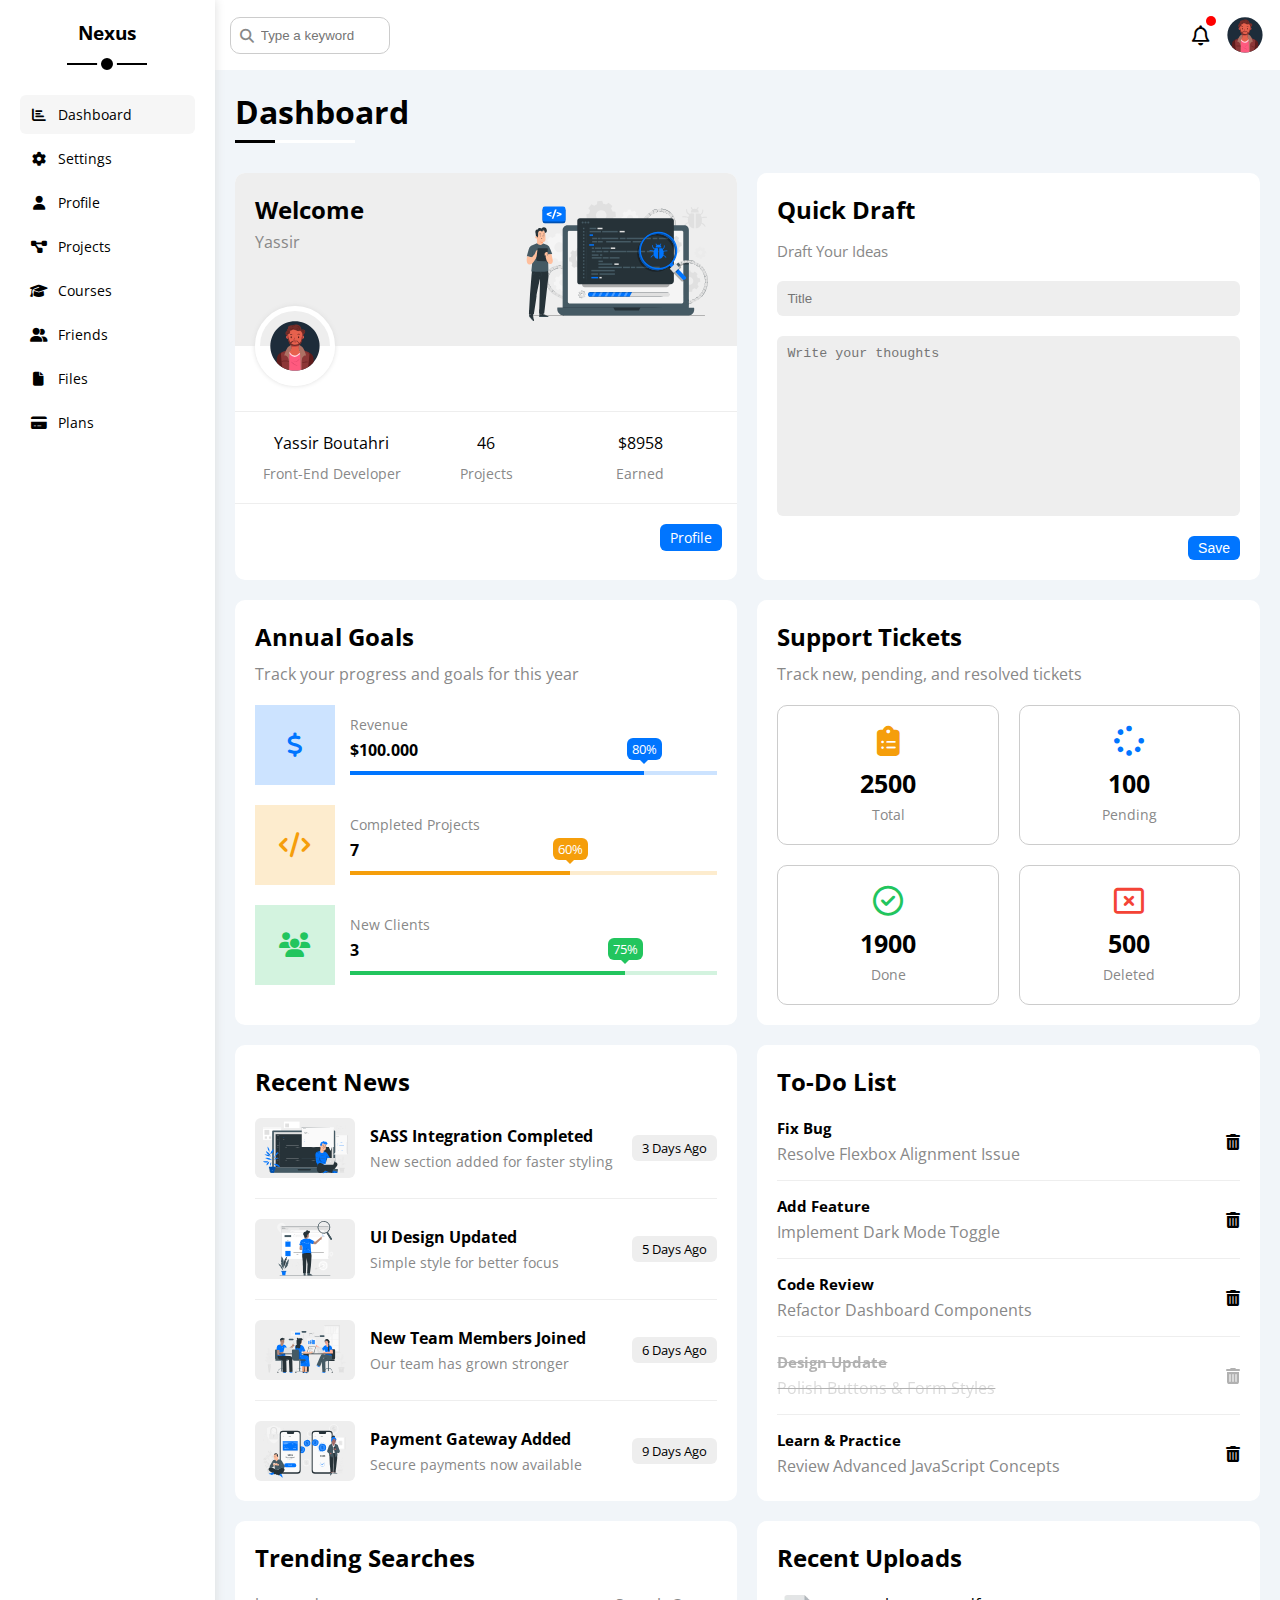
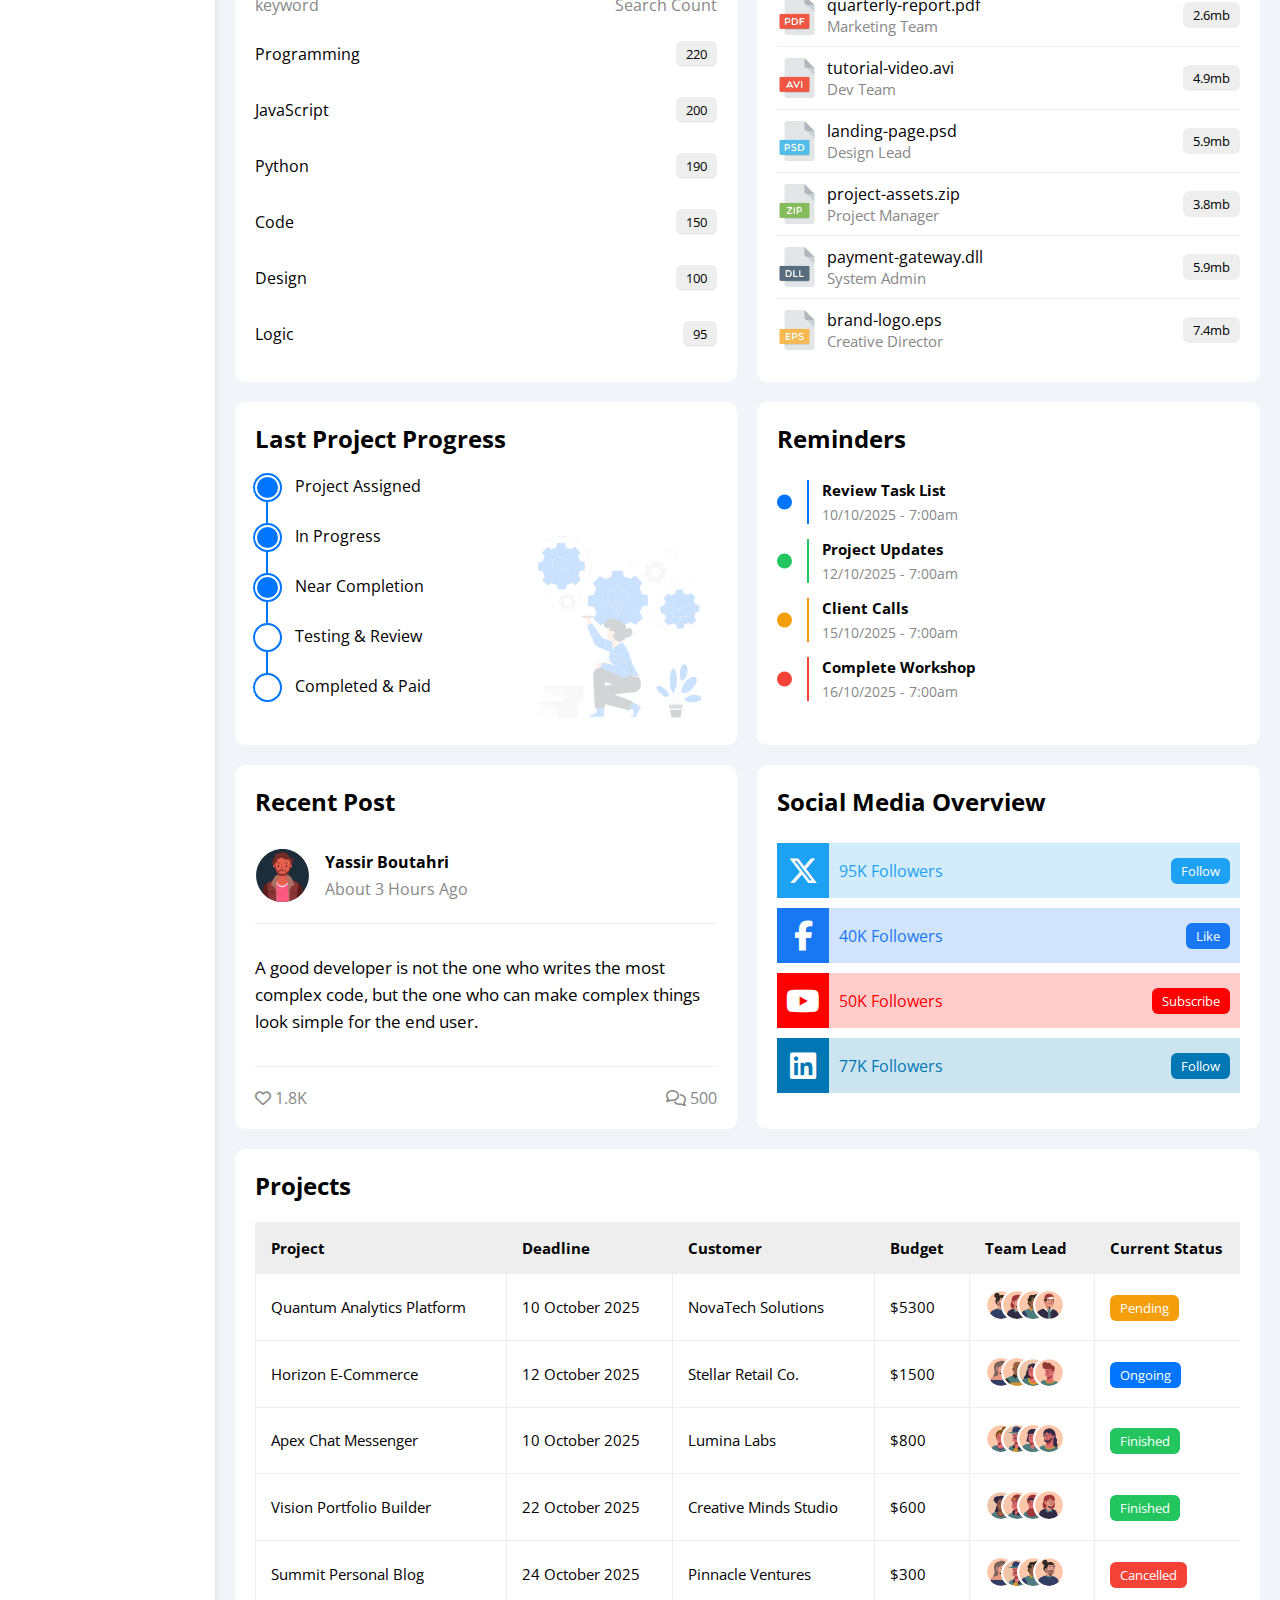
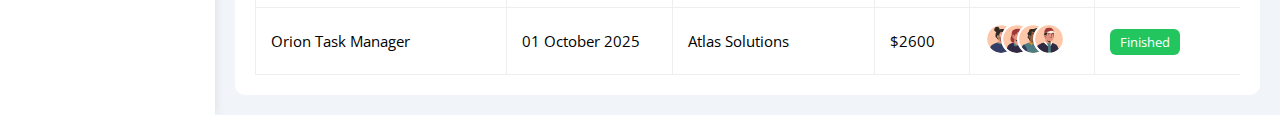
<file: index.html>
<!DOCTYPE html>
<html lang="en">

<head>
    <meta charset="UTF-8">
    <meta name="viewport" content="width=device-width, initial-scale=1.0">
    <title>Nexus</title>
    <link rel="stylesheet" href="css/main.css">
    <link rel="stylesheet" href="css/framework.css">
    <link rel="stylesheet" href="https://cdnjs.cloudflare.com/ajax/libs/font-awesome/6.5.0/css/all.min.css">
    <link rel="preconnect" href="https://fonts.googleapis.com">
    <link rel="preconnect" href="https://fonts.gstatic.com" crossorigin>
    <link href="https://fonts.googleapis.com/css2?family=Open+Sans:wght@300;500&#038;display=swap" rel="stylesheet" />
</head>

<body>
    <div class="page d-flex">
        <div class="sidebar bg-white p-relative">
            <h3 class="p-relative txt-c mt-0">Nexus</h3>
            <ul>
                <li class="rad-6">
                    <a class="active d-flex align-center fs-14 c-black rad-6 p-10" href="index.html">
                        <i class="mr-10 fa-solid fa-chart-bar fa-fw"></i>
                        <span>Dashboard</span>
                    </a>
                </li>
                <li>
                    <a class="d-flex align-center fs-14 c-black rad-6 p-10" href="settings.html">
                        <i class="mr-10 fa-solid fa-gear fa-fw"></i>
                        <span>Settings</span>
                    </a>
                </li>
                <li>
                    <a class="d-flex align-center fs-14 c-black rad-6 p-10" href="profile.html">
                        <i class="mr-10 fa-solid fa-user fa-fw"></i>
                        <span>Profile</span>
                    </a>
                </li>
                <li>
                    <a class="d-flex align-center fs-14 c-black rad-6 p-10" href="projects.html">
                        <i class="mr-10 fa-solid fa-diagram-project fa-fw"></i>
                        <span>Projects</span>
                    </a>
                </li>
                <li>
                    <a class="d-flex align-center fs-14 c-black rad-6 p-10" href="courses.html">
                        <i class="mr-10 fa-solid fa-graduation-cap fa-fw"></i>
                        <span>Courses</span>
                    </a>
                </li>
                <li>
                    <a class="d-flex align-center fs-14 c-black rad-6 p-10" href="friend.html">
                        <i class="mr-10 fa-solid fa-user-group fa-fw"></i>
                        <span>Friends</span>
                    </a>
                </li>
                <li>
                    <a class="d-flex align-center fs-14 c-black rad-6 p-10" href="files.html">
                        <i class="mr-10 fa-solid fa-file fa-fw"></i>
                        <span>Files</span>
                    </a>
                </li>
                <li>
                    <a class="d-flex align-center fs-14 c-black rad-6 p-10" href="plans.html">
                        <i class="mr-10 fa-solid fa-credit-card fa-fw"></i>
                        <span>Plans</span>
                    </a>
                </li>
            </ul>
        </div>
        <div class="content w-full">
            <!-- Start head -->
            <div class="head bg-white p-10 w-full between-flex p-relative">
                <div class="search">
                    <input class="rad-10 p-10 bord-c" type="search" placeholder="Type a keyword">
                </div>
                <div class="icons d-flex align-center">
                    <span class="p-relative">
                        <i class="fa-regular fa-bell mr-10 fa-lg"></i>
                    </span>
                    <img src="images/my-image.svg" alt="">
                </div>
            </div>
            <!-- End head -->
            <h1 class="p-relative">Dashboard</h1>
            <div class="wrapper d-grid gap-20">
                <!-- Start welcome wedget -->
                <div class="welcome rad-10 bg-white txt-c-mobile mobile-block">
                    <div class="intro p-20 d-flex s-between bg-eee">
                        <div>
                            <h2 class="m-0">Welcome</h2>
                            <p class="c-gray mt-5">Yassir</p>
                        </div>
                        <img class="hide-in-mobile" src="images/welcome.svg" alt="">
                    </div>
                    <img class="avatar" src="images/my-image.svg" alt="">
                    <div class="body d-flex txt-c p-20 mt-20 mb-20 mobile-block">
                        <div>Yassir Boutahri<span class="d-block fs-14 c-gray mt-10">Front-End Developer</span></div>
                        <div>46<span class="d-block fs-14 c-gray mt-10">Projects</span></div>
                        <div>$8958<span class="d-block fs-14 c-gray mt-10">Earned</span></div>
                    </div>
                    <a href="profile.html" class="visit d-block bg-blue fs-14 c-white w-fit btn-shape">Profile</a>
                </div>
                <!-- End welcome wedget -->
                <!-- Start quick draft -->
                <div class="draft rad-10 bg-white txt-c-mobile p-20">
                    <h2 class="m-0 mb-10">Quick Draft</h2>
                    <p class="c-gray mb-20 fs-15">Draft Your Ideas</p>
                    <form>
                        <input class="d-block w-full bg-eee rad-6 p-10 bord-non" type="text" placeholder="Title">
                        <textarea class="d-block w-full mt-20 bg-eee rad-6 p-10 bord-non" name="thought" id=""
                            placeholder="Write your thoughts"></textarea>
                        <input class="save mt-20 d-block fs-14 w-fit bg-blue c-white bord-non btn-shape" type="submit"
                            value="Save">
                    </form>
                </div>
                <!-- End quick draft -->
                <!-- Start Annual Goals -->
                <div class="annual-goals bg-white rad-10 p-20">
                    <h2 class="m-0">Annual Goals</h2>
                    <p class="mt-10 c-gray mb-20">Track your progress and goals for this year</p>
                    <div class="body">
                        <div class="target revenue d-flex align-center">
                            <div class="center-flex c-blue"><i class="fa-solid fa-dollar-sign"></i>
                            </div>
                            <div class="info">
                                <span class="d-block c-gray fs-14">Revenue</span>
                                <span class="d-block fw-bold mt-5">$100.000</span>
                                <div class="tracker mt-10">
                                    <div class="progress" progress="80%" style="width: 80%"></div>
                                </div>
                            </div>
                        </div>
                        <div class="target projects d-flex align-center">
                            <div class="center-flex c-orange"><i class="fa-solid fa-code"></i>
                            </div>
                            <div class="info">
                                <span class="d-block c-gray fs-14">Completed Projects</span>
                                <span class="d-block fw-bold mt-5">7</span>
                                <div class="tracker mt-10">
                                    <div class="progress" progress="60%" style="width: 60%"></div>
                                </div>
                            </div>
                        </div>
                        <div class="target clients d-flex align-center">
                            <div class="center-flex c-green"><i class="fa-solid fa-users"></i>
                            </div>
                            <div class="info">
                                <span class="d-block c-gray fs-14">New Clients</span>
                                <span class="d-block fw-bold mt-5">3</span>
                                <div class="tracker mt-10">
                                    <div class="progress" progress="75%" style="width: 75%"></div>
                                </div>
                            </div>
                        </div>
                    </div>
                </div>
                <!-- End Annual Goals -->
                <!-- Start Support Tickets -->
                <div class="support-tickets bg-white rad-10 p-20">
                    <h2 class="m-0">Support Tickets</h2>
                    <p class="c-gray mt-10 mb-20">Track new, pending, and resolved tickets</p>
                    <div class="tickets d-flex f-wrap gap-20 txt-c">
                        <div class="ticket bord-c rad-10 fs-14 c-gray p-20">
                            <i class="fa-solid fa-clipboard-list mb-10 c-orange"></i>
                            <span class="d-block fw-bold fs-25 c-black mb-5">2500</span>
                            Total
                        </div>
                        <div class="ticket bord-c rad-10 fs-14 c-gray p-20">
                            <i class="fa-solid fa-spinner mb-10 c-blue"></i>
                            <span class="d-block fw-bold fs-25 c-black mb-5">100</span>
                            Pending
                        </div>
                        <div class="ticket bord-c rad-10 fs-14 c-gray p-20">
                            <i class="fa-regular fa-circle-check mb-10 c-green"></i>
                            <span class="d-block fw-bold fs-25 c-black mb-5">1900</span>
                            Done
                        </div>
                        <div class="ticket bord-c rad-10 fs-14 c-gray p-20">
                            <i class="fa-regular fa-rectangle-xmark mb-10 c-red"></i>
                            <span class="d-block fw-bold fs-25 c-black mb-5">500</span>
                            Deleted
                        </div>
                    </div>
                </div>
                <!-- Start Support Tickets -->
                <!-- Start Recent News -->
                <div class="recent-news bg-white p-20 rad-10 txt-c-mobile">
                    <h2 class="m-0 mb-20">Recent News</h2>
                    <div>
                        <div class="box d-flex align-center mobile-block">
                            <img class="bg-eee rad-6" src="images/news1.svg" alt="">
                            <div class="info d-flex align-center s-between w-full f-1 mobile-block">
                                <div class="div">
                                    <h3 class="title fw-bold m-0 fs-16 mb-5">SASS Integration Completed</h3>
                                    <p class="fs-14 m-0 mt-5 c-gray">New section added for faster styling</p>
                                </div>
                                <span class="time fs-13 bg-eee btn-shape">3 Days Ago</span>
                            </div>
                        </div>
                        <div class="box d-flex align-center mobile-block">
                            <img class="bg-eee rad-6" src="images/news2.svg" alt="">
                            <div class="info d-flex align-center s-between w-full f-1 mobile-block">
                                <div class="div">
                                    <h3 class="title fw-bold m-0 fs-16 mb-5">UI Design Updated</h3>
                                    <p class="fs-14 m-0 mt-5 c-gray">Simple style for better focus</p>
                                </div>
                                <span class="time fs-13 bg-eee btn-shape">5 Days Ago</span>
                            </div>
                        </div>
                        <div class="box d-flex align-center mobile-block">
                            <img class="bg-eee rad-6" src="images/news3.svg" alt="">
                            <div class="info d-flex align-center s-between w-full f-1 mobile-block">
                                <div class="div">
                                    <h3 class="title fw-bold m-0 fs-16 mb-5">New Team Members Joined</h3>
                                    <p class="fs-14 m-0 mt-5 c-gray">Our team has grown stronger</p>
                                </div>
                                <span class="time fs-13 bg-eee btn-shape">6 Days Ago</span>
                            </div>
                        </div>
                        <div class="box d-flex align-center mobile-block">
                            <img class="bg-eee rad-6" src="images/news4.svg" alt="">
                            <div class="info d-flex align-center s-between w-full f-1 mobile-block">
                                <div class="div">
                                    <h3 class="title fw-bold m-0 fs-16 mb-5">Payment Gateway Added</h3>
                                    <p class="fs-14 m-0 mt-5 c-gray">Secure payments now available</p>
                                </div>
                                <span class="time fs-13 bg-eee btn-shape">9 Days Ago</span>
                            </div>
                        </div>
                    </div>
                </div>
                <!-- End Recent News -->
                <!-- Start to do list -->
                <div class="to-do-list bg-white rad-10 p-20">
                    <h2 class="m-0 mb-20">To-Do List</h2>
                    <div class="task between-flex bord-b-e mb-15 pb-15">
                        <div class="info">
                            <h3 class="m-0 mb-5 fs-15">Fix Bug</h3>
                            <p class="c-gray m-0">Resolve Flexbox Alignment Issue</p>
                        </div>
                        <i class="fa-solid fa-trash-can"></i>
                    </div>
                    <div class="task between-flex bord-b-e mb-15 pb-15">
                        <div class="info">
                            <h3 class="m-0 mb-5 fs-15">Add Feature</h3>
                            <p class="c-gray m-0">Implement Dark Mode Toggle</p>
                        </div>
                        <i class="fa-solid fa-trash-can"></i>
                    </div>
                    <div class="task between-flex bord-b-e mb-15 pb-15">
                        <div class="info">
                            <h3 class="m-0 mb-5 fs-15">Code Review</h3>
                            <p class="c-gray m-0">Refactor Dashboard Components</p>
                        </div>
                        <i class="fa-solid fa-trash-can"></i>
                    </div>
                    <div class="task between-flex bord-b-e mb-15 pb-15 done">
                        <div class="info">
                            <h3 class="m-0 mb-5 fs-15">Design Update</h3>
                            <p class="c-gray m-0">Polish Buttons & Form Styles</p>
                        </div>
                        <i class="fa-solid fa-trash-can"></i>
                    </div>
                    <div class="task between-flex">
                        <div class="info">
                            <h3 class="m-0 mb-5 fs-15">Learn & Practice</h3>
                            <p class="c-gray m-0">Review Advanced JavaScript Concepts</p>
                        </div>
                        <i class="fa-solid fa-trash-can"></i>
                    </div>
                </div>
                <!-- End to do list -->
                <!-- Start Trending Searches -->
                <div class="searches p-20 rad-10 bg-white">
                    <h2 class="m-0 mb-20">Trending Searches</h2>
                    <div>
                        <div class="keyword between-flex mb-10 c-gray">
                            <span>keyword</span>
                            <span>Search Count</span>
                        </div>
                        <div class="keyword between-flex pt-15 pb-15">
                            <span>Programming</span>
                            <span class="btn-shape bg-eee fs-13">220</span>
                        </div>
                        <div class="keyword between-flex pt-15 pb-15">
                            <span>JavaScript</span>
                            <span class="btn-shape bg-eee fs-13">200</span>
                        </div>
                        <div class="keyword between-flex pt-15 pb-15">
                            <span>Python</span>
                            <span class="btn-shape bg-eee fs-13">190</span>
                        </div>
                        <div class="keyword between-flex pt-15 pb-15">
                            <span>Code</span>
                            <span class="btn-shape bg-eee fs-13">150</span>
                        </div>
                        <div class="keyword between-flex pt-15 pb-15">
                            <span>Design</span>
                            <span class="btn-shape bg-eee fs-13">100</span>
                        </div>
                        <div class="keyword between-flex pt-15 pb-15">
                            <span>Logic</span>
                            <span class="btn-shape bg-eee fs-13">95</span>
                        </div>
                    </div>
                </div>
                <!-- End Trending Searches -->
                <!-- Start Recent Uploads -->
                <div class="recent-uploads bg-white rad-10 p-20">
                    <h2 class="m-0 mb-20">Recent Uploads</h2>
                    <div class="upload d-flex align-center bord-b-e mb-10 pb-10">
                        <img class="mr-10" src="images/upload1.webp" alt="">
                        <div class="info f-1">
                            <div class="name">quarterly-report.pdf</div>
                            <div class="uploader c-gray fs-15">Marketing Team</div>
                        </div>
                        <span class="size fs-13 bg-eee btn-shape">2.6mb</span>
                    </div>
                    <div class="upload d-flex align-center bord-b-e mb-10 pb-10">
                        <img class="mr-10" src="images/upload2.webp" alt="">
                        <div class="info f-1">
                            <div class="name">tutorial-video.avi</div>
                            <div class="uploader c-gray fs-15">Dev Team</div>
                        </div>
                        <span class="size fs-13 bg-eee btn-shape">4.9mb</span>
                    </div>
                    <div class="upload d-flex align-center bord-b-e mb-10 pb-10">
                        <img class="mr-10" src="images/upload3.webp" alt="">
                        <div class="info f-1">
                            <div class="name">landing-page.psd</div>
                            <div class="uploader c-gray fs-15">Design Lead</div>
                        </div>
                        <span class="size fs-13 bg-eee btn-shape">5.9mb</span>
                    </div>
                    <div class="upload d-flex align-center bord-b-e mb-10 pb-10">
                        <img class="mr-10" src="images/upload4.webp" alt="">
                        <div class="info f-1">
                            <div class="name">project-assets.zip</div>
                            <div class="uploader c-gray fs-15">Project Manager</div>
                        </div>
                        <span class="size fs-13 bg-eee btn-shape">3.8mb</span>
                    </div>
                    <div class="upload d-flex align-center bord-b-e mb-10 pb-10">
                        <img class="mr-10" src="images/upload5.webp" alt="">
                        <div class="info f-1">
                            <div class="name">payment-gateway.dll</div>
                            <div class="uploader c-gray fs-15">System Admin</div>
                        </div>
                        <span class="size fs-13 bg-eee btn-shape">5.9mb</span>
                    </div>
                    <div class="upload d-flex align-center">
                        <img class="mr-10" src="images/upload6.webp" alt="">
                        <div class="info f-1">
                            <div class="name">brand-logo.eps</div>
                            <div class="uploader c-gray fs-15">Creative Director</div>
                        </div>
                        <span class="size fs-13 bg-eee btn-shape">7.4mb</span>
                    </div>
                </div>
                <!-- End Recent Uploads -->
                <!-- Start Project Progress -->
                <div class="progress bg-white rad-10 p-20 p-relative">
                    <h2 class="m-0 mb-20">Last Project Progress</h2>
                    <div class="d-flex">
                        <div class="mr-15"></div>Project Assigned
                    </div>
                    <div class="d-flex">
                        <div class="mr-15"></div>In Progress
                    </div>
                    <div class="d-flex">
                        <div class="mr-15"></div>Near Completion
                    </div>
                    <div class=" d-flex">
                        <div class="mr-15 doing"></div>Testing & Review
                    </div>
                    <div class="d-flex">
                        <div class="mr-15 to-do"></div>Completed & Paid
                    </div>
                    <img class="hide-in-mobile" src="images/progress-image.svg" alt="">
                </div>
                <!-- End Project Progress -->
                <!-- Start Reminders -->
                <div class="reminders bg-white rad-10 p-20">
                    <h2 class="m-0 mb-25">Reminders</h2>
                    <ul>
                        <li class="mb-15 blue">
                            <div class="mb-5 fw-bold fs-15">Review Task List</div>
                            <div class="c-gray fs-14">10/10/2025 - 7:00am</div>
                        </li>
                        <li class="mb-15 green">
                            <div class="mb-5 fw-bold fs-15">Project Updates</div>
                            <div class="c-gray fs-14">12/10/2025 - 7:00am </div>
                        </li>
                        <li class="mb-15 orange">
                            <div class="mb-5 fw-bold fs-15">Client Calls</div>
                            <div class="c-gray fs-14">15/10/2025 - 7:00am </div>
                        </li>
                        <li class="mb-15 red">
                            <div class="mb-5 fw-bold fs-15">Complete Workshop</div>
                            <div class="c-gray fs-14">16/10/2025 - 7:00am </div>
                        </li>
                    </ul>
                </div>
                <!-- End Reminders -->
                <!--Sart Recent Post -->
                <div class="recent-post bg-white p-20 rad-10">
                    <h2 class="m-0 mb-20">Recent Post</h2>
                    <div class="publisher d-flex align-center mb-10">
                        <img class="" src="images/my-image.svg" alt="">
                        <div class="info ml-5">
                            <div class="name fw-bold mb-5">Yassir Boutahri</div>
                            <div class="time c-gray">About 3 Hours Ago</div>
                        </div>
                    </div>
                    <div class="post pb-30 pt-30 bord-b-e bord-t-e txt-c-mobile">A good developer is not the one who
                        writes the most
                        complex
                        code, but the one who
                        can make complex things look simple for the end user.</div>
                    <div class="interaction between-flex c-gray mt-20">
                        <div class="likes">
                            <i class="fa-regular fa-heart"></i>
                            1.8K
                        </div>
                        <div class="comments">
                            <i class="fa-regular fa-comments"></i>
                            500
                        </div>
                    </div>
                </div>
                <!-- ENd Recent Post -->
                <!-- Start Social Media -->
                <div class="social-media rad-10 bg-white p-20">
                    <h2 class="m-0 mb-25">Social Media Overview</h2>
                    <div class="media d-flex align-center mb-10 x">
                        <i class="fa-brands fa-x-twitter c-white mr-10"></i>
                        <div class="between-flex w-full">
                            <span class="followers ">95K Followers</span>
                            <a href="" class="button btn-shape c-white mr-10 fs-13">Follow</a>
                        </div>
                    </div>
                    <div class="media d-flex align-center mb-10 f">
                        <i class="fa-brands fa-facebook-f c-white mr-10"></i>
                        <div class="between-flex w-full">
                            <span class="followers ">40K Followers</span>
                            <a href="" class="button btn-shape c-white mr-10 fs-13">Like</a>
                        </div>
                    </div>
                    <div class="media d-flex align-center mb-10 y">
                        <i class="fa-brands fa-youtube c-white mr-10"></i>
                        <div class="between-flex w-full">
                            <span class="followers ">50K Followers</span>
                            <a href="" class="button btn-shape c-white mr-10 fs-13">Subscribe</a>
                        </div>
                    </div>
                    <div class="media d-flex align-center in">
                        <i class="fa-brands fa-linkedin c-white mr-10"></i>
                        <div class="between-flex w-full">
                            <span class="followers ">77K Followers</span>
                            <a href="" class="button btn-shape c-white mr-10 fs-13">Follow</a>
                        </div>
                    </div>
                </div>
                <!-- End Social Media  -->

            </div>
            <!-- Start Projects -->
            <div class="projects-table rad-10 bg-white p-20">
                <h2 class="m-0 mb-20">Projects</h2>
                <div style="overflow-x:auto;">
                    <table class="fs-15">
                        <tr>
                            <th>Project</th>
                            <th>Deadline</th>
                            <th>Customer</th>
                            <th>Budget</th>
                            <th>Team Lead</th>
                            <th>Current Status</th>
                        </tr>
                        <tr>
                            <td>Quantum Analytics Platform</td>
                            <td>10 October 2025</td>
                            <td>NovaTech Solutions</td>
                            <td>$5300</td>
                            <td>
                                <img class="image1 bord-half" src="images/team1.svg" alt="">
                                <img class="image2 bord-half" src="images/team2.svg" alt="">
                                <img class="image3 bord-half" src="images/team3.svg" alt="">
                                <img class="image4 bord-half" src="images/team4.svg" alt="">

                            </td>
                            <td>
                                <span class="bg-orange btn-shape c-white fs-13">Pending</span>
                            </td>
                        </tr>
                        <tr>
                            <td>Horizon E-Commerce</td>
                            <td>12 October 2025</td>
                            <td>Stellar Retail Co.</td>
                            <td>$1500</td>
                            <td>
                                <img class="image1 bord-half" src="images/team5.svg" alt="">
                                <img class="image2 bord-half" src="images/team6.svg" alt="">
                                <img class="image3 bord-half" src="images/team7.svg" alt="">
                                <img class="image4 bord-half" src="images/team8.svg" alt="">

                            </td>
                            <td>
                                <span class="bg-blue btn-shape c-white fs-13">Ongoing</span>
                            </td>
                        </tr>
                        <tr>
                            <td>Apex Chat Messenger</td>
                            <td>10 October 2025</td>
                            <td>Lumina Labs</td>
                            <td>$800</td>
                            <td>
                                <img class="image1 bord-half" src="images/team9.svg" alt="">
                                <img class="image2 bord-half" src="images/team10.svg" alt="">
                                <img class="image3 bord-half" src="images/team11.svg" alt="">
                                <img class="image4 bord-half" src="images/team12.svg" alt="">

                            </td>
                            <td>
                                <span class="bg-green btn-shape c-white fs-13">Finished</span>
                            </td>
                        </tr>
                        <tr>
                            <td>Vision Portfolio Builder</td>
                            <td>22 October 2025</td>
                            <td>Creative Minds Studio</td>
                            <td>$600</td>
                            <td>
                                <img class="image1 bord-half" src="images/team13.svg" alt="">
                                <img class="image2 bord-half" src="images/team14.svg" alt="">
                                <img class="image3 bord-half" src="images/team15.svg" alt="">
                                <img class="image4 bord-half" src="images/team2.svg" alt="">

                            </td>
                            <td>
                                <span class="bg-green btn-shape c-white fs-13">Finished</span>
                            </td>
                        </tr>
                        <tr>
                            <td>Summit Personal Blog</td>
                            <td>24 October 2025</td>
                            <td>Pinnacle Ventures</td>
                            <td>$300</td>
                            <td>
                                <img class="image1 bord-half" src="images/team5.svg" alt="">
                                <img class="image2 bord-half" src="images/team10.svg" alt="">
                                <img class="image3 bord-half" src="images/team3.svg" alt="">
                                <img class="image4 bord-half" src="images/team1.svg" alt="">

                            </td>
                            <td>
                                <span class="bg-red btn-shape c-white fs-13">Cancelled</span>
                            </td>
                        </tr>
                        <tr>
                            <td>Orion Task Manager</td>
                            <td>01 October 2025</td>
                            <td>Atlas Solutions</td>
                            <td>$2600</td>
                            <td>
                                <img class="image1 bord-half" src="images/team1.svg" alt="">
                                <img class="image2 bord-half" src="images/team2.svg" alt="">
                                <img class="image3 bord-half" src="images/team3.svg" alt="">
                                <img class="image4 bord-half" src="images/team4.svg" alt="">

                            </td>
                            <td>
                                <span class="bg-green btn-shape c-white fs-13">Finished</span>
                            </td>
                        </tr>
                    </table>
                </div>
            </div>
            <!-- End Projects -->
        </div>
    </div>
</body>

</html>
</file>
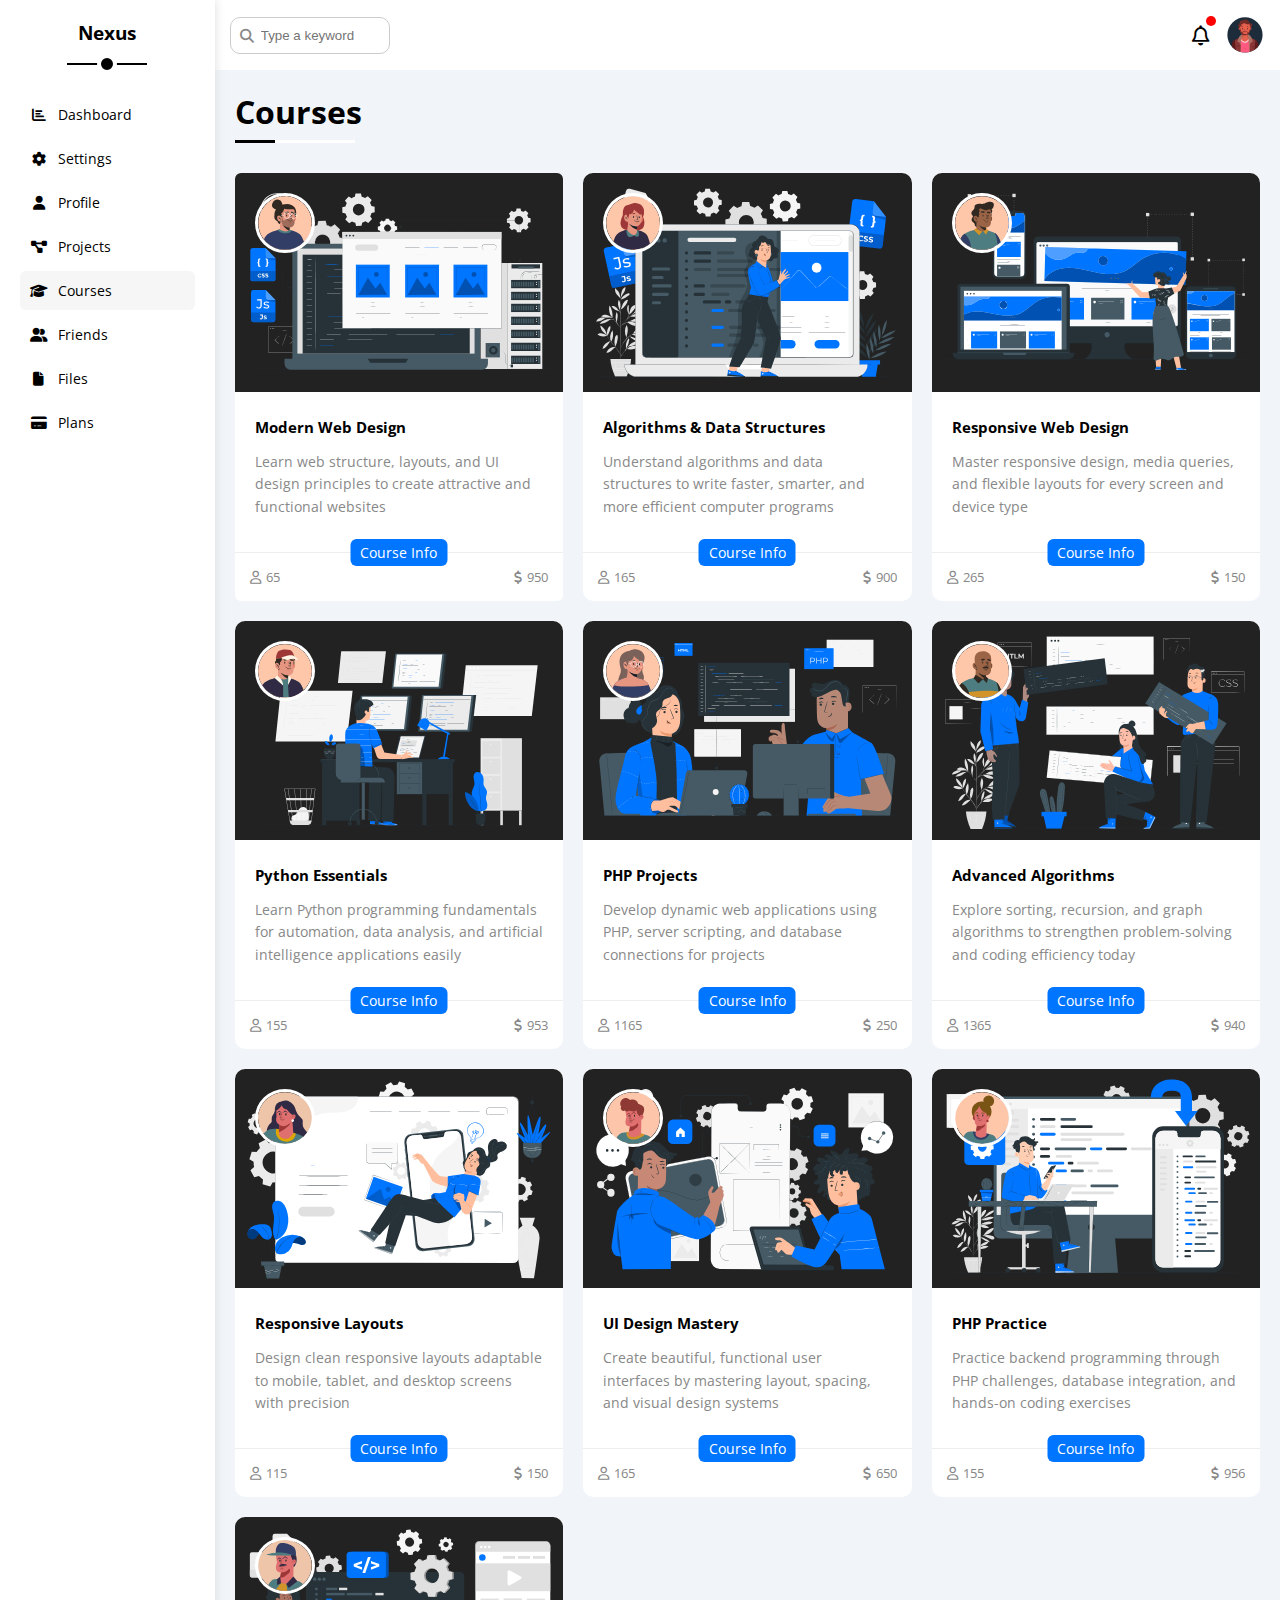
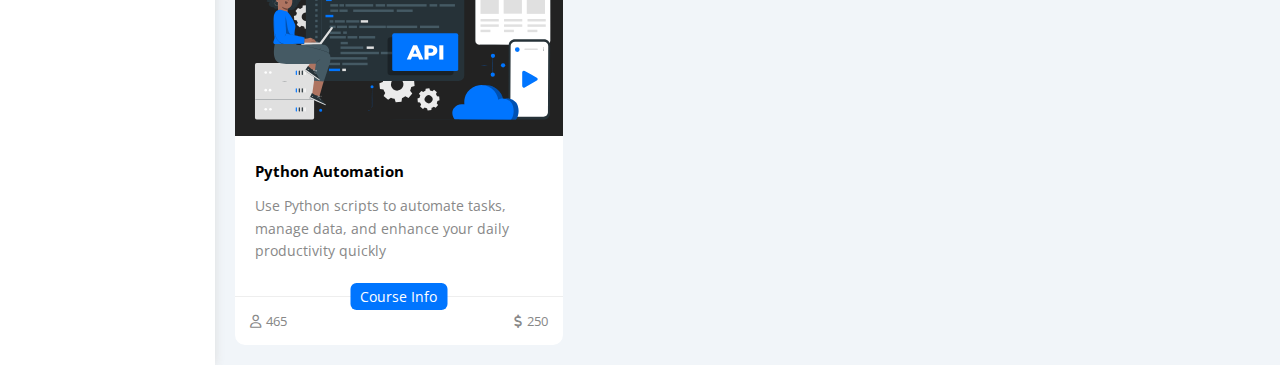
<file: courses.html>
<!DOCTYPE html>
<html lang="en">

<head>
    <meta charset="UTF-8">
    <meta name="viewport" content="width=device-width, initial-scale=1.0">
    <title>Courses</title>
    <link rel="stylesheet" href="css/framework.css">
    <link rel="stylesheet" href="css/main.css">
    <link rel="stylesheet" href="https://cdnjs.cloudflare.com/ajax/libs/font-awesome/6.5.0/css/all.min.css">
    <link rel="preconnect" href="https://fonts.googleapis.com">
    <link rel="preconnect" href="https://fonts.gstatic.com" crossorigin>
    <link href="https://fonts.googleapis.com/css2?family=Open+Sans:wght@300;500&#038;display=swap" rel="stylesheet" />
</head>

<body>
    <div class="page d-flex">
        <div class="sidebar bg-white p-relative">
            <h3 class="p-relative txt-c mt-0">Nexus</h3>
            <ul>
                <li class="rad-6">
                    <a class="d-flex align-center fs-14 c-black rad-6 p-10" href="index.html">
                        <i class="mr-10 fa-solid fa-chart-bar fa-fw"></i>
                        <span>Dashboard</span>
                    </a>
                </li>
                <li>
                    <a class="d-flex align-center fs-14 c-black rad-6 p-10" href="settings.html">
                        <i class="mr-10 fa-solid fa-gear fa-fw"></i>
                        <span>Settings</span>
                    </a>
                </li>
                <li>
                    <a class="d-flex align-center fs-14 c-black rad-6 p-10" href="profile.html">
                        <i class="mr-10 fa-solid fa-user fa-fw"></i>
                        <span>Profile</span>
                    </a>
                </li>
                <li>
                    <a class="d-flex align-center fs-14 c-black rad-6 p-10" href="projects.html">
                        <i class="mr-10 fa-solid fa-diagram-project fa-fw"></i>
                        <span>Projects</span>
                    </a>
                </li>
                <li>
                    <a class="active d-flex align-center fs-14 c-black rad-6 p-10" href="courses.html">
                        <i class="mr-10 fa-solid fa-graduation-cap fa-fw"></i>
                        <span>Courses</span>
                    </a>
                </li>
                <li>
                    <a class="d-flex align-center fs-14 c-black rad-6 p-10" href="friend.html">
                        <i class="mr-10 fa-solid fa-user-group fa-fw"></i>
                        <span>Friends</span>
                    </a>
                </li>
                <li>
                    <a class="d-flex align-center fs-14 c-black rad-6 p-10" href="files.html">
                        <i class="mr-10 fa-solid fa-file fa-fw"></i>
                        <span>Files</span>
                    </a>
                </li>
                <li>
                    <a class="d-flex align-center fs-14 c-black rad-6 p-10" href="plans.html">
                        <i class="mr-10 fa-solid fa-credit-card fa-fw"></i>
                        <span>Plans</span>
                    </a>
                </li>
            </ul>
        </div>
        <div class="content w-full">
            <!-- Start head -->
            <div class="head bg-white p-10 w-full between-flex p-relative">
                <div class="search">
                    <input class="rad-10 p-10 bord-c" type="search" placeholder="Type a keyword">
                </div>
                <div class="icons d-flex align-center">
                    <span class="p-relative">
                        <i class="fa-regular fa-bell mr-10 fa-lg"></i>
                    </span>
                    <img src="images/my-image.svg" alt="">
                </div>
            </div>
            <!-- End head -->
            <h1 class="p-relative">Courses</h1>
            <div class="courses-page d-grid m-20">
                <div class="box bg-white rad-6 p-relative">
                    <div class="image p-relative">
                        <img class="avatar" src="images/team1.svg" alt="">
                        <img class="big-image w-full bg-e" src="images/course1.svg" alt="">
                    </div>
                    <div class="p-20">
                        <h3 class="m-0 mb-10 fs-15">Modern Web Design</h3>
                        <p class="fs-14 c-gray">Learn web structure, layouts, and UI design principles to create
                            attractive and functional websites
                        </p>
                    </div>
                    <div class="info c-gray fs-13 between-flex p-15 bord-t-e p-relative">
                        <span class="button btn-shape bg-blue rad-6 p-absolute c-white fs-14">Course Info</span>
                        <span class="users"><i class="fa-regular fa-user mr-5"></i>65</span>
                        <span class="price"><i class="fa-solid fa-dollar-sign mr-5"></i>950</span>
                    </div>
                </div>
                <div class="box bg-white rad-10 p-relative">
                    <div class="image p-relative">
                        <img class="avatar" src="images/team2.svg" alt="">
                        <img class="big-image w-full bg-e " src="images/course2.svg" alt="">
                    </div>
                    <div class="p-20">
                        <h3 class="m-0 mb-10 fs-15">Algorithms & Data Structures</h3>
                        <p class="fs-14 c-gray">Understand algorithms and data structures to write faster, smarter, and
                            more efficient computer programs
                        </p>

                    </div>
                    <div class="info c-gray fs-13 between-flex p-15 bord-t-e p-relative">
                        <span class="button btn-shape bg-blue rad-6 p-absolute c-white fs-14">Course Info</span>
                        <span class="users"><i class="fa-regular fa-user mr-5"></i>165</span>
                        <span class="price"><i class="fa-solid fa-dollar-sign mr-5"></i>900</span>
                    </div>
                </div>
                <div class="box bg-white rad-10 p-relative">
                    <div class="image p-relative">
                        <img class="avatar" src="images/team3.svg" alt="">
                        <img class="big-image w-full  bg-e" src="images/course3.svg" alt="">
                    </div>
                    <div class="p-20">
                        <h3 class="m-0 mb-10 fs-15">Responsive Web Design</h3>
                        <p class="fs-14 c-gray">Master responsive design, media queries, and flexible layouts for every
                            screen and device type
                        </p>

                    </div>
                    <div class="info c-gray fs-13 between-flex p-15 bord-t-e p-relative">
                        <span class="button btn-shape bg-blue rad-6 p-absolute c-white fs-14">Course Info</span>
                        <span class="users"><i class="fa-regular fa-user mr-5"></i>265</span>
                        <span class="price"><i class="fa-solid fa-dollar-sign mr-5"></i>150</span>
                    </div>
                </div>
                <div class="box bg-white rad-10 p-relative">
                    <div class="image p-relative">
                        <img class="avatar" src="images/team4.svg" alt="">
                        <img class="big-image w-full bg-e" src="images/course4.svg" alt="">
                    </div>
                    <div class="p-20">
                        <h3 class="m-0 mb-10 fs-15">Python Essentials</h3>
                        <p class="fs-14 c-gray">Learn Python programming fundamentals for automation, data analysis, and
                            artificial intelligence applications easily
                        </p>

                    </div>
                    <div class="info c-gray fs-13 between-flex p-15 bord-t-e p-relative">
                        <span class="button btn-shape bg-blue rad-6 p-absolute c-white fs-14">Course Info</span>
                        <span class="users"><i class="fa-regular fa-user mr-5"></i>155</span>
                        <span class="price"><i class="fa-solid fa-dollar-sign mr-5"></i>953</span>
                    </div>
                </div>
                <div class="box bg-white rad-10 p-relative">
                    <div class="image p-relative">
                        <img class="avatar" src="images/team5.svg" alt="">
                        <img class="big-image w-full bg-e" src="images/course5.svg" alt="">
                    </div>
                    <div class="p-20">
                        <h3 class="m-0 mb-10 fs-15">PHP Projects</h3>
                        <p class="fs-14 c-gray">Develop dynamic web applications using PHP, server scripting, and
                            database connections for projects
                        </p>

                    </div>
                    <div class="info c-gray fs-13 between-flex p-15 bord-t-e p-relative">
                        <span class="button btn-shape bg-blue rad-6 p-absolute c-white fs-14">Course Info</span>
                        <span class="users"><i class="fa-regular fa-user mr-5"></i>1165</span>
                        <span class="price"><i class="fa-solid fa-dollar-sign mr-5"></i>250</span>
                    </div>
                </div>
                <div class="box bg-white rad-10 p-relative">
                    <div class="image p-relative">
                        <img class="avatar" src="images/team6.svg" alt="">
                        <img class="big-image w-full bg-e" src="images/course6.svg" alt="">
                    </div>
                    <div class="p-20">
                        <h3 class="m-0 mb-10 fs-15">Advanced Algorithms</h3>
                        <p class="fs-14 c-gray">Explore sorting, recursion, and graph algorithms to strengthen
                            problem-solving and coding efficiency today

                    </div>
                    <div class="info c-gray fs-13 between-flex p-15 bord-t-e p-relative">
                        <span class="button btn-shape bg-blue rad-6 p-absolute c-white fs-14">Course Info</span>
                        <span class="users"><i class="fa-regular fa-user mr-5"></i>1365</span>
                        <span class="price"><i class="fa-solid fa-dollar-sign mr-5"></i>940</span>
                    </div>
                </div>
                <div class="box bg-white rad-10 p-relative">
                    <div class="image p-relative">
                        <img class="avatar" src="images/team7.svg" alt="">
                        <img class="big-image w-full bg-e" src="images/course7.svg" alt="">
                    </div>
                    <div class="p-20">
                        <h3 class="m-0 mb-10 fs-15">Responsive Layouts</h3>
                        <p class="fs-14 c-gray">Design clean responsive layouts adaptable to mobile, tablet, and desktop
                            screens with precision
                        </p>

                    </div>
                    <div class="info c-gray fs-13 between-flex p-15 bord-t-e p-relative">
                        <span class="button btn-shape bg-blue rad-6 p-absolute c-white fs-14">Course Info</span>
                        <span class="users"><i class="fa-regular fa-user mr-5"></i>115</span>
                        <span class="price"><i class="fa-solid fa-dollar-sign mr-5"></i>150</span>
                    </div>
                </div>
                <div class="box bg-white rad-10 p-relative">
                    <div class="image p-relative">
                        <img class="avatar" src="images/team8.svg" alt="">
                        <img class="big-image w-full bg-e" src="images/course8.svg" alt="">
                    </div>
                    <div class="p-20">
                        <h3 class="m-0 mb-10 fs-15">UI Design Mastery</h3>
                        <p class="fs-14 c-gray">Create beautiful, functional user interfaces by mastering layout,
                            spacing, and visual design systems
                        </p>

                    </div>
                    <div class="info c-gray fs-13 between-flex p-15 bord-t-e p-relative">
                        <span class="button btn-shape bg-blue rad-6 p-absolute c-white fs-14">Course Info</span>
                        <span class="users"><i class="fa-regular fa-user mr-5"></i>165</span>
                        <span class="price"><i class="fa-solid fa-dollar-sign mr-5"></i>650</span>
                    </div>
                </div>
                <div class="box bg-white rad-10 p-relative">
                    <div class="image p-relative">
                        <img class="avatar" src="images/team9.svg" alt="">
                        <img class="big-image w-full bg-e" src="images/course9.svg" alt="">
                    </div>
                    <div class="p-20">
                        <h3 class="m-0 mb-10 fs-15">PHP Practice</h3>
                        <p class="fs-14 c-gray">Practice backend programming through PHP challenges, database
                            integration, and hands-on coding exercises

                    </div>
                    <div class="info c-gray fs-13 between-flex p-15 bord-t-e p-relative">
                        <span class="button btn-shape bg-blue rad-6 p-absolute c-white fs-14">Course Info</span>
                        <span class="users"><i class="fa-regular fa-user mr-5"></i>155</span>
                        <span class="price"><i class="fa-solid fa-dollar-sign mr-5"></i>956</span>
                    </div>
                </div>
                <div class="box bg-white rad-10 p-relative">
                    <div class="image p-relative">
                        <img class="avatar" src="images/team10.svg" alt="">
                        <img class="big-image w-full" src="images/course10.svg" alt="">
                    </div>
                    <div class="p-20">
                        <h3 class="m-0 mb-10 fs-15">Python Automation</h3>
                        <p class="fs-14 c-gray">Use Python scripts to automate tasks, manage data, and enhance your
                            daily productivity quickly
                        </p>

                    </div>
                    <div class="info c-gray fs-13 between-flex p-15 bord-t-e p-relative">
                        <span class="button btn-shape bg-blue rad-6 p-absolute c-white fs-14">Course Info</span>
                        <span class="users"><i class="fa-regular fa-user mr-5"></i>465</span>
                        <span class="price"><i class="fa-solid fa-dollar-sign mr-5"></i>250</span>
                    </div>
                </div>
            </div>
        </div>
    </div>

</body>

</html>
</file>
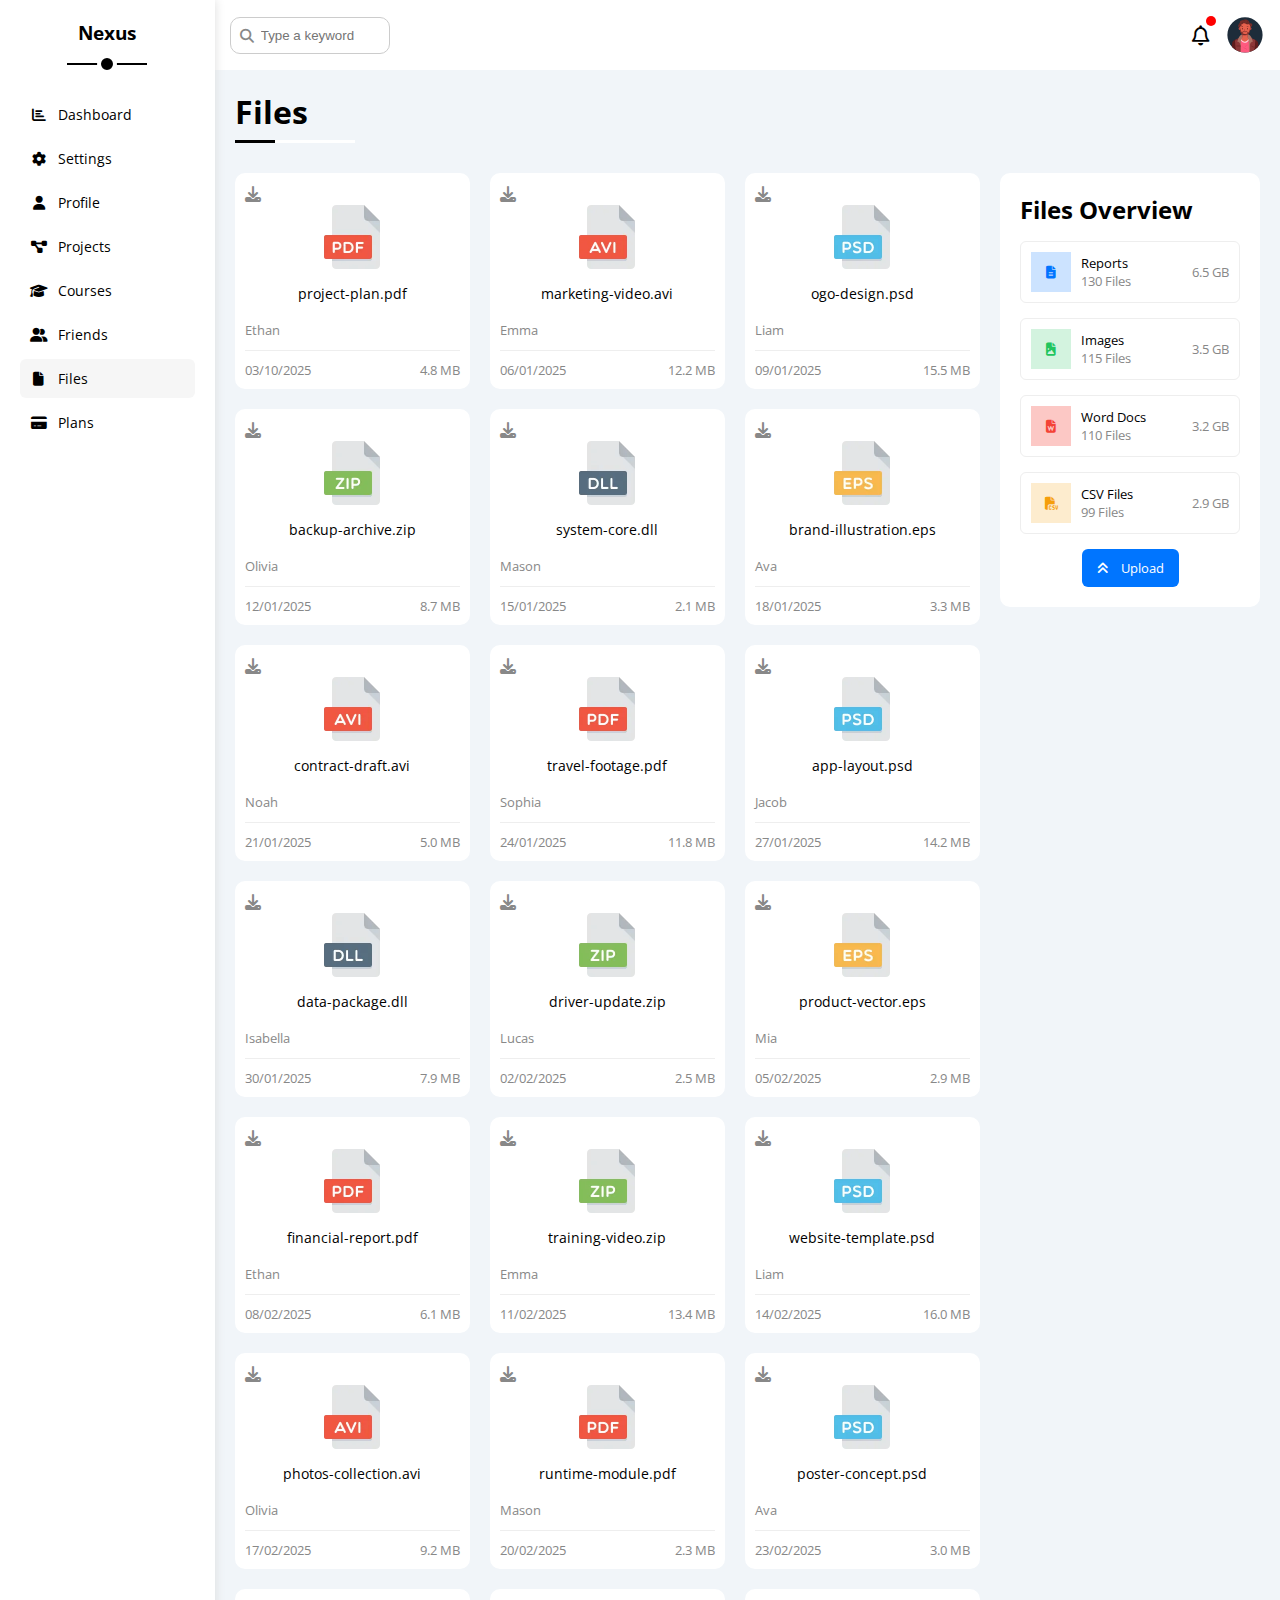
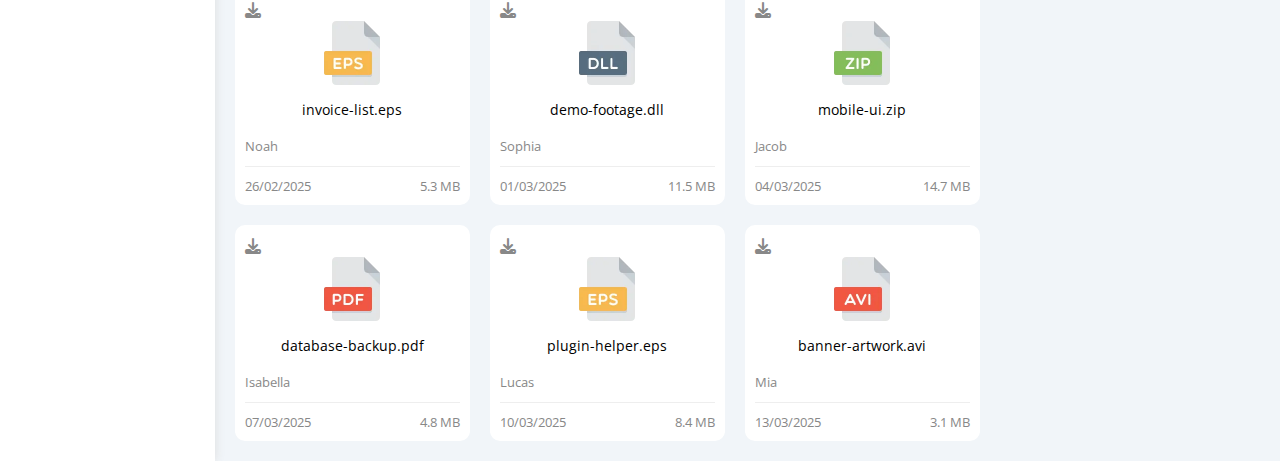
<file: files.html>
<!DOCTYPE html>
<html lang="en">

<head>
    <meta charset="UTF-8">
    <meta name="viewport" content="width=device-width, initial-scale=1.0">
    <title>Courses</title>
    <link rel="stylesheet" href="css/framework.css">
    <link rel="stylesheet" href="css/main.css">
    <link rel="stylesheet" href="https://cdnjs.cloudflare.com/ajax/libs/font-awesome/6.5.0/css/all.min.css">
    <link rel="preconnect" href="https://fonts.googleapis.com">
    <link rel="preconnect" href="https://fonts.gstatic.com" crossorigin>
    <link href="https://fonts.googleapis.com/css2?family=Open+Sans:wght@300;500&#038;display=swap" rel="stylesheet" />
</head>

<body>
    <div class="page d-flex">
        <div class="sidebar bg-white p-relative">
            <h3 class="p-relative txt-c mt-0">Nexus</h3>
            <ul>
                <li class="rad-6">
                    <a class="d-flex align-center fs-14 c-black rad-6 p-10" href="index.html">
                        <i class="mr-10 fa-solid fa-chart-bar fa-fw"></i>
                        <span>Dashboard</span>
                    </a>
                </li>
                <li>
                    <a class="d-flex align-center fs-14 c-black rad-6 p-10" href="settings.html">
                        <i class="mr-10 fa-solid fa-gear fa-fw"></i>
                        <span>Settings</span>
                    </a>
                </li>
                <li>
                    <a class="d-flex align-center fs-14 c-black rad-6 p-10" href="profile.html">
                        <i class="mr-10 fa-solid fa-user fa-fw"></i>
                        <span>Profile</span>
                    </a>
                </li>
                <li>
                    <a class="d-flex align-center fs-14 c-black rad-6 p-10" href="projects.html">
                        <i class="mr-10 fa-solid fa-diagram-project fa-fw"></i>
                        <span>Projects</span>
                    </a>
                </li>
                <li>
                    <a class="d-flex align-center fs-14 c-black rad-6 p-10" href="courses.html">
                        <i class="mr-10 fa-solid fa-graduation-cap fa-fw"></i>
                        <span>Courses</span>
                    </a>
                </li>
                <li>
                    <a class="d-flex align-center fs-14 c-black rad-6 p-10" href="friend.html">
                        <i class="mr-10 fa-solid fa-user-group fa-fw"></i>
                        <span>Friends</span>
                    </a>
                </li>
                <li>
                    <a class="active d-flex align-center fs-14 c-black rad-6 p-10" href="files.html">
                        <i class="mr-10 fa-solid fa-file fa-fw"></i>
                        <span>Files</span>
                    </a>
                </li>
                <li>
                    <a class="d-flex align-center fs-14 c-black rad-6 p-10" href="plans.html">
                        <i class="mr-10 fa-solid fa-credit-card fa-fw"></i>
                        <span>Plans</span>
                    </a>
                </li>
            </ul>
        </div>
        <div class="content w-full">
            <!-- Start head -->
            <div class="head bg-white p-10 w-full between-flex p-relative">
                <div class="search">
                    <input class="rad-10 p-10 bord-c" type="search" placeholder="Type a keyword">
                </div>
                <div class="icons d-flex align-center">
                    <span class="p-relative">
                        <i class="fa-regular fa-bell mr-10 fa-lg"></i>
                    </span>
                    <img src="images/my-image.svg" alt="">
                </div>
            </div>
            <!-- End head -->
            <h1 class="p-relative">Files</h1>
            <div class="files-page d-flex m-20 gap-20">

                <div class="uploads bg-white rad-10 p-20">
                    <h2 class="m-0 mb-15 txt-c-mobile">Files Overview</h2>
                    <div class="file d-flex align-center bord-e rad-6 mb-15 fs-13 p-10">
                        <i class="fa-solid fa-file-lines c-blue blue center-flex icon"></i>
                        <div class="info">

                            <span class="m-0 mb-5">Reports</span>
                            <span class="c-gray d-block">130 Files</span>

                        </div>
                        <span class="size c-gray ">6.5 GB</span>

                    </div>
                    <div class="file d-flex align-center bord-e rad-6 mb-15 fs-13 p-10">
                        <i class="fa-solid fa-file-image c-green green center-flex icon"></i>
                        <div class="info">

                            <span class="m-0 mb-5">Images</span>
                            <span class="c-gray d-block">115 Files</span>

                        </div>
                        <span class="size c-gray ">3.5 GB</span>

                    </div>
                    <div class="file d-flex align-center bord-e rad-6 mb-15 fs-13 p-10">
                        <i class="fa-solid fa-file-word red c-red center-flex icon"></i>
                        <div class="info">

                            <span class="m-0 mb-5">Word Docs</span>
                            <span class="c-gray d-block">110 Files</span>

                        </div>
                        <span class="size c-gray ">3.2 GB</span>

                    </div>
                    <div class="file d-flex align-center bord-e rad-6 mb-15 fs-13 p-10">
                        <i class="fa-solid fa-file-csv orange c-orange center-flex icon"></i>
                        <div class="info">

                            <span class="m-0 mb-5">CSV Files</span>
                            <span class="c-gray d-block">99 Files</span>

                        </div>
                        <span class="size c-gray ">2.9 GB</span>

                    </div>
                    <a class="button fs-13 c-white bg-blue d-block btn-shape w-fit " href="#">
                        <i class="fa-solid fa-angles-up mr-10"></i>
                        Upload
                    </a>
                </div>
                <div class="files d-grid gap-20">
                    <div class="file bg-white rad-10 p-10">
                        <i class="fa-solid fa-download c-gray"></i>
                        <img class="d-block" src="images/upload1.webp" alt="">
                        <p class="file-name fs-14 mb-15 mt-15 txt-c">project-plan.pdf</p>
                        <span class="by fs-13 c-gray ">Ethan</span>
                        <div class="info between-flex c-gray fs-13 bord-t-e pt-10 mt-10">
                            <span>03/10/2025</span>
                            <span>4.8 MB</span>
                        </div>
                    </div>
                    <div class="file bg-white rad-10 p-10">
                        <i class="fa-solid fa-download c-gray"></i>
                        <img class="d-block" src="images/upload2.webp" alt="">
                        <p class="file-name fs-14 mb-15 mt-15 txt-c">marketing-video.avi</p>
                        <span class="by fs-13 c-gray ">Emma</span>
                        <div class="info between-flex c-gray fs-13 bord-t-e pt-10 mt-10">
                            <span>06/01/2025</span>
                            <span>12.2 MB</span>
                        </div>
                    </div>
                    <div class="file bg-white rad-10 p-10">
                        <i class="fa-solid fa-download c-gray"></i>
                        <img class="d-block" src="images/upload3.webp" alt="">
                        <p class="file-name fs-14 mb-15 mt-15 txt-c">ogo-design.psd</p>
                        <span class="by fs-13 c-gray ">Liam</span>
                        <div class="info between-flex c-gray fs-13 bord-t-e pt-10 mt-10">
                            <span>09/01/2025</span>
                            <span>15.5 MB</span>
                        </div>
                    </div>
                    <div class="file bg-white rad-10 p-10">
                        <i class="fa-solid fa-download c-gray"></i>
                        <img class="d-block" src="images/upload4.webp" alt="">
                        <p class="file-name fs-14 mb-15 mt-15 txt-c">backup-archive.zip</p>
                        <span class="by fs-13 c-gray ">Olivia</span>
                        <div class="info between-flex c-gray fs-13 bord-t-e pt-10 mt-10">
                            <span>12/01/2025</span>
                            <span>8.7 MB</span>
                        </div>
                    </div>
                    <div class="file bg-white rad-10 p-10">
                        <i class="fa-solid fa-download c-gray"></i>
                        <img class="d-block" src="images/upload5.webp" alt="">
                        <p class="file-name fs-14 mb-15 mt-15 txt-c">system-core.dll</p>
                        <span class="by fs-13 c-gray ">Mason</span>
                        <div class="info between-flex c-gray fs-13 bord-t-e pt-10 mt-10">
                            <span>15/01/2025</span>
                            <span>2.1 MB</span>
                        </div>
                    </div>
                    <div class="file bg-white rad-10 p-10">
                        <i class="fa-solid fa-download c-gray"></i>
                        <img class="d-block" src="images/upload6.webp" alt="">
                        <p class="file-name fs-14 mb-15 mt-15 txt-c">brand-illustration.eps</p>
                        <span class="by fs-13 c-gray ">Ava</span>
                        <div class="info between-flex c-gray fs-13 bord-t-e pt-10 mt-10">
                            <span>18/01/2025</span>
                            <span>3.3 MB</span>
                        </div>
                    </div>
                    <div class="file bg-white rad-10 p-10">
                        <i class="fa-solid fa-download c-gray"></i>
                        <img class="d-block" src="images/upload2.webp" alt="">
                        <p class="file-name fs-14 mb-15 mt-15 txt-c">contract-draft.avi</p>
                        <span class="by fs-13 c-gray ">Noah</span>
                        <div class="info between-flex c-gray fs-13 bord-t-e pt-10 mt-10">
                            <span>21/01/2025</span>
                            <span>5.0 MB</span>
                        </div>
                    </div>
                    <div class="file bg-white rad-10 p-10">
                        <i class="fa-solid fa-download c-gray"></i>
                        <img class="d-block" src="images/upload1.webp" alt="">
                        <p class="file-name fs-14 mb-15 mt-15 txt-c">travel-footage.pdf</p>
                        <span class="by fs-13 c-gray ">Sophia</span>
                        <div class="info between-flex c-gray fs-13 bord-t-e pt-10 mt-10">
                            <span>24/01/2025</span>
                            <span>11.8 MB</span>
                        </div>
                    </div>
                    <div class="file bg-white rad-10 p-10">
                        <i class="fa-solid fa-download c-gray"></i>
                        <img class="d-block" src="images/upload3.webp" alt="">
                        <p class="file-name fs-14 mb-15 mt-15 txt-c">app-layout.psd</p>
                        <span class="by fs-13 c-gray ">Jacob</span>
                        <div class="info between-flex c-gray fs-13 bord-t-e pt-10 mt-10">
                            <span>27/01/2025</span>
                            <span>14.2 MB</span>
                        </div>
                    </div>
                    <div class="file bg-white rad-10 p-10">
                        <i class="fa-solid fa-download c-gray"></i>
                        <img class="d-block" src="images/upload5.webp" alt="">
                        <p class="file-name fs-14 mb-15 mt-15 txt-c">data-package.dll</p>
                        <span class="by fs-13 c-gray ">Isabella</span>
                        <div class="info between-flex c-gray fs-13 bord-t-e pt-10 mt-10">
                            <span>30/01/2025</span>
                            <span>7.9 MB</span>
                        </div>
                    </div>
                    <div class="file bg-white rad-10 p-10">
                        <i class="fa-solid fa-download c-gray"></i>
                        <img class="d-block" src="images/upload4.webp" alt="">
                        <p class="file-name fs-14 mb-15 mt-15 txt-c">driver-update.zip</p>
                        <span class="by fs-13 c-gray ">Lucas</span>
                        <div class="info between-flex c-gray fs-13 bord-t-e pt-10 mt-10">
                            <span>02/02/2025</span>
                            <span>2.5 MB</span>
                        </div>
                    </div>
                    <div class="file bg-white rad-10 p-10">
                        <i class="fa-solid fa-download c-gray"></i>
                        <img class="d-block" src="images/upload6.webp" alt="">
                        <p class="file-name fs-14 mb-15 mt-15 txt-c">product-vector.eps</p>
                        <span class="by fs-13 c-gray ">Mia</span>
                        <div class="info between-flex c-gray fs-13 bord-t-e pt-10 mt-10">
                            <span>05/02/2025</span>
                            <span>2.9 MB</span>
                        </div>
                    </div>
                    <div class="file bg-white rad-10 p-10">
                        <i class="fa-solid fa-download c-gray"></i>
                        <img class="d-block" src="images/upload1.webp" alt="">
                        <p class="file-name fs-14 mb-15 mt-15 txt-c">financial-report.pdf</p>
                        <span class="by fs-13 c-gray ">Ethan</span>
                        <div class="info between-flex c-gray fs-13 bord-t-e pt-10 mt-10">
                            <span>08/02/2025</span>
                            <span>6.1 MB</span>
                        </div>
                    </div>
                    <div class="file bg-white rad-10 p-10">
                        <i class="fa-solid fa-download c-gray"></i>
                        <img class="d-block" src="images/upload4.webp" alt="">
                        <p class="file-name fs-14 mb-15 mt-15 txt-c">training-video.zip</p>
                        <span class="by fs-13 c-gray ">Emma</span>
                        <div class="info between-flex c-gray fs-13 bord-t-e pt-10 mt-10">
                            <span>11/02/2025</span>
                            <span>13.4 MB</span>
                        </div>
                    </div>
                    <div class="file bg-white rad-10 p-10">
                        <i class="fa-solid fa-download c-gray"></i>
                        <img class="d-block" src="images/upload3.webp" alt="">
                        <p class="file-name fs-14 mb-15 mt-15 txt-c">website-template.psd</p>
                        <span class="by fs-13 c-gray ">Liam</span>
                        <div class="info between-flex c-gray fs-13 bord-t-e pt-10 mt-10">
                            <span>14/02/2025</span>
                            <span>16.0 MB</span>
                        </div>
                    </div>
                    <div class="file bg-white rad-10 p-10">
                        <i class="fa-solid fa-download c-gray"></i>
                        <img class="d-block" src="images/upload2.webp" alt="">
                        <p class="file-name fs-14 mb-15 mt-15 txt-c">photos-collection.avi</p>
                        <span class="by fs-13 c-gray ">Olivia</span>
                        <div class="info between-flex c-gray fs-13 bord-t-e pt-10 mt-10">
                            <span>17/02/2025</span>
                            <span>9.2 MB</span>
                        </div>
                    </div>
                    <div class="file bg-white rad-10 p-10">
                        <i class="fa-solid fa-download c-gray"></i>
                        <img class="d-block" src="images/upload1.webp" alt="">
                        <p class="file-name fs-14 mb-15 mt-15 txt-c">runtime-module.pdf</p>
                        <span class="by fs-13 c-gray ">Mason</span>
                        <div class="info between-flex c-gray fs-13 bord-t-e pt-10 mt-10">
                            <span>20/02/2025</span>
                            <span>2.3 MB</span>
                        </div>
                    </div>
                    <div class="file bg-white rad-10 p-10">
                        <i class="fa-solid fa-download c-gray"></i>
                        <img class="d-block" src="images/upload3.webp" alt="">
                        <p class="file-name fs-14 mb-15 mt-15 txt-c">poster-concept.psd</p>
                        <span class="by fs-13 c-gray ">Ava</span>
                        <div class="info between-flex c-gray fs-13 bord-t-e pt-10 mt-10">
                            <span>23/02/2025</span>
                            <span>3.0 MB</span>
                        </div>
                    </div>
                    <div class="file bg-white rad-10 p-10">
                        <i class="fa-solid fa-download c-gray"></i>
                        <img class="d-block" src="images/upload6.webp" alt="">
                        <p class="file-name fs-14 mb-15 mt-15 txt-c">invoice-list.eps</p>
                        <span class="by fs-13 c-gray ">Noah</span>
                        <div class="info between-flex c-gray fs-13 bord-t-e pt-10 mt-10">
                            <span>26/02/2025</span>
                            <span>5.3 MB</span>
                        </div>
                    </div>
                    <div class="file bg-white rad-10 p-10">
                        <i class="fa-solid fa-download c-gray"></i>
                        <img class="d-block" src="images/upload5.webp" alt="">
                        <p class="file-name fs-14 mb-15 mt-15 txt-c">demo-footage.dll</p>
                        <span class="by fs-13 c-gray ">Sophia</span>
                        <div class="info between-flex c-gray fs-13 bord-t-e pt-10 mt-10">
                            <span>01/03/2025</span>
                            <span>11.5 MB</span>
                        </div>
                    </div>
                    <div class="file bg-white rad-10 p-10">
                        <i class="fa-solid fa-download c-gray"></i>
                        <img class="d-block" src="images/upload4.webp" alt="">
                        <p class="file-name fs-14 mb-15 mt-15 txt-c">mobile-ui.zip</p>
                        <span class="by fs-13 c-gray ">Jacob</span>
                        <div class="info between-flex c-gray fs-13 bord-t-e pt-10 mt-10">
                            <span>04/03/2025</span>
                            <span>14.7 MB</span>
                        </div>
                    </div>
                    <div class="file bg-white rad-10 p-10">
                        <i class="fa-solid fa-download c-gray"></i>
                        <img class="d-block" src="images/upload1.webp" alt="">
                        <p class="file-name fs-14 mb-15 mt-15 txt-c">database-backup.pdf</p>
                        <span class="by fs-13 c-gray ">Isabella</span>
                        <div class="info between-flex c-gray fs-13 bord-t-e pt-10 mt-10">
                            <span>07/03/2025</span>
                            <span>4.8 MB</span>
                        </div>
                    </div>
                    <div class="file bg-white rad-10 p-10">
                        <i class="fa-solid fa-download c-gray"></i>
                        <img class="d-block" src="images/upload6.webp" alt="">
                        <p class="file-name fs-14 mb-15 mt-15 txt-c">plugin-helper.eps</p>
                        <span class="by fs-13 c-gray ">Lucas</span>
                        <div class="info between-flex c-gray fs-13 bord-t-e pt-10 mt-10">
                            <span>10/03/2025</span>
                            <span>8.4 MB</span>
                        </div>
                    </div>
                    <div class="file bg-white rad-10 p-10">
                        <i class="fa-solid fa-download c-gray"></i>
                        <img class="d-block" src="images/upload2.webp" alt="">
                        <p class="file-name fs-14 mb-15 mt-15 txt-c">banner-artwork.avi</p>
                        <span class="by fs-13 c-gray ">Mia</span>
                        <div class="info between-flex c-gray fs-13 bord-t-e pt-10 mt-10">
                            <span>13/03/2025</span>
                            <span>3.1 MB</span>
                        </div>
                    </div>

                </div>
            </div>
        </div>
    </div>

</body>

</html>
</file>
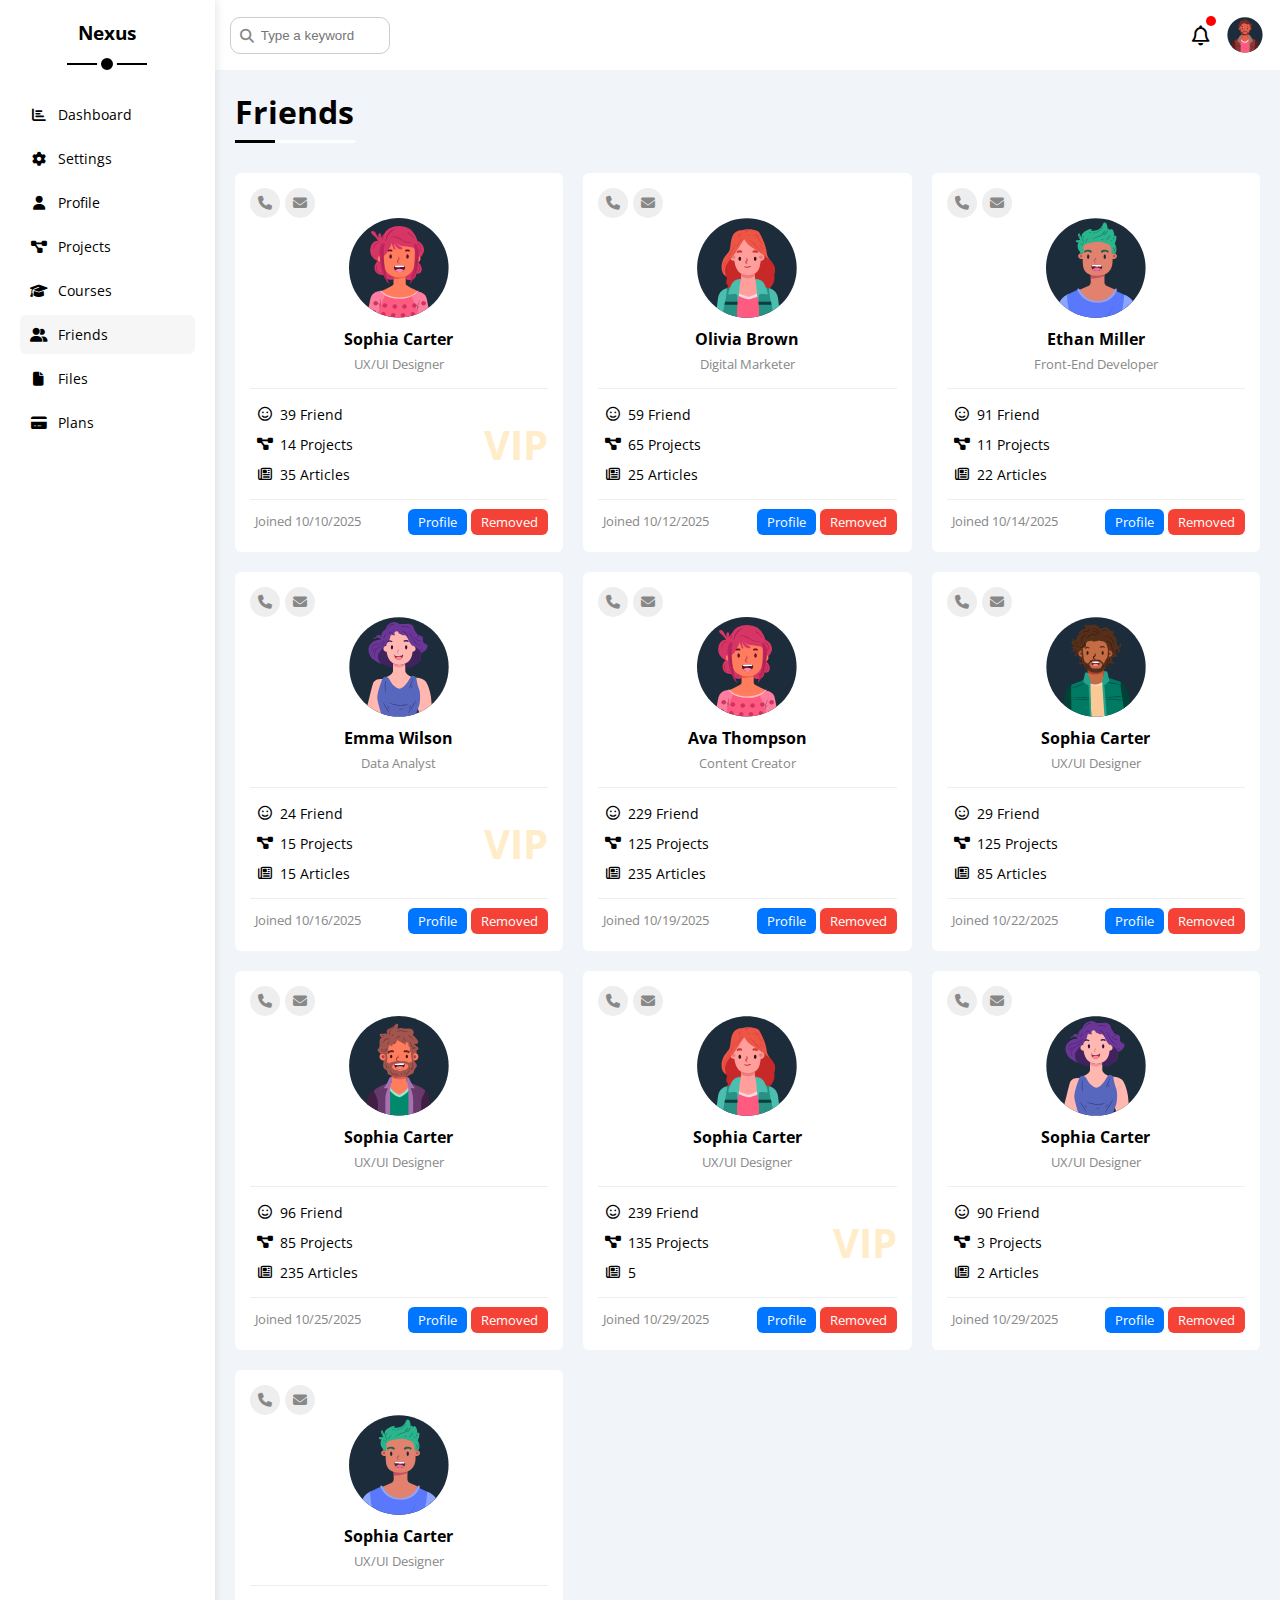
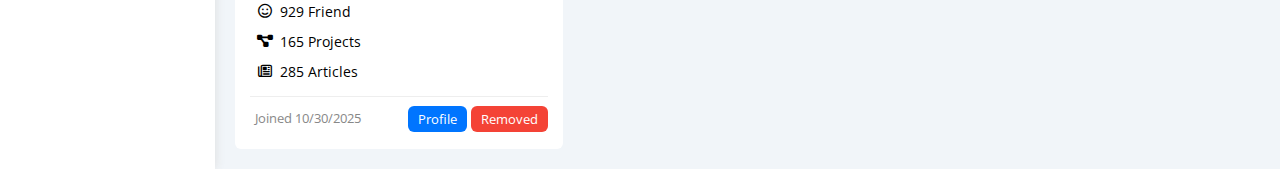
<file: friend.html>
<!DOCTYPE html>
<html lang="en">

<head>
    <meta charset="UTF-8">
    <meta name="viewport" content="width=device-width, initial-scale=1.0">
    <title>Courses</title>
    <link rel="stylesheet" href="css/framework.css">
    <link rel="stylesheet" href="css/main.css">
    <link rel="stylesheet" href="https://cdnjs.cloudflare.com/ajax/libs/font-awesome/6.5.0/css/all.min.css">
    <link rel="preconnect" href="https://fonts.googleapis.com">
    <link rel="preconnect" href="https://fonts.gstatic.com" crossorigin>
    <link href="https://fonts.googleapis.com/css2?family=Open+Sans:wght@300;500&#038;display=swap" rel="stylesheet" />
</head>

<body>
    <div class="page d-flex">
        <div class="sidebar bg-white p-relative">
            <h3 class="p-relative txt-c mt-0">Nexus</h3>
            <ul>
                <li class="rad-6">
                    <a class="d-flex align-center fs-14 c-black rad-6 p-10" href="index.html">
                        <i class="mr-10 fa-solid fa-chart-bar fa-fw"></i>
                        <span>Dashboard</span>
                    </a>
                </li>
                <li>
                    <a class="d-flex align-center fs-14 c-black rad-6 p-10" href="settings.html">
                        <i class="mr-10 fa-solid fa-gear fa-fw"></i>
                        <span>Settings</span>
                    </a>
                </li>
                <li>
                    <a class="d-flex align-center fs-14 c-black rad-6 p-10" href="profile.html">
                        <i class="mr-10 fa-solid fa-user fa-fw"></i>
                        <span>Profile</span>
                    </a>
                </li>
                <li>
                    <a class="d-flex align-center fs-14 c-black rad-6 p-10" href="projects.html">
                        <i class="mr-10 fa-solid fa-diagram-project fa-fw"></i>
                        <span>Projects</span>
                    </a>
                </li>
                <li>
                    <a class="d-flex align-center fs-14 c-black rad-6 p-10" href="courses.html">
                        <i class="mr-10 fa-solid fa-graduation-cap fa-fw"></i>
                        <span>Courses</span>
                    </a>
                </li>
                <li>
                    <a class="active d-flex align-center fs-14 c-black rad-6 p-10" href="friend.html">
                        <i class="mr-10 fa-solid fa-user-group fa-fw"></i>
                        <span>Friends</span>
                    </a>
                </li>
                <li>
                    <a class="d-flex align-center fs-14 c-black rad-6 p-10" href="files.html">
                        <i class="mr-10 fa-solid fa-file fa-fw"></i>
                        <span>Files</span>
                    </a>
                </li>
                <li>
                    <a class="d-flex align-center fs-14 c-black rad-6 p-10" href="plans.html">
                        <i class="mr-10 fa-solid fa-credit-card fa-fw"></i>
                        <span>Plans</span>
                    </a>
                </li>
            </ul>
        </div>
        <div class="content w-full">
            <!-- Start head -->
            <div class="head bg-white p-10 w-full between-flex p-relative">
                <div class="search">
                    <input class="rad-10 p-10 bord-c" type="search" placeholder="Type a keyword">
                </div>
                <div class="icons d-flex align-center">
                    <span class="p-relative">
                        <i class="fa-regular fa-bell mr-10 fa-lg"></i>
                    </span>
                    <img src="images/my-image.svg" alt="">
                </div>
            </div>
            <!-- End head -->
            <h1 class="p-relative">Friends</h1>
            <div class="friends-page d-grid m-20">
                <div class="friend bg-white rad-6 p-15">
                    <div class="icons d-flex fs-14">
                        <i class="fa-solid fa-phone c-gray bg-e mr-5"></i>
                        <i class="fa-solid fa-envelope c-gray bg-e"></i>
                    </div>
                    <img src="images/Group (1).svg" alt="">
                    <h4 class="m-0 mt-10 mb-5 txt-c">Sophia Carter</h4>
                    <p class="m-0 txt-c c-gray fs-13">UX/UI Designer</p>
                    <div class="info pt-10 pb-10 bord-t-e bord-b-e mt-15 between-flex">
                        <div>
                            <div class="d-flex align-center fs-14">
                                <i class="fa-regular fa-face-smile"></i>
                                <span>39 Friend</span>
                            </div>
                            <div class="d-flex align-center fs-14">
                                <i class="fa-solid fa-diagram-project"></i>
                                <span>14 Projects</span>
                            </div>
                            <div class="d-flex align-center fs-14">
                                <i class="fa-regular fa-newspaper"></i>
                                <span>35 Articles</span>
                            </div>
                        </div>
                        <span class="vip">VIP</span>
                    </div>
                    <div class="foot between-flex pt-10 pl-5 pb-5">
                        <span class="fs-13 c-gray">Joined 10/10/2025</span>
                        <div>
                            <a class="btn-shape c-white bg-blue fs-13" href="">Profile</a>
                            <a class="btn-shape c-white bg-red fs-13" href="">Removed</a>

                        </div>
                    </div>

                </div>
                <div class="friend bg-white rad-6 p-15">
                    <div class="icons d-flex fs-14">
                        <i class="fa-solid fa-phone c-gray bg-e mr-5"></i>
                        <i class="fa-solid fa-envelope c-gray bg-e"></i>
                    </div>
                    <img src="images/Group (2).svg" alt="">
                    <h4 class="m-0 mt-10 mb-5 txt-c">Olivia Brown</h4>
                    <p class="m-0 txt-c c-gray fs-13">Digital Marketer</p>
                    <div class="info pt-10 pb-10 bord-t-e bord-b-e mt-15 between-flex">
                        <div>
                            <div class="d-flex align-center fs-14">
                                <i class="fa-regular fa-face-smile"></i>
                                <span>59 Friend</span>
                            </div>
                            <div class="d-flex align-center fs-14">
                                <i class="fa-solid fa-diagram-project"></i>
                                <span>65 Projects</span>
                            </div>
                            <div class="d-flex align-center fs-14">
                                <i class="fa-regular fa-newspaper"></i>
                                <span>25 Articles</span>
                            </div>
                        </div>
                    </div>
                    <div class="foot between-flex pt-10 pl-5 pb-5">
                        <span class="fs-13 c-gray">Joined 10/12/2025</span>
                        <div>
                            <a class="btn-shape c-white bg-blue fs-13" href="">Profile</a>
                            <a class="btn-shape c-white bg-red fs-13" href="">Removed</a>

                        </div>
                    </div>

                </div>
                <div class="friend bg-white rad-6 p-15">
                    <div class="icons d-flex fs-14">
                        <i class="fa-solid fa-phone c-gray bg-e mr-5"></i>
                        <i class="fa-solid fa-envelope c-gray bg-e"></i>
                    </div>
                    <img src="images/Group (3).svg" alt="">
                    <h4 class="m-0 mt-10 mb-5 txt-c">Ethan Miller</h4>
                    <p class="m-0 txt-c c-gray fs-13">Front-End Developer</p>
                    <div class="info pt-10 pb-10 bord-t-e bord-b-e mt-15 between-flex">
                        <div>
                            <div class="d-flex align-center fs-14">
                                <i class="fa-regular fa-face-smile"></i>
                                <span>91 Friend</span>
                            </div>
                            <div class="d-flex align-center fs-14">
                                <i class="fa-solid fa-diagram-project"></i>
                                <span>11 Projects</span>
                            </div>
                            <div class="d-flex align-center fs-14">
                                <i class="fa-regular fa-newspaper"></i>
                                <span>22 Articles</span>
                            </div>
                        </div>
                    </div>
                    <div class="foot between-flex pt-10 pl-5 pb-5">
                        <span class="fs-13 c-gray">Joined 10/14/2025</span>
                        <div>
                            <a class="btn-shape c-white bg-blue fs-13" href="">Profile</a>
                            <a class="btn-shape c-white bg-red fs-13" href="">Removed</a>

                        </div>
                    </div>

                </div>
                <div class="friend bg-white rad-6 p-15">
                    <div class="icons d-flex fs-14">
                        <i class="fa-solid fa-phone c-gray bg-e mr-5"></i>
                        <i class="fa-solid fa-envelope c-gray bg-e"></i>
                    </div>
                    <img src="images/Group (6).svg" alt="">
                    <h4 class="m-0 mt-10 mb-5 txt-c">Emma Wilson</h4>
                    <p class="m-0 txt-c c-gray fs-13">Data Analyst</p>
                    <div class="info pt-10 pb-10 bord-t-e bord-b-e mt-15 between-flex">
                        <div>
                            <div class="d-flex align-center fs-14">
                                <i class="fa-regular fa-face-smile"></i>
                                <span>24 Friend</span>
                            </div>
                            <div class="d-flex align-center fs-14">
                                <i class="fa-solid fa-diagram-project"></i>
                                <span>15 Projects</span>
                            </div>
                            <div class="d-flex align-center fs-14">
                                <i class="fa-regular fa-newspaper"></i>
                                <span>15 Articles</span>
                            </div>
                        </div>
                        <span class="vip">VIP</span>
                    </div>
                    <div class="foot between-flex pt-10 pl-5 pb-5">
                        <span class="fs-13 c-gray">Joined 10/16/2025</span>
                        <div>
                            <a class="btn-shape c-white bg-blue fs-13" href="">Profile</a>
                            <a class="btn-shape c-white bg-red fs-13" href="">Removed</a>

                        </div>
                    </div>

                </div>
                <div class="friend bg-white rad-6 p-15">
                    <div class="icons d-flex fs-14">
                        <i class="fa-solid fa-phone c-gray bg-e mr-5"></i>
                        <i class="fa-solid fa-envelope c-gray bg-e"></i>
                    </div>
                    <img src="images/Group (1).svg" alt="">
                    <h4 class="m-0 mt-10 mb-5 txt-c">Ava Thompson</h4>
                    <p class="m-0 txt-c c-gray fs-13">Content Creator</p>
                    <div class="info pt-10 pb-10 bord-t-e bord-b-e mt-15 between-flex">
                        <div>
                            <div class="d-flex align-center fs-14">
                                <i class="fa-regular fa-face-smile"></i>
                                <span>229 Friend</span>
                            </div>
                            <div class="d-flex align-center fs-14">
                                <i class="fa-solid fa-diagram-project"></i>
                                <span>125 Projects</span>
                            </div>
                            <div class="d-flex align-center fs-14">
                                <i class="fa-regular fa-newspaper"></i>
                                <span>235 Articles</span>
                            </div>
                        </div>
                    </div>
                    <div class="foot between-flex pt-10 pl-5 pb-5">
                        <span class="fs-13 c-gray">Joined 10/19/2025</span>
                        <div>
                            <a class="btn-shape c-white bg-blue fs-13" href="">Profile</a>
                            <a class="btn-shape c-white bg-red fs-13" href="">Removed</a>

                        </div>
                    </div>

                </div>
                <div class="friend bg-white rad-6 p-15">
                    <div class="icons d-flex fs-14">
                        <i class="fa-solid fa-phone c-gray bg-e mr-5"></i>
                        <i class="fa-solid fa-envelope c-gray bg-e"></i>
                    </div>
                    <img src="images/Group (7).svg" alt="">
                    <h4 class="m-0 mt-10 mb-5 txt-c">Sophia Carter</h4>
                    <p class="m-0 txt-c c-gray fs-13">UX/UI Designer</p>
                    <div class="info pt-10 pb-10 bord-t-e bord-b-e mt-15 between-flex">
                        <div>
                            <div class="d-flex align-center fs-14">
                                <i class="fa-regular fa-face-smile"></i>
                                <span>29 Friend</span>
                            </div>
                            <div class="d-flex align-center fs-14">
                                <i class="fa-solid fa-diagram-project"></i>
                                <span>125 Projects</span>
                            </div>
                            <div class="d-flex align-center fs-14">
                                <i class="fa-regular fa-newspaper"></i>
                                <span>85 Articles</span>
                            </div>
                        </div>
                    </div>
                    <div class="foot between-flex pt-10 pl-5 pb-5">
                        <span class="fs-13 c-gray">Joined 10/22/2025</span>
                        <div>
                            <a class="btn-shape c-white bg-blue fs-13" href="">Profile</a>
                            <a class="btn-shape c-white bg-red fs-13" href="">Removed</a>

                        </div>
                    </div>

                </div>
                <div class="friend bg-white rad-6 p-15">
                    <div class="icons d-flex fs-14">
                        <i class="fa-solid fa-phone c-gray bg-e mr-5"></i>
                        <i class="fa-solid fa-envelope c-gray bg-e"></i>
                    </div>
                    <img src="images/Group.svg" alt="">
                    <h4 class="m-0 mt-10 mb-5 txt-c">Sophia Carter</h4>
                    <p class="m-0 txt-c c-gray fs-13">UX/UI Designer</p>
                    <div class="info pt-10 pb-10 bord-t-e bord-b-e mt-15 between-flex">
                        <div>
                            <div class="d-flex align-center fs-14">
                                <i class="fa-regular fa-face-smile"></i>
                                <span>96 Friend</span>
                            </div>
                            <div class="d-flex align-center fs-14">
                                <i class="fa-solid fa-diagram-project"></i>
                                <span>85 Projects</span>
                            </div>
                            <div class="d-flex align-center fs-14">
                                <i class="fa-regular fa-newspaper"></i>
                                <span>235 Articles</span>
                            </div>
                        </div>
                    </div>
                    <div class="foot between-flex pt-10 pl-5 pb-5">
                        <span class="fs-13 c-gray">Joined 10/25/2025</span>
                        <div>
                            <a class="btn-shape c-white bg-blue fs-13" href="">Profile</a>
                            <a class="btn-shape c-white bg-red fs-13" href="">Removed</a>

                        </div>
                    </div>

                </div>
                <div class="friend bg-white rad-6 p-15">
                    <div class="icons d-flex fs-14">
                        <i class="fa-solid fa-phone c-gray bg-e mr-5"></i>
                        <i class="fa-solid fa-envelope c-gray bg-e"></i>
                    </div>
                    <img src="images/Group (2).svg" alt="">
                    <h4 class="m-0 mt-10 mb-5 txt-c">Sophia Carter</h4>
                    <p class="m-0 txt-c c-gray fs-13">UX/UI Designer</p>
                    <div class="info pt-10 pb-10 bord-t-e bord-b-e mt-15 between-flex">
                        <div>
                            <div class="d-flex align-center fs-14">
                                <i class="fa-regular fa-face-smile"></i>
                                <span>239 Friend</span>
                            </div>
                            <div class="d-flex align-center fs-14">
                                <i class="fa-solid fa-diagram-project"></i>
                                <span>135 Projects</span>
                            </div>
                            <div class="d-flex align-center fs-14">
                                <i class="fa-regular fa-newspaper"></i>
                                5
                            </div>
                        </div>
                        <span class="vip">VIP</span>
                    </div>
                    <div class="foot between-flex pt-10 pl-5 pb-5">
                        <span class="fs-13 c-gray">Joined 10/29/2025</span>
                        <div>
                            <a class="btn-shape c-white bg-blue fs-13" href="">Profile</a>
                            <a class="btn-shape c-white bg-red fs-13" href="">Removed</a>

                        </div>
                    </div>

                </div>
                <div class="friend bg-white rad-6 p-15">
                    <div class="icons d-flex fs-14">
                        <i class="fa-solid fa-phone c-gray bg-e mr-5"></i>
                        <i class="fa-solid fa-envelope c-gray bg-e"></i>
                    </div>
                    <img src="images/Group (6).svg" alt="">
                    <h4 class="m-0 mt-10 mb-5 txt-c">Sophia Carter</h4>
                    <p class="m-0 txt-c c-gray fs-13">UX/UI Designer</p>
                    <div class="info pt-10 pb-10 bord-t-e bord-b-e mt-15 between-flex">
                        <div>
                            <div class="d-flex align-center fs-14">
                                <i class="fa-regular fa-face-smile"></i>
                                <span>90 Friend</span>
                            </div>
                            <div class="d-flex align-center fs-14">
                                <i class="fa-solid fa-diagram-project"></i>
                                <span>3 Projects</span>
                            </div>
                            <div class="d-flex align-center fs-14">
                                <i class="fa-regular fa-newspaper"></i>
                                <span>2 Articles</span>
                            </div>
                        </div>
                    </div>
                    <div class="foot between-flex pt-10 pl-5 pb-5">
                        <span class="fs-13 c-gray">Joined 10/29/2025</span>
                        <div>
                            <a class="btn-shape c-white bg-blue fs-13" href="">Profile</a>
                            <a class="btn-shape c-white bg-red fs-13" href="">Removed</a>

                        </div>
                    </div>

                </div>
                <div class="friend bg-white rad-6 p-15">
                    <div class="icons d-flex fs-14">
                        <i class="fa-solid fa-phone c-gray bg-e mr-5"></i>
                        <i class="fa-solid fa-envelope c-gray bg-e"></i>
                    </div>
                    <img src="images/Group (3).svg" alt="">
                    <h4 class="m-0 mt-10 mb-5 txt-c">Sophia Carter</h4>
                    <p class="m-0 txt-c c-gray fs-13">UX/UI Designer</p>
                    <div class="info pt-10 pb-10 bord-t-e bord-b-e mt-15 between-flex">
                        <div>
                            <div class="d-flex align-center fs-14">
                                <i class="fa-regular fa-face-smile"></i>
                                <span>929 Friend</span>
                            </div>
                            <div class="d-flex align-center fs-14">
                                <i class="fa-solid fa-diagram-project"></i>
                                <span>165 Projects</span>
                            </div>
                            <div class="d-flex align-center fs-14">
                                <i class="fa-regular fa-newspaper"></i>
                                <span>285 Articles</span>
                            </div>
                        </div>
                    </div>
                    <div class="foot between-flex pt-10 pl-5 pb-5">
                        <span class="fs-13 c-gray">Joined 10/30/2025</span>
                        <div>
                            <a class="btn-shape c-white bg-blue fs-13" href="">Profile</a>
                            <a class="btn-shape c-white bg-red fs-13" href="">Removed</a>
                        </div>
                    </div>
                </div>
            </div>
        </div>
    </div>
</body>

</html>
</file>
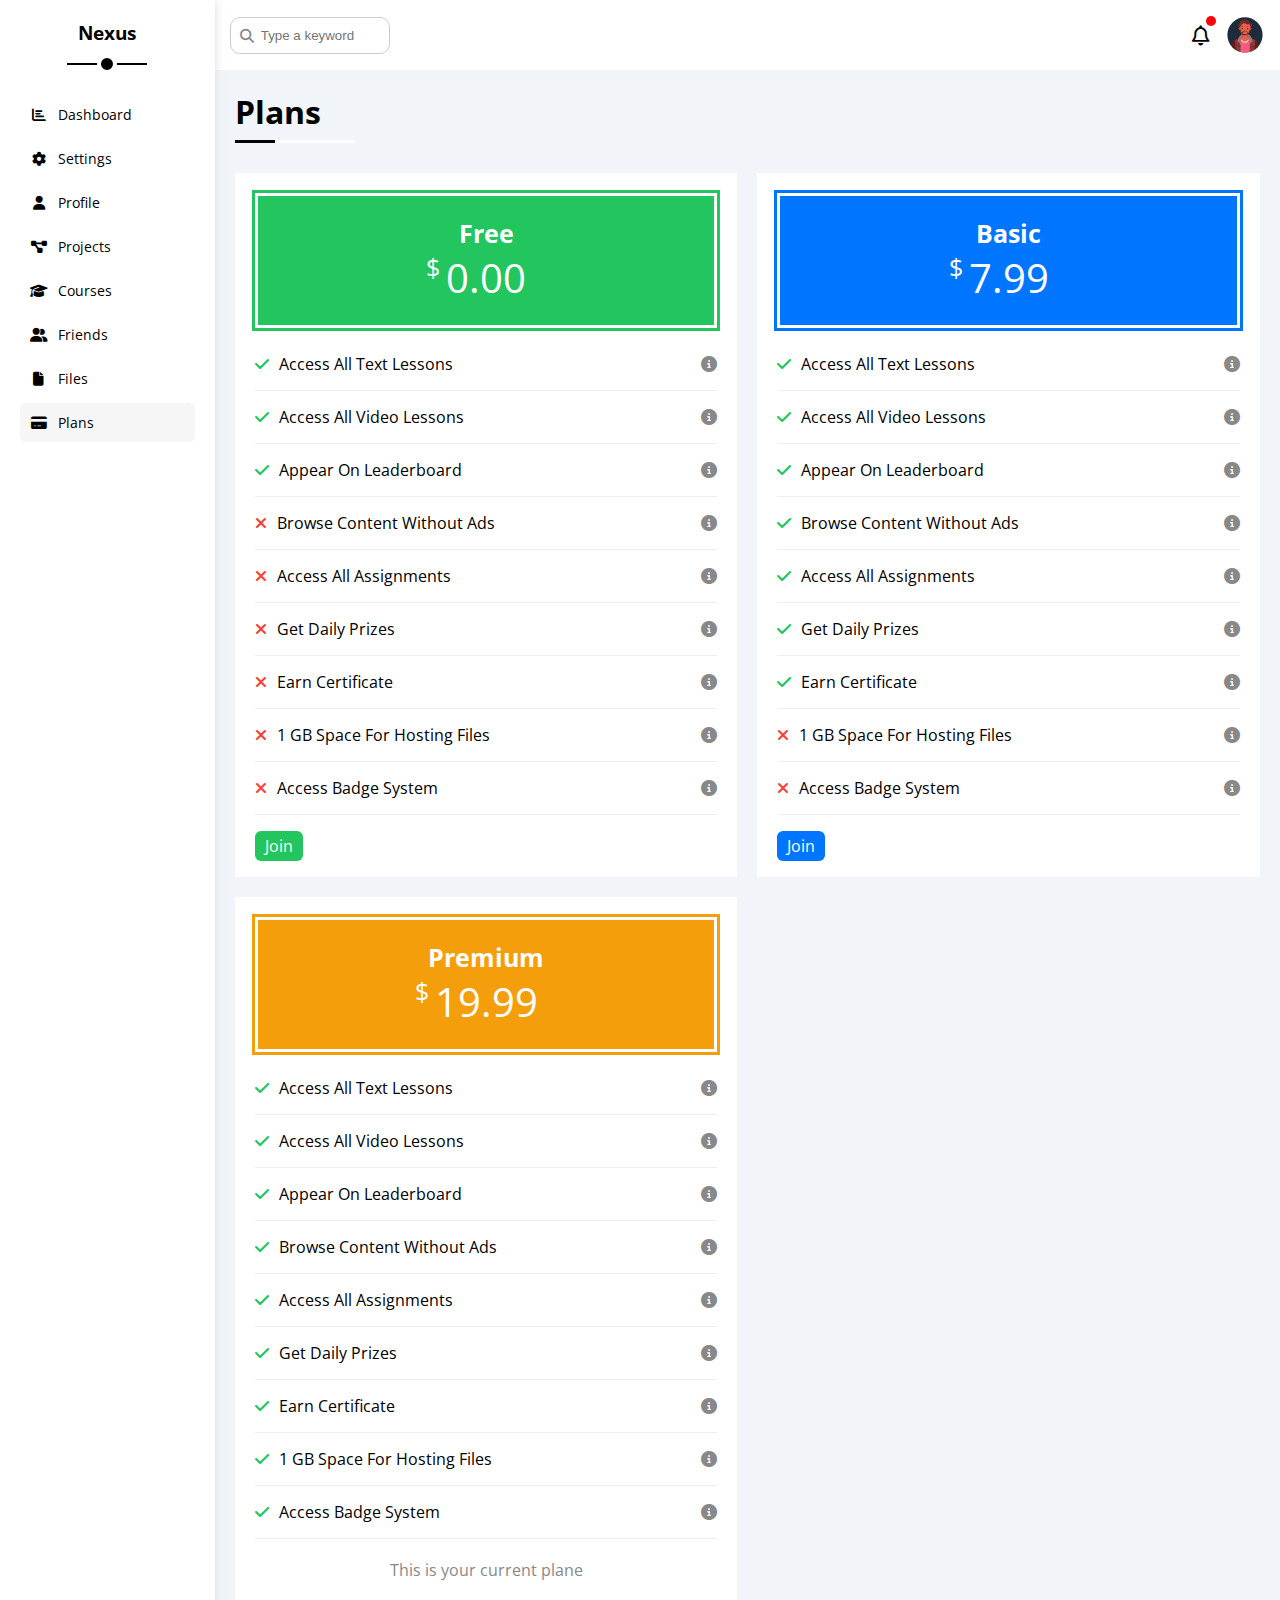
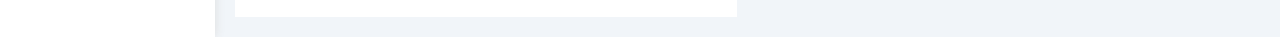
<file: plans.html>
<!DOCTYPE html>
<html lang="en">

<head>
    <meta charset="UTF-8">
    <meta name="viewport" content="width=device-width, initial-scale=1.0">
    <title>Courses</title>
    <link rel="stylesheet" href="css/framework.css">
    <link rel="stylesheet" href="css/main.css">
    <link rel="stylesheet" href="https://cdnjs.cloudflare.com/ajax/libs/font-awesome/6.5.0/css/all.min.css">
    <link rel="preconnect" href="https://fonts.googleapis.com">
    <link rel="preconnect" href="https://fonts.gstatic.com" crossorigin>
    <link href="https://fonts.googleapis.com/css2?family=Open+Sans:wght@300;500&#038;display=swap" rel="stylesheet" />
</head>

<body>
    <div class="page d-flex">
        <div class="sidebar bg-white p-relative">
            <h3 class="p-relative txt-c mt-0">Nexus</h3>
            <ul>
                <li class="rad-6">
                    <a class="d-flex align-center fs-14 c-black rad-6 p-10" href="index.html">
                        <i class="mr-10 fa-solid fa-chart-bar fa-fw"></i>
                        <span>Dashboard</span>
                    </a>
                </li>
                <li>
                    <a class="d-flex align-center fs-14 c-black rad-6 p-10" href="settings.html">
                        <i class="mr-10 fa-solid fa-gear fa-fw"></i>
                        <span>Settings</span>
                    </a>
                </li>
                <li>
                    <a class="d-flex align-center fs-14 c-black rad-6 p-10" href="profile.html">
                        <i class="mr-10 fa-solid fa-user fa-fw"></i>
                        <span>Profile</span>
                    </a>
                </li>
                <li>
                    <a class="d-flex align-center fs-14 c-black rad-6 p-10" href="projects.html">
                        <i class="mr-10 fa-solid fa-diagram-project fa-fw"></i>
                        <span>Projects</span>
                    </a>
                </li>
                <li>
                    <a class="d-flex align-center fs-14 c-black rad-6 p-10" href="courses.html">
                        <i class="mr-10 fa-solid fa-graduation-cap fa-fw"></i>
                        <span>Courses</span>
                    </a>
                </li>
                <li>
                    <a class="d-flex align-center fs-14 c-black rad-6 p-10" href="friend.html">
                        <i class="mr-10 fa-solid fa-user-group fa-fw"></i>
                        <span>Friends</span>
                    </a>
                </li>
                <li>
                    <a class="d-flex align-center fs-14 c-black rad-6 p-10" href="files.html">
                        <i class="mr-10 fa-solid fa-file fa-fw"></i>
                        <span>Files</span>
                    </a>
                </li>
                <li>
                    <a class="active d-flex align-center fs-14 c-black rad-6 p-10" href="plans.html">
                        <i class="mr-10 fa-solid fa-credit-card fa-fw"></i>
                        <span>Plans</span>
                    </a>
                </li>
            </ul>
        </div>
        <div class="content w-full">
            <!-- Start head -->
            <div class="head bg-white p-10 w-full between-flex p-relative">
                <div class="search">
                    <input class="rad-10 p-10 bord-c" type="search" placeholder="Type a keyword">
                </div>
                <div class="icons d-flex align-center">
                    <span class="p-relative">
                        <i class="fa-regular fa-bell mr-10 fa-lg"></i>
                    </span>
                    <img src="images/my-image.svg" alt="">
                </div>
            </div>
            <!-- End head -->
            <h1 class="p-relative">Plans</h1>
            <div class="plans-page d-grid gap-20 m-20">
                <div class="plane bg-white p-20">
                    <div class="price-box green bg-green c-white txt-c pt-20 pb-20 mb-10">
                        <h3 class="option m-0">Free</h3>
                        <div class="amount m-0"><span>$</span>0.00</div>
                    </div>
                    <div class="featuers mb-20">
                        <div class="featuer bord-b-e pt-15 pb-15 between-flex">
                            <p class="done m-0">Access All Text Lessons</p>
                            <a href="#"><i class="fa-solid fa-circle-info c-gray"></i></a>
                        </div>
                        <div class="featuer bord-b-e pt-15 pb-15 between-flex">
                            <p class="done m-0">Access All Video Lessons</p>
                            <a href="#"><i class="fa-solid fa-circle-info c-gray"></i></a>
                        </div>
                        <div class="featuer bord-b-e pt-15 pb-15 between-flex">
                            <p class="done m-0">Appear On Leaderboard</p>
                            <a href="#"><i class="fa-solid fa-circle-info c-gray"></i></a>
                        </div>
                        <div class="featuer bord-b-e pt-15 pb-15 between-flex">
                            <p class="not-done m-0">Browse Content Without Ads</p>
                            <a href="#"><i class="fa-solid fa-circle-info c-gray"></i></a>
                        </div>
                        <div class="featuer bord-b-e pt-15 pb-15 between-flex">
                            <p class="not-done m-0">Access All Assignments</p>
                            <a href="#"><i class="fa-solid fa-circle-info c-gray"></i></a>
                        </div>
                        <div class="featuer bord-b-e pt-15 pb-15 between-flex">
                            <p class="not-done m-0">Get Daily Prizes</p>
                            <a href="#"><i class="fa-solid fa-circle-info c-gray"></i></a>
                        </div>
                        <div class="featuer bord-b-e pt-15 pb-15 between-flex">
                            <p class="not-done m-0">Earn Certificate</p>
                            <a href="#"><i class="fa-solid fa-circle-info c-gray"></i></a>
                        </div>
                        <div class="featuer bord-b-e pt-15 pb-15 between-flex">
                            <p class="not-done m-0">1 GB Space For Hosting Files</p>
                            <a href="#"><i class="fa-solid fa-circle-info c-gray"></i></a>
                        </div>
                        <div class="featuer bord-b-e pt-15 pb-15 between-flex">
                            <p class="not-done m-0">Access Badge System</p>
                            <a href="#"><i class="fa-solid fa-circle-info c-gray"></i></a>
                        </div>
                    </div>
                    <a href="#"><span class="btn-shape c-white bg-green">Join</span></a>
                </div>
                <div class="plane bg-white p-20">
                    <div class="price-box blue bg-blue c-white txt-c pt-20 pb-20 mb-10">
                        <h3 class="option m-0">Basic</h3>
                        <div class="amount m-0"><span>$</span>7.99</div>
                    </div>
                    <div class="featuers mb-20">
                        <div class="featuer bord-b-e pt-15 pb-15 between-flex">
                            <p class="done m-0">Access All Text Lessons</p>
                            <a href="#"><i class="fa-solid fa-circle-info c-gray"></i></a>
                        </div>
                        <div class="featuer bord-b-e pt-15 pb-15 between-flex">
                            <p class="done m-0">Access All Video Lessons</p>
                            <a href="#"><i class="fa-solid fa-circle-info c-gray"></i></a>
                        </div>
                        <div class="featuer bord-b-e pt-15 pb-15 between-flex">
                            <p class="done m-0">Appear On Leaderboard</p>
                            <a href="#"><i class="fa-solid fa-circle-info c-gray"></i></a>
                        </div>
                        <div class="featuer bord-b-e pt-15 pb-15 between-flex">
                            <p class="done m-0">Browse Content Without Ads</p>
                            <a href="#"><i class="fa-solid fa-circle-info c-gray"></i></a>
                        </div>
                        <div class="featuer bord-b-e pt-15 pb-15 between-flex">
                            <p class="done m-0">Access All Assignments</p>
                            <a href="#"><i class="fa-solid fa-circle-info c-gray"></i></a>
                        </div>
                        <div class="featuer bord-b-e pt-15 pb-15 between-flex">
                            <p class="done m-0">Get Daily Prizes</p>
                            <a href="#"><i class="fa-solid fa-circle-info c-gray"></i></a>
                        </div>
                        <div class="featuer bord-b-e pt-15 pb-15 between-flex">
                            <p class="done m-0">Earn Certificate</p>
                            <a href="#"><i class="fa-solid fa-circle-info c-gray"></i></a>
                        </div>
                        <div class="featuer bord-b-e pt-15 pb-15 between-flex">
                            <p class="not-done m-0">1 GB Space For Hosting Files</p>
                            <a href="#"><i class="fa-solid fa-circle-info c-gray"></i></a>
                        </div>
                        <div class="featuer bord-b-e pt-15 pb-15 between-flex">
                            <p class="not-done m-0">Access Badge System</p>
                            <a href="#"><i class="fa-solid fa-circle-info c-gray"></i></a>
                        </div>
                    </div>
                    <a href="#"><span class="btn-shape c-white bg-blue">Join</span></a>
                </div>
                <div class="plane bg-white p-20">
                    <div class="price-box orange bg-orange c-white txt-c pt-20 pb-20 mb-10">
                        <h3 class="option m-0">Premium</h3>
                        <div class="amount m-0"><span>$</span>19.99</div>
                    </div>
                    <div class="featuers mb-20">
                        <div class="featuer bord-b-e pt-15 pb-15 between-flex">
                            <p class="done m-0">Access All Text Lessons</p>
                            <a href="#"><i class="fa-solid fa-circle-info c-gray"></i></a>
                        </div>
                        <div class="featuer bord-b-e pt-15 pb-15 between-flex">
                            <p class="done m-0">Access All Video Lessons</p>
                            <a href="#"><i class="fa-solid fa-circle-info c-gray"></i></a>
                        </div>
                        <div class="featuer bord-b-e pt-15 pb-15 between-flex">
                            <p class="done m-0">Appear On Leaderboard</p>
                            <a href="#"><i class="fa-solid fa-circle-info c-gray"></i></a>
                        </div>
                        <div class="featuer bord-b-e pt-15 pb-15 between-flex">
                            <p class="done m-0">Browse Content Without Ads</p>
                            <a href="#"><i class="fa-solid fa-circle-info c-gray"></i></a>
                        </div>
                        <div class="featuer bord-b-e pt-15 pb-15 between-flex">
                            <p class="done m-0">Access All Assignments</p>
                            <a href="#"><i class="fa-solid fa-circle-info c-gray"></i></a>
                        </div>
                        <div class="featuer bord-b-e pt-15 pb-15 between-flex">
                            <p class="done m-0">Get Daily Prizes</p>
                            <a href="#"><i class="fa-solid fa-circle-info c-gray"></i></a>
                        </div>
                        <div class="featuer bord-b-e pt-15 pb-15 between-flex">
                            <p class="done m-0">Earn Certificate</p>
                            <a href="#"><i class="fa-solid fa-circle-info c-gray"></i></a>
                        </div>
                        <div class="featuer bord-b-e pt-15 pb-15 between-flex">
                            <p class="done m-0">1 GB Space For Hosting Files</p>
                            <a href="#"><i class="fa-solid fa-circle-info c-gray"></i></a>
                        </div>
                        <div class="featuer bord-b-e pt-15 pb-15 between-flex">
                            <p class="done m-0">Access Badge System</p>
                            <a href="#"><i class="fa-solid fa-circle-info c-gray"></i></a>
                        </div>
                    </div>
                    <p class="c-gray txt-c">This is your current plane</p>
                </div>
            </div>
        </div>
    </div>

</body>

</html>
</file>
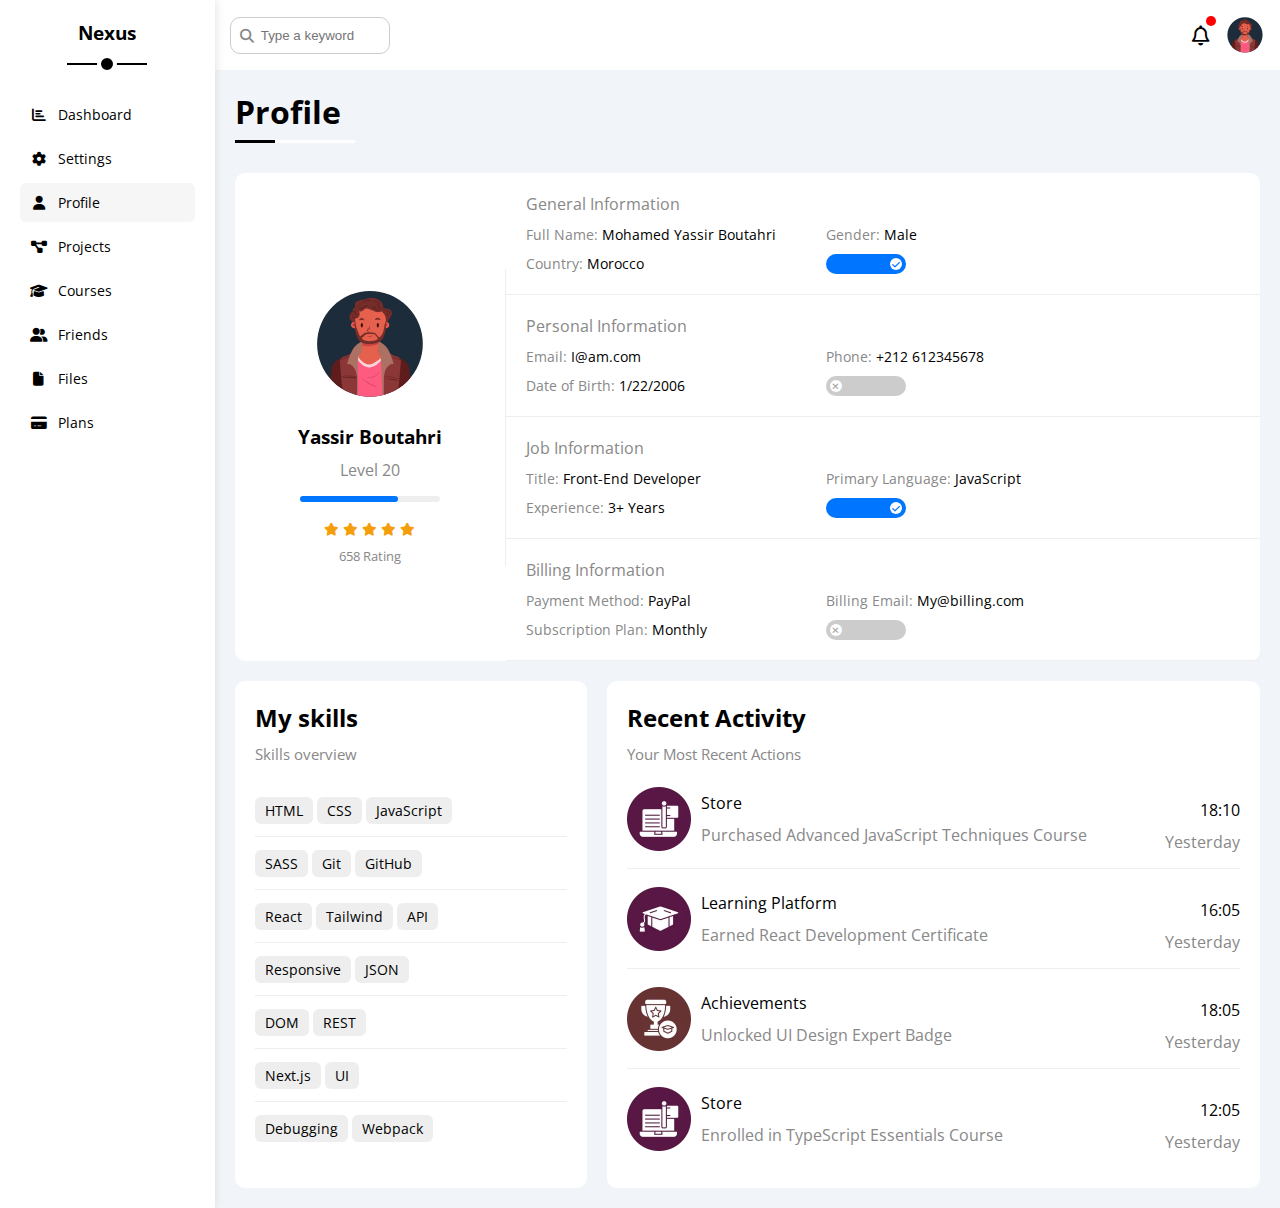
<file: profile.html>
<!DOCTYPE html>
<html lang="en">

<head>
    <meta charset="UTF-8">
    <meta name="viewport" content="width=device-width, initial-scale=1.0">
    <title>Nexus</title>
    <link rel="stylesheet" href="css/framework.css">
    <link rel="stylesheet" href="css/main.css">
    <link rel="stylesheet" href="https://cdnjs.cloudflare.com/ajax/libs/font-awesome/6.5.0/css/all.min.css">
    <link rel="preconnect" href="https://fonts.googleapis.com">
    <link rel="preconnect" href="https://fonts.gstatic.com" crossorigin>
    <link href="https://fonts.googleapis.com/css2?family=Open+Sans:wght@300;500&#038;display=swap" rel="stylesheet" />
</head>

<body>
    <div class="page d-flex">
        <div class="sidebar bg-white p-relative">
            <h3 class="p-relative txt-c mt-0">Nexus</h3>
            <ul>
                <li class="rad-6">
                    <a class="d-flex align-center fs-14 c-black rad-6 p-10" href="index.html">
                        <i class="mr-10 fa-solid fa-chart-bar fa-fw"></i>
                        <span>Dashboard</span>
                    </a>
                </li>
                <li>
                    <a class="d-flex align-center fs-14 c-black rad-6 p-10" href="settings.html">
                        <i class="mr-10 fa-solid fa-gear fa-fw"></i>
                        <span>Settings</span>
                    </a>
                </li>
                <li>
                    <a class="active d-flex align-center fs-14 c-black rad-6 p-10" href="profile.html">
                        <i class="mr-10 fa-solid fa-user fa-fw"></i>
                        <span>Profile</span>
                    </a>
                </li>
                <li>
                    <a class="d-flex align-center fs-14 c-black rad-6 p-10" href="projects.html">
                        <i class="mr-10 fa-solid fa-diagram-project fa-fw"></i>
                        <span>Projects</span>
                    </a>
                </li>
                <li>
                    <a class="d-flex align-center fs-14 c-black rad-6 p-10" href="courses.html">
                        <i class="mr-10 fa-solid fa-graduation-cap fa-fw"></i>
                        <span>Courses</span>
                    </a>
                </li>
                <li>
                    <a class="d-flex align-center fs-14 c-black rad-6 p-10" href="friend.html">
                        <i class="mr-10 fa-solid fa-user-group fa-fw"></i>
                        <span>Friends</span>
                    </a>
                </li>
                <li>
                    <a class="d-flex align-center fs-14 c-black rad-6 p-10" href="files.html">
                        <i class="mr-10 fa-solid fa-file fa-fw"></i>
                        <span>Files</span>
                    </a>
                </li>
                <li>
                    <a class="d-flex align-center fs-14 c-black rad-6 p-10" href="plans.html">
                        <i class="mr-10 fa-solid fa-credit-card fa-fw"></i>
                        <span>Plans</span>
                    </a>
                </li>
            </ul>
        </div>
        <div class="content w-full">
            <!-- Start head -->
            <div class="head bg-white p-10 w-full between-flex p-relative">
                <div class="search">
                    <input class="rad-10 p-10 bord-c" type="search" placeholder="Type a keyword">
                </div>
                <div class="icons d-flex align-center">
                    <span class="p-relative">
                        <i class="fa-regular fa-bell mr-10 fa-lg"></i>
                    </span>
                    <img src="images/my-image.svg" alt="">
                </div>
            </div>
            <!-- End head -->
            <h1 class="p-relative">Profile</h1>
            <div class="profile-page m-20">
                <!-- Start Avatar box -->
                <div class="avatar-box d-flex align-center bg-white rad-10">
                    <div class="avatar txt-c">
                        <img src="images/my-image.svg" alt="">
                        <h3 class="m-0 mb-10">Yassir Boutahri</h3>
                        <span class="c-gray ">Level 20</span>
                        <div class="progress">
                            <div style="width: 70%;"></div>
                        </div>
                        <div class="stars mb-5">
                            <i class="fa-solid fa-star fs-13"></i>
                            <i class="fa-solid fa-star fs-13"></i>
                            <i class="fa-solid fa-star fs-13"></i>
                            <i class="fa-solid fa-star fs-13"></i>
                            <i class="fa-solid fa-star fs-13"></i>
                        </div>
                        <span class="rating fs-13 c-gray">658 Rating</span>
                    </div>
                    <div class="info w-full">
                        <!-- Start row -->
                        <div class="row d-flex f-wrap p-20">
                            <h4 class="title c-gray mb-10 w-full m-0">General Information</h4>
                            <div class=" fs-14">
                                <span class="c-gray">Full Name: </span>
                                <span> Mohamed Yassir Boutahri</span>
                            </div>
                            <div class=" fs-14">
                                <span class="c-gray">Gender: </span>
                                <span>Male</span>
                            </div>
                            <div class=" fs-14">
                                <span class="c-gray">Country: </span>
                                <span>Morocco</span>
                            </div>
                            <div class="fs-14">
                                <label>
                                    <input class="toggle-checkbox" type="checkbox" checked></input>
                                    <div class="toggle-switch"></div>
                                </label>
                            </div>
                        </div>
                        <!-- End row -->
                        <!-- Start row -->
                        <div class="row d-flex f-wrap p-20">
                            <h4 class="title c-gray mb-10 w-full m-0">Personal Information</h4>
                            <div class=" fs-14">
                                <span class="c-gray">Email: </span>
                                <span>I@am.com</span>
                            </div>
                            <div class=" fs-14">
                                <span class="c-gray">Phone: </span>
                                <span>+212 612345678</span>
                            </div>
                            <div class=" fs-14">
                                <span class="c-gray">Date of Birth: </span>
                                <span>1/22/2006</span>
                            </div>
                            <div class="fs-14">
                                <label>
                                    <input class="toggle-checkbox" type="checkbox"></input>
                                    <div class="toggle-switch"></div>
                                </label>
                            </div>
                        </div>
                        <!-- End row -->
                        <!-- Start row -->
                        <div class="row d-flex f-wrap p-20">
                            <h4 class="title c-gray mb-10 w-full m-0">Job Information</h4>
                            <div class=" fs-14">
                                <span class="c-gray">Title: </span>
                                <span>Front-End Developer</span>
                            </div>
                            <div class=" fs-14">
                                <span class="c-gray">Primary Language: </span>
                                <span>JavaScript</span>
                            </div>
                            <div class=" fs-14">
                                <span class="c-gray">Experience: </span>
                                <span>3+ Years</span>
                            </div>
                            <div class="fs-14">
                                <label>
                                    <input class="toggle-checkbox" type="checkbox" checked></input>
                                    <div class="toggle-switch"></div>
                                </label>
                            </div>
                        </div>
                        <!-- End row -->
                        <!-- Start row -->
                        <div class="row d-flex f-wrap p-20">
                            <h4 class="title c-gray mb-10 w-full m-0">Billing Information</h4>
                            <div class=" fs-14">
                                <span class="c-gray">Payment Method: </span>
                                <span>PayPal</span>
                            </div>
                            <div class=" fs-14">
                                <span class="c-gray">Billing Email: </span>
                                <span>My@billing.com</span>
                            </div>
                            <div class=" fs-14">
                                <span class="c-gray">Subscription Plan: </span>
                                <span>Monthly</span>
                            </div>
                            <div class="fs-14">
                                <label>
                                    <input class="toggle-checkbox" type="checkbox"></input>
                                    <div class="toggle-switch"></div>
                                </label>
                            </div>
                        </div>
                        <!-- End row -->
                    </div>
                </div>
                <!-- End avatar box -->
                <div class="skills-activities-box d-flex">
                    <!-- Start skills box -->
                    <div class="skills bg-white mt-20 p-20 rad-10">
                        <h2 class="m-0 mb-10">My skills</h2>
                        <p class="c-gray fs-15 m-0 mb-20">Skills overview</p>
                        <div class="bord-b-e pt-15 pb-15">
                            <span class="bg-e btn-shape fs-14">HTML</span>
                            <span class="bg-e btn-shape fs-14">CSS</span>
                            <span class="bg-e btn-shape fs-14">JavaScript</span>
                        </div>

                        <div class="bord-b-e pt-15 pb-15">
                            <span class="bg-e btn-shape fs-14">SASS</span>
                            <span class="bg-e btn-shape fs-14">Git</span>
                            <span class="bg-e btn-shape fs-14">GitHub</span>
                        </div>
                        <div class="bord-b-e pt-15 pb-15">
                            <span class="bg-e btn-shape fs-14">React</span>
                            <span class="bg-e btn-shape fs-14">Tailwind</span>
                            <span class="bg-e btn-shape fs-14">API</span>
                        </div>
                        <div class="bord-b-e pt-15 pb-15">
                            <span class="bg-e btn-shape fs-14">Responsive</span>

                            <span class="bg-e btn-shape fs-14">JSON</span>
                        </div>
                        <div class="bord-b-e pt-15 pb-15">
                            <span class="bg-e btn-shape fs-14">DOM</span>
                            <span class="bg-e btn-shape fs-14">REST</span>

                        </div>
                        <div class="bord-b-e pt-15 pb-15">
                            <span class="bg-e btn-shape fs-14">Next.js</span>
                            <span class="bg-e btn-shape fs-14">UI</span>

                        </div>
                        <div class="pt-15 pb-15">
                            <span class="bg-e btn-shape fs-14">Debugging</span>
                            <span class="bg-e btn-shape fs-14">Webpack</span>

                        </div>
                    </div>

                    <!-- end skills box -->
                    <!-- start activities box -->
                    <div class="activities bg-white p-20 rad-10 ml-20 mt-20">
                        <h2 class="m-0 mb-10">Recent Activity</h2>
                        <p class="c-gray fs-15 m-0 mb-20">Your Most Recent Actions</p>
                        <div class="row d-flex align-center w-full bord-b-e pb-15">
                            <img class="mr-10" src="images/activity1.webp" alt="">
                            <div class="row-info between-flex w-full">
                                <div>
                                    <p class="m-0 mb-10">Store</p>
                                    <p class="m-0 c-gray">Purchased Advanced JavaScript Techniques Course</p>
                                </div>
                                <div class="date">
                                    <p class="m-0 mb-10">18:10</p>
                                    <p class="c-gray d-block m-0">Yesterday</p>
                                </div>

                            </div>
                        </div>
                        <div class="row d-flex align-center w-full bord-b-e pb-15 pt-15">
                            <img class="mr-10" src="images/activity2.webp" alt="">
                            <div class="row-info between-flex w-full">
                                <div>
                                    <p class="m-0 mb-10">Learning Platform</p>
                                    <p class="m-0 c-gray">Earned React Development Certificate</p>
                                </div>
                                <div class="date">
                                    <p class="m-0 mb-10">16:05</p>
                                    <p class="c-gray d-block m-0">Yesterday</p>
                                </div>

                            </div>
                        </div>
                        <div class="row d-flex align-center w-full bord-b-e pb-15 pt-15">
                            <img class="mr-10" src="images/activity3.webp" alt="">
                            <div class="row-info between-flex w-full">
                                <div>
                                    <p class="m-0 mb-10">Achievements</p>
                                    <p class="m-0 c-gray">Unlocked UI Design Expert Badge</p>
                                </div>
                                <div class="date">
                                    <p class="m-0 mb-10">18:05</p>
                                    <p class="c-gray d-block m-0">Yesterday</p>
                                </div>

                            </div>
                        </div>
                        <div class="row d-flex align-center w-full pb-15 pt-15">
                            <img class="mr-10" src="images/activity1.webp" alt="">
                            <div class="row-info between-flex w-full">
                                <div>
                                    <p class="m-0 mb-10">Store</p>
                                    <p class="m-0 c-gray">Enrolled in TypeScript Essentials Course</p>
                                </div>
                                <div class="date">
                                    <p class="m-0 mb-10">12:05</p>
                                    <p class="c-gray d-block m-0">Yesterday</p>
                                </div>

                            </div>
                        </div>

                    </div>
                    <!-- end activities box -->
                </div>
                <!-- end skills and activities box -->

            </div>
        </div>
    </div>

</body>

</html>
</file>
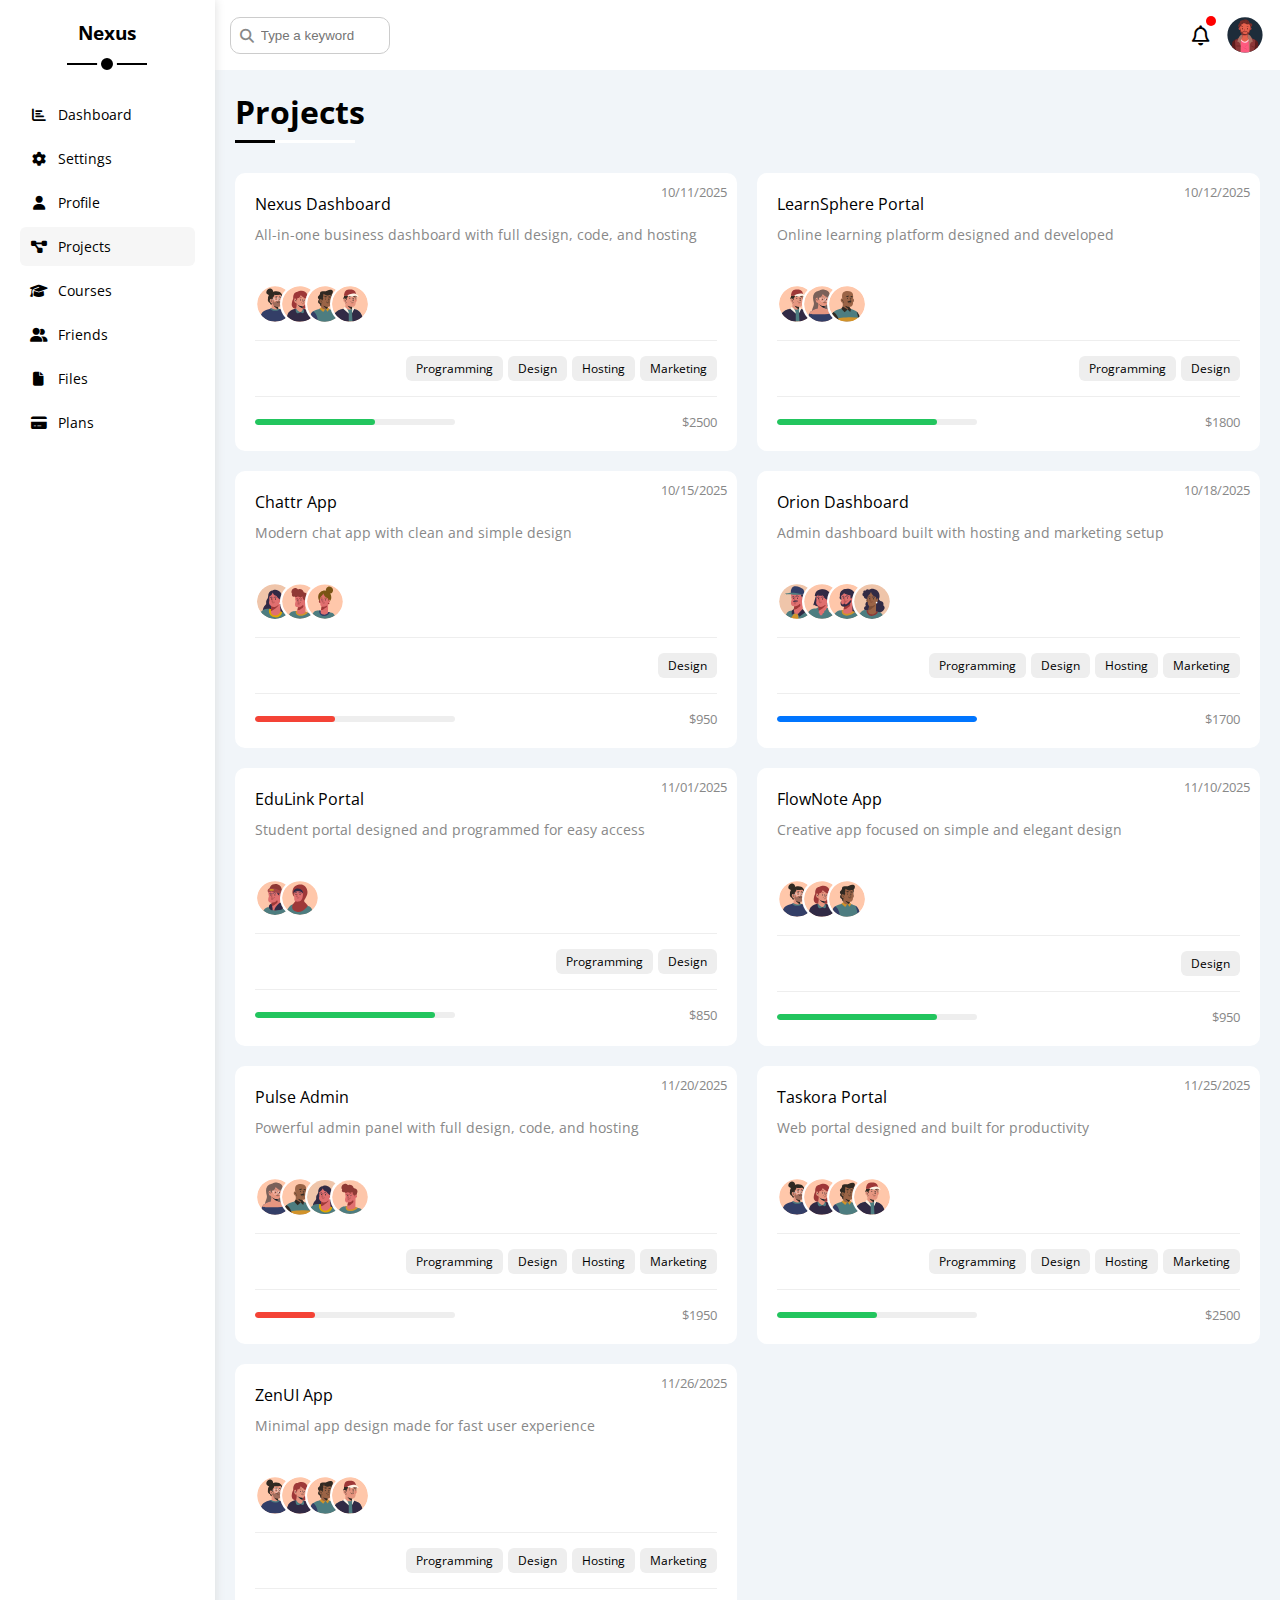
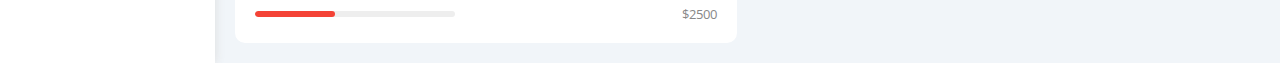
<file: projects.html>
<!DOCTYPE html>
<html lang="en">

<head>
    <meta charset="UTF-8">
    <meta name="viewport" content="width=device-width, initial-scale=1.0">
    <title>Nexus</title>
    <link rel="stylesheet" href="css/framework.css">
    <link rel="stylesheet" href="css/main.css">
    <link rel="stylesheet" href="https://cdnjs.cloudflare.com/ajax/libs/font-awesome/6.5.0/css/all.min.css">
    <link rel="preconnect" href="https://fonts.googleapis.com">
    <link rel="preconnect" href="https://fonts.gstatic.com" crossorigin>
    <link href="https://fonts.googleapis.com/css2?family=Open+Sans:wght@300;500&#038;display=swap" rel="stylesheet" />
</head>

<body>
    <div class="page d-flex">
        <div class="sidebar bg-white p-relative">
            <h3 class="p-relative txt-c mt-0">Nexus</h3>
            <ul>
                <li class="rad-6">
                    <a class="d-flex align-center fs-14 c-black rad-6 p-10" href="index.html">
                        <i class="mr-10 fa-solid fa-chart-bar fa-fw"></i>
                        <span>Dashboard</span>
                    </a>
                </li>
                <li>
                    <a class="d-flex align-center fs-14 c-black rad-6 p-10" href="settings.html">
                        <i class="mr-10 fa-solid fa-gear fa-fw"></i>
                        <span>Settings</span>
                    </a>
                </li>
                <li>
                    <a class="d-flex align-center fs-14 c-black rad-6 p-10" href="profile.html">
                        <i class="mr-10 fa-solid fa-user fa-fw"></i>
                        <span>Profile</span>
                    </a>
                </li>
                <li>
                    <a class="active d-flex align-center fs-14 c-black rad-6 p-10" href="projects.html">
                        <i class="mr-10 fa-solid fa-diagram-project fa-fw"></i>
                        <span>Projects</span>
                    </a>
                </li>
                <li>
                    <a class="d-flex align-center fs-14 c-black rad-6 p-10" href="courses.html">
                        <i class="mr-10 fa-solid fa-graduation-cap fa-fw"></i>
                        <span>Courses</span>
                    </a>
                </li>
                <li>
                    <a class="d-flex align-center fs-14 c-black rad-6 p-10" href="friend.html">
                        <i class="mr-10 fa-solid fa-user-group fa-fw"></i>
                        <span>Friends</span>
                    </a>
                </li>
                <li>
                    <a class="d-flex align-center fs-14 c-black rad-6 p-10" href="files.html">
                        <i class="mr-10 fa-solid fa-file fa-fw"></i>
                        <span>Files</span>
                    </a>
                </li>
                <li>
                    <a class="d-flex align-center fs-14 c-black rad-6 p-10" href="plans.html">
                        <i class="mr-10 fa-solid fa-credit-card fa-fw"></i>
                        <span>Plans</span>
                    </a>
                </li>
            </ul>
        </div>
        <div class="content w-full">
            <!-- Start head -->
            <div class="head bg-white p-10 w-full between-flex p-relative">
                <div class="search">
                    <input class="rad-10 p-10 bord-c" type="search" placeholder="Type a keyword">
                </div>
                <div class="icons d-flex align-center">
                    <span class="p-relative">
                        <i class="fa-regular fa-bell mr-10 fa-lg"></i>
                    </span>
                    <img src="images/my-image.svg" alt="">
                </div>
            </div>
            <!-- End head -->
            <h1 class="p-relative">Projects</h1>
            <div class="projects-page d-grid gap-20 m-20">
                <!-- <div class="wrapper d-grid gap-20"> -->

                <div class="box bg-white rad-10 p-20">
                    <div class="info">
                        <div>
                            <h4 class="m-0 mb-10 fw-normal">Nexus Dashboard</h4>
                            <p class="m-0 c-gray fs-14">All-in-one business dashboard with full design, code, and
                                hosting</p>
                        </div>
                        <span class="date c-gray fs-13">10/11/2025</span>
                    </div>
                    <div class="avatars d-flex">
                        <div class="image">
                            <img src="images/team1.svg" alt="">
                        </div>
                        <div class="image">
                            <img src="images/team2.svg" alt="">
                        </div>
                        <div class="image">
                            <img src="images/team3.svg" alt="">
                        </div>
                        <div class="image ">
                            <img src="images/team4.svg" alt="">
                        </div>
                    </div>
                    <ul class="work pt-15 pb-15 bord-t-e bord-b-e d-flex">
                        <li class="btn-shape bg-e fs-12 w-fit">Programming</li>
                        <li class="btn-shape bg-e fs-12 w-fit">Design</li>
                        <li class="btn-shape bg-e fs-12 w-fit">Hosting</li>
                        <li class="btn-shape bg-e fs-12 w-fit">Marketing</li>
                    </ul>
                    <div class="foot between-flex">
                        <div class="progress">
                            <span class="bg-green" style="width: 60%;"></span>
                        </div>
                        <div class="price fs-13 c-gray">$2500</div>
                    </div>
                </div>
                <div class="box bg-white rad-10 p-20">
                    <div class="info">
                        <div>
                            <h4 class="m-0 mb-10 fw-normal">LearnSphere Portal</h4>
                            <p class="m-0 c-gray fs-14">Online learning platform designed and developed</p>
                        </div>
                        <span class="date c-gray fs-13">10/12/2025</span>
                    </div>
                    <div class="avatars d-flex">
                        <div class="image">
                            <img src="images/team4.svg" alt="">
                        </div>
                        <div class="image">
                            <img src="images/team5.svg" alt="">
                        </div>
                        <div class="image">
                            <img src="images/team6.svg" alt="">
                        </div>
                    </div>
                    <ul class="work pt-15 pb-15 bord-t-e bord-b-e d-flex">
                        <li class="btn-shape bg-e fs-12 w-fit">Programming</li>
                        <li class="btn-shape bg-e fs-12 w-fit">Design</li>
                    </ul>
                    <div class="foot between-flex">
                        <div class="progress">
                            <span class="bg-green" style="width: 80%;"></span>
                        </div>
                        <div class="price fs-13 c-gray">$1800</div>
                    </div>
                </div>
                <div class="box bg-white rad-10 p-20">
                    <div class="info">
                        <div>
                            <h4 class="m-0 mb-10 fw-normal">Chattr App</h4>
                            <p class="m-0 c-gray fs-14">Modern chat app with clean and simple design</p>
                        </div>
                        <span class="date c-gray fs-13">10/15/2025</span>
                    </div>
                    <div class="avatars d-flex">
                        <div class="image">
                            <img src="images/team7.svg" alt="">
                        </div>
                        <div class="image">
                            <img src="images/team8.svg" alt="">
                        </div>
                        <div class="image">
                            <img src="images/team9.svg" alt="">
                        </div>
                    </div>
                    <ul class="work pt-15 pb-15 bord-t-e bord-b-e d-flex">
                        <li class="btn-shape bg-e fs-12 w-fit">Design</li>
                    </ul>
                    <div class="foot between-flex">
                        <div class="progress">
                            <span class="bg-red" style="width: 40%;"></span>
                        </div>
                        <div class="price fs-13 c-gray">$950</div>
                    </div>
                </div>
                <div class="box bg-white rad-10 p-20">
                    <div class="info">
                        <div>
                            <h4 class="m-0 mb-10 fw-normal">Orion Dashboard</h4>
                            <p class="m-0 c-gray fs-14">Admin dashboard built with hosting and marketing setup</p>
                        </div>
                        <span class="date c-gray fs-13">10/18/2025</span>
                    </div>
                    <div class="avatars d-flex">
                        <div class="image">
                            <img src="images/team10.svg" alt="">
                        </div>
                        <div class="image">
                            <img src="images/team11.svg" alt="">
                        </div>
                        <div class="image">
                            <img src="images/team12.svg" alt="">
                        </div>
                        <div class="image ">
                            <img src="images/team13.svg" alt="">
                        </div>
                    </div>
                    <ul class="work pt-15 pb-15 bord-t-e bord-b-e d-flex">
                        <li class="btn-shape bg-e fs-12 w-fit">Programming</li>
                        <li class="btn-shape bg-e fs-12 w-fit">Design</li>
                        <li class="btn-shape bg-e fs-12 w-fit">Hosting</li>
                        <li class="btn-shape bg-e fs-12 w-fit">Marketing</li>
                    </ul>
                    <div class="foot between-flex">
                        <div class="progress">
                            <span class="bg-blue" style="width: 100%;"></span>
                        </div>
                        <div class="price fs-13 c-gray">$1700</div>
                    </div>
                </div>
                <div class="box bg-white rad-10 p-20">
                    <div class="info">
                        <div>
                            <h4 class="m-0 mb-10 fw-normal">EduLink Portal</h4>
                            <p class="m-0 c-gray fs-14">Student portal designed and programmed for easy access</p>
                        </div>
                        <span class="date c-gray fs-13">11/01/2025</span>
                    </div>
                    <div class="avatars d-flex">
                        <div class="image">
                            <img src="images/team14.svg" alt="">
                        </div>
                        <div class="image">
                            <img src="images/team15.svg" alt="">
                        </div>
                    </div>
                    <ul class="work pt-15 pb-15 bord-t-e bord-b-e d-flex">
                        <li class="btn-shape bg-e fs-12 w-fit">Programming</li>
                        <li class="btn-shape bg-e fs-12 w-fit">Design</li>
                    </ul>
                    <div class="foot between-flex">
                        <div class="progress">
                            <span class="bg-green" style="width: 90%;"></span>
                        </div>
                        <div class="price fs-13 c-gray">$850</div>
                    </div>
                </div>
                <div class="box bg-white rad-10 p-20">
                    <div class="info">
                        <div>
                            <h4 class="m-0 mb-10 fw-normal">FlowNote App</h4>
                            <p class="m-0 c-gray fs-14">Creative app focused on simple and elegant design</p>
                        </div>
                        <span class="date c-gray fs-13">11/10/2025</span>
                    </div>
                    <div class="avatars d-flex">
                        <div class="image">
                            <img src="images/team1.svg" alt="">
                        </div>
                        <div class="image">
                            <img src="images/team2.svg" alt="">
                        </div>
                        <div class="image">
                            <img src="images/team3.svg" alt="">
                        </div>
                    </div>
                    <ul class="work pt-15 pb-15 bord-t-e bord-b-e d-flex">
                        <li class="btn-shape bg-e fs-12 w-fit">Design</li>
                    </ul>
                    <div class="foot between-flex">
                        <div class="progress">
                            <span class="bg-green" style="width: 80%;"></span>
                        </div>
                        <div class="price fs-13 c-gray">$950</div>
                    </div>
                </div>
                <div class="box bg-white rad-10 p-20">
                    <div class="info">
                        <div>
                            <h4 class="m-0 mb-10 fw-normal">Pulse Admin</h4>
                            <p class="m-0 c-gray fs-14">Powerful admin panel with full design, code, and hosting</p>
                        </div>
                        <span class="date c-gray fs-13">11/20/2025</span>
                    </div>
                    <div class="avatars d-flex">
                        <div class="image">
                            <img src="images/team5.svg" alt="">
                        </div>
                        <div class="image">
                            <img src="images/team6.svg" alt="">
                        </div>
                        <div class="image">
                            <img src="images/team7.svg" alt="">
                        </div>
                        <div class="image ">
                            <img src="images/team8.svg" alt="">
                        </div>
                    </div>
                    <ul class="work pt-15 pb-15 bord-t-e bord-b-e d-flex">
                        <li class="btn-shape bg-e fs-12 w-fit">Programming</li>
                        <li class="btn-shape bg-e fs-12 w-fit">Design</li>
                        <li class="btn-shape bg-e fs-12 w-fit">Hosting</li>
                        <li class="btn-shape bg-e fs-12 w-fit">Marketing</li>
                    </ul>
                    <div class="foot between-flex">
                        <div class="progress">
                            <span class="bg-red" style="width: 30%;"></span>
                        </div>
                        <div class="price fs-13 c-gray">$1950</div>
                    </div>
                </div>
                <div class="box bg-white rad-10 p-20">
                    <div class="info">
                        <div>
                            <h4 class="m-0 mb-10 fw-normal">Taskora Portal</h4>
                            <p class="m-0 c-gray fs-14">Web portal designed and built for productivity</p>
                        </div>
                        <span class="date c-gray fs-13">11/25/2025</span>
                    </div>
                    <div class="avatars d-flex">
                        <div class="image">
                            <img src="images/team1.svg" alt="">
                        </div>
                        <div class="image">
                            <img src="images/team2.svg" alt="">
                        </div>
                        <div class="image">
                            <img src="images/team3.svg" alt="">
                        </div>
                        <div class="image ">
                            <img src="images/team4.svg" alt="">
                        </div>
                    </div>
                    <ul class="work pt-15 pb-15 bord-t-e bord-b-e d-flex">
                        <li class="btn-shape bg-e fs-12 w-fit">Programming</li>
                        <li class="btn-shape bg-e fs-12 w-fit">Design</li>
                        <li class="btn-shape bg-e fs-12 w-fit">Hosting</li>
                        <li class="btn-shape bg-e fs-12 w-fit">Marketing</li>
                    </ul>
                    <div class="foot between-flex">
                        <div class="progress">
                            <span class="bg-green" style="width: 50%;"></span>
                        </div>
                        <div class="price fs-13 c-gray">$2500</div>
                    </div>
                </div>
                <div class="box bg-white rad-10 p-20">
                    <div class="info">
                        <div>
                            <h4 class="m-0 mb-10 fw-normal">ZenUI App</h4>
                            <p class="m-0 c-gray fs-14">Minimal app design made for fast user experience</p>
                        </div>
                        <span class="date c-gray fs-13">11/26/2025</span>
                    </div>
                    <div class="avatars d-flex">
                        <div class="image">
                            <img src="images/team1.svg" alt="">
                        </div>
                        <div class="image">
                            <img src="images/team2.svg" alt="">
                        </div>
                        <div class="image">
                            <img src="images/team3.svg" alt="">
                        </div>
                        <div class="image ">
                            <img src="images/team4.svg" alt="">
                        </div>
                    </div>
                    <ul class="work pt-15 pb-15 bord-t-e bord-b-e d-flex">
                        <li class="btn-shape bg-e fs-12 w-fit">Programming</li>
                        <li class="btn-shape bg-e fs-12 w-fit">Design</li>
                        <li class="btn-shape bg-e fs-12 w-fit">Hosting</li>
                        <li class="btn-shape bg-e fs-12 w-fit">Marketing</li>
                    </ul>
                    <div class="foot between-flex">
                        <div class="progress">
                            <span class="bg-red" style="width: 40%;"></span>
                        </div>
                        <div class="price fs-13 c-gray">$2500</div>
                    </div>
                </div>
            </div>
        </div>

</body>

</html>
</file>
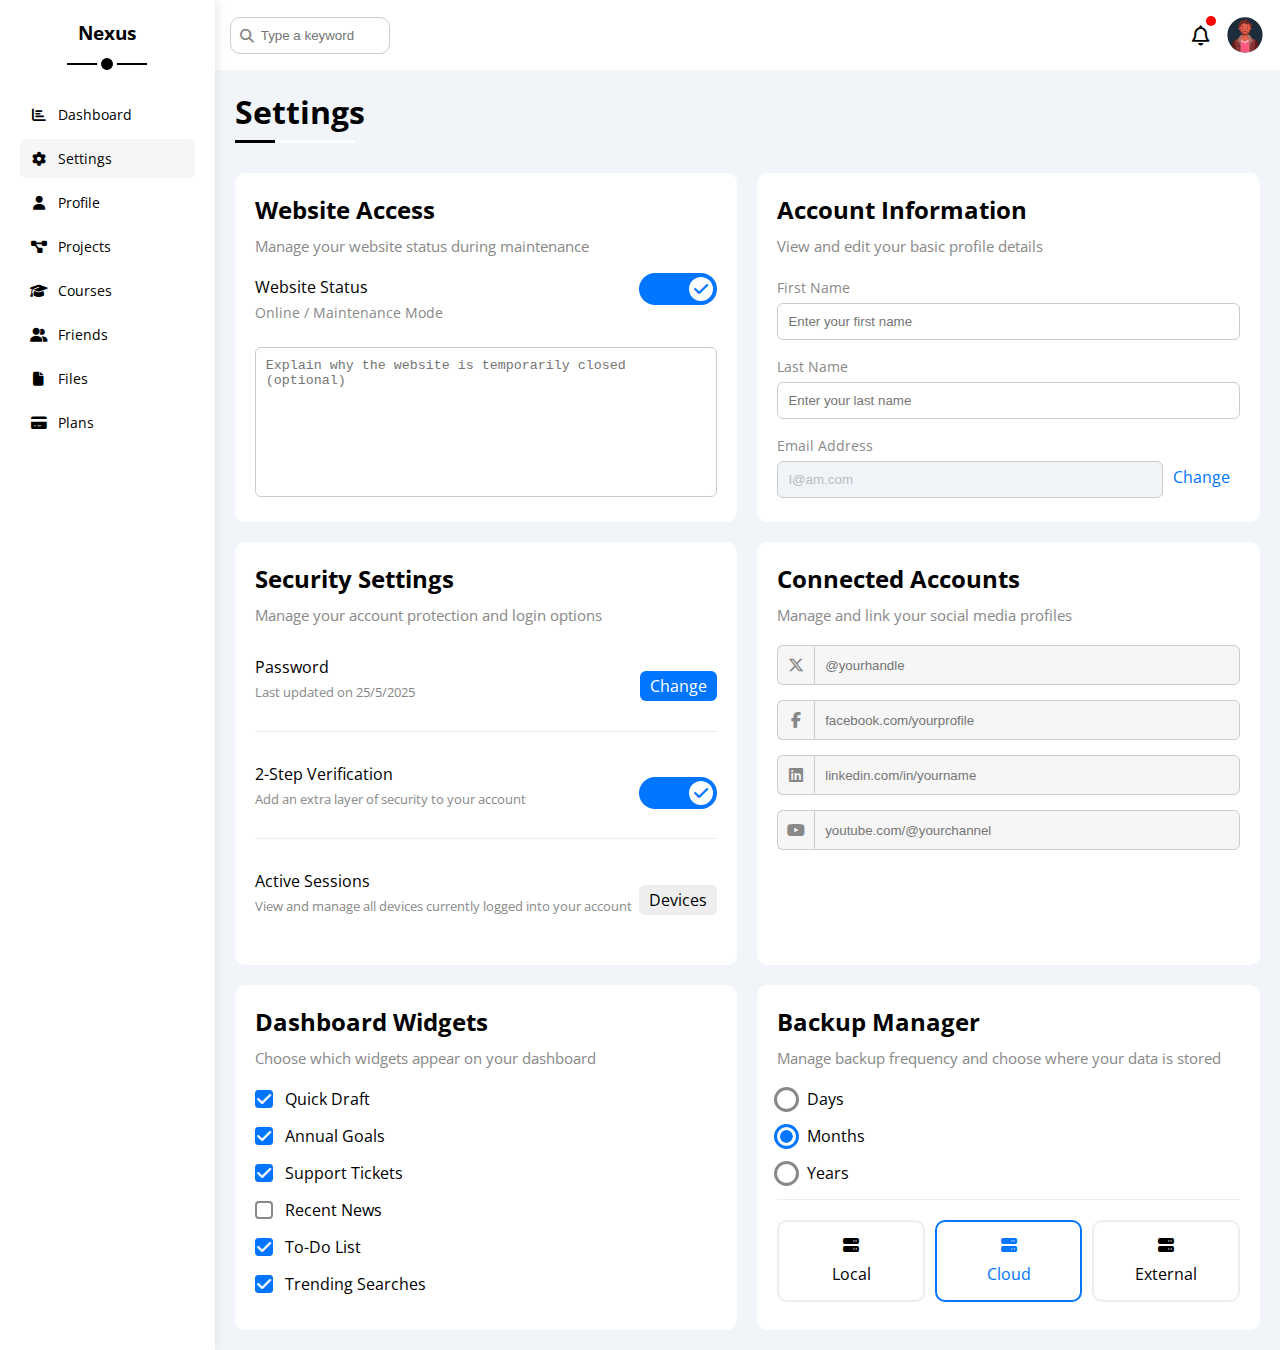
<file: settings.html>
<!DOCTYPE html>
<html lang="en">

<head>
    <meta charset="UTF-8">
    <meta name="viewport" content="width=device-width, initial-scale=1.0">
    <title>Settings</title>
    <link rel="stylesheet" href="css/framework.css">
    <link rel="stylesheet" href="css/main.css">
    <link rel="stylesheet" href="https://cdnjs.cloudflare.com/ajax/libs/font-awesome/6.5.0/css/all.min.css">
    <link rel="preconnect" href="https://fonts.googleapis.com">
    <link rel="preconnect" href="https://fonts.gstatic.com" crossorigin>
    <link href="https://fonts.googleapis.com/css2?family=Open+Sans:wght@300;500&#038;display=swap" rel="stylesheet" />
</head>

<body>
    <div class="page d-flex">
        <div class="sidebar bg-white p-relative">
            <h3 class="p-relative txt-c mt-0">Nexus</h3>
            <ul>
                <li class="rad-6">
                    <a class="d-flex align-center fs-14 c-black rad-6 p-10" href="index.html">
                        <i class="mr-10 fa-solid fa-chart-bar fa-fw"></i>
                        <span>Dashboard</span>
                    </a>
                </li>
                <li>
                    <a class="active d-flex align-center fs-14 c-black rad-6 p-10" href="settings.html">
                        <i class="mr-10 fa-solid fa-gear fa-fw"></i>
                        <span>Settings</span>
                    </a>
                </li>
                <li>
                    <a class="d-flex align-center fs-14 c-black rad-6 p-10" href="profile.html">
                        <i class="mr-10 fa-solid fa-user fa-fw"></i>
                        <span>Profile</span>
                    </a>
                </li>
                <li>
                    <a class="d-flex align-center fs-14 c-black rad-6 p-10" href="projects.html">
                        <i class="mr-10 fa-solid fa-diagram-project fa-fw"></i>
                        <span>Projects</span>
                    </a>
                </li>
                <li>
                    <a class="d-flex align-center fs-14 c-black rad-6 p-10" href="courses.html">
                        <i class="mr-10 fa-solid fa-graduation-cap fa-fw"></i>
                        <span>Courses</span>
                    </a>
                </li>
                <li>
                    <a class="d-flex align-center fs-14 c-black rad-6 p-10" href="friend.html">
                        <i class="mr-10 fa-solid fa-user-group fa-fw"></i>
                        <span>Friends</span>
                    </a>
                </li>
                <li>
                    <a class="d-flex align-center fs-14 c-black rad-6 p-10" href="files.html">
                        <i class="mr-10 fa-solid fa-file fa-fw"></i>
                        <span>Files</span>
                    </a>
                </li>
                <li>
                    <a class="d-flex align-center fs-14 c-black rad-6 p-10" href="plans.html">
                        <i class="mr-10 fa-solid fa-credit-card fa-fw"></i>
                        <span>Plans</span>
                    </a>
                </li>
            </ul>
        </div>
        <div class="content w-full">
            <!-- Start head -->
            <div class="head bg-white p-10 w-full between-flex p-relative">
                <div class="search">
                    <input class="rad-10 p-10 bord-c" type="search" placeholder="Type a keyword">
                </div>
                <div class="icons d-flex align-center">
                    <span class="p-relative">
                        <i class="fa-regular fa-bell mr-10 fa-lg"></i>
                    </span>
                    <img src="images/my-image.svg" alt="">
                </div>
            </div>
            <!-- End head -->
            <h1 class="p-relative">Settings</h1>
            <div class="settings-page m-20 d-grid gap-20">
                <!-- Start Website Access -->
                <div class="website-access rad-10 bg-white p-20">
                    <h2 class="m-0 mb-10">Website Access</h2>
                    <p class="c-gray m-0 fs-15">Manage your website status during maintenance</p>
                    <div class="between-flex">
                        <div class="text">
                            <p class="mt-20 mb-5">Website Status</p>
                            <p class="m-0 c-gray fs-14">Online / Maintenance Mode</p>
                        </div>
                        <label>
                            <input class="toggle-checkbox" type="checkbox" checked></input>
                            <div class="toggle-switch"></div>
                        </label>

                    </div>
                    <textarea class="w-full bord-c rad-6 p-10 mt-25"
                        placeholder="Explain why the website is temporarily closed (optional)"></textarea>

                </div>
                <!-- End Website Access -->
                <!-- Start Account Information -->
                <div class="account-info rad-10 p-20 bg-white">
                    <h2 class="m-0 mb-10">Account Information</h2>
                    <p class="m-0 c-gray fs-15 mb-20">View and edit your basic profile details</p>
                    <form>
                        <label class="fs-14 c-gray" for="first">First Name</label>
                        <input class="w-full p-10 bord-c rad-6 mt-5 mb-15" type="text"
                            placeholder="Enter your first name" id="first">
                        <label class="fs-14 c-gray">Last Name</label>
                        <input class="w-full p-10 bord-c rad-6 mt-5 mb-15" type="text"
                            placeholder="Enter your last name">
                        <label class="fs-14 c-gray">Email Address</label>
                        <div class="d-flex align-center">
                            <input class="w-full p-10 bord-c rad-6 mt-5" type="email" value="I@am.com" readonly>
                            <a class="c-blue p-10" href="">Change</a>
                        </div>
                    </form>
                </div>
                <!-- Start Account Information -->
                <!--Start Security Settings -->
                <div class="security bg-white rad-10 p-20 ">
                    <h2 class="m-0 mb-10">Security Settings</h2>
                    <p class="m-0 c-gray fs-15">Manage your account protection and login options</p>
                    <div class="row between-flex mt-15 bord-b-e">
                        <div class="info mb-30">
                            <p class="mb-5">Password</p>
                            <p class="c-gray fs-13 m-0">Last updated on 25/5/2025</p>
                        </div>
                        <a class="button-t c-white bg-blue btn-shape" href="">Change</a>
                    </div>
                    <div class="row between-flex mt-15 bord-b-e">
                        <div class="info mb-30">
                            <p class="mb-5">2-Step Verification</p>
                            <p class="c-gray fs-13 m-0">Add an extra layer of security to your account</p>
                        </div>
                        <label>
                            <input class="toggle-checkbox" type="checkbox" checked></input>
                            <div class="toggle-switch"></div>
                        </label>
                    </div>
                    <div class="row between-flex mt-15">
                        <div class="info mb-30">
                            <p class="mb-5">Active Sessions</p>
                            <p class="c-gray fs-13 m-0">View and manage all devices currently logged into your account
                            </p>
                        </div>
                        <a class="c-black bg-e btn-shape" href="">Devices</a>
                    </div>
                </div>
                <!--end Security Settings -->
                <!--Start Connected Accounts -->
                <div class="connected-accounts bg-white rad-10 p-20">
                    <h2 class="m-0 mb-10">Connected Accounts</h2>
                    <p class="c-gray fs-15 m-0 mb-20">Manage and link your social media profiles</p>
                    <div class="media d-flex align-center mb-15">
                        <i class="fa-brands fa-x-twitter  c-gray"></i>
                        <input class="bord-c w-full" type="text" placeholder="@yourhandle">
                    </div>

                    <div class="media d-flex align-center mb-15">
                        <i class="fa-brands fa-facebook-f c-gray"></i>
                        <input class="bord-c w-full" type="text" placeholder="facebook.com/yourprofile">
                    </div>
                    <div class="media d-flex align-center mb-15">
                        <i class="fa-brands fa-linkedin c-gray"></i>
                        <input class="bord-c w-full" type="text" placeholder="linkedin.com/in/yourname">
                    </div>
                    <div class="media d-flex align-center">
                        <i class="fa-brands fa-youtube c-gray"></i>
                        <input class="bord-c w-full" type="text" placeholder="youtube.com/@yourchannel">
                    </div>
                </div>
                <!-- End Connected Accounts -->
                <!-- Start Dashboard Widgets -->
                <div class="dashboard-widgets bg-white rad-10 p-20">
                    <h2 class="m-0 mb-10">Dashboard Widgets</h2>
                    <p class="m-0 mb-20 c-gray fs-15">Choose which widgets appear on your dashboard</p>
                    <div class="mb-15 d-flex align-center">
                        <input class=" mr-10" type="checkbox" id="draft" checked>
                        <label for="draft">Quick Draft</label>
                    </div>
                    <div class="mb-15 d-flex align-center">
                        <input class=" mr-10" type="checkbox" id="Goals" checked>
                        <label for="Goals">Annual Goals</label>
                    </div>
                    <div class="mb-15 d-flex align-center">
                        <input class=" mr-10" type="checkbox" id="Tickets" checked>
                        <label for="Tickets">Support Tickets</label>
                    </div>
                    <div class="mb-15 d-flex align-center">
                        <input class=" mr-10" type="checkbox" id="News">
                        <label for="News">Recent News</label>
                    </div>
                    <div class="mb-15 d-flex align-center">
                        <input class=" mr-10" type="checkbox" id="List" checked>
                        <label for="List">To-Do List</label>
                    </div>
                    <div class="mb-15 d-flex align-center">
                        <input class=" mr-10" type="checkbox" id="Trending" checked>
                        <label for="Trending">Trending Searches</label>
                    </div>
                </div>
                <!-- End Dashboard Widgets -->
                <!-- Start Backup Manager -->
                <div class="backup bg-white rad-10 p-20">
                    <h2 class="m-0 mb-10">Backup Manager</h2>
                    <p class="m-0 mb-20 c-gray fs-15">Manage backup frequency and choose where your data is stored</p>
                    <form>
                        <div class="mb-15">
                            <input type="radio" id="days" name="period">
                            <label for="days">Days</label>
                        </div>
                        <div class="mb-15">
                            <input type="radio" id="Months" name="period" checked>
                            <label for="Months">Months</label>
                        </div>
                        <div class="mb-15">
                            <input type="radio" id="Years" name="period">
                            <label for="Years">Years</label>
                        </div>
                    </form>
                    <div class="servers d-flex align-center txt-c bord-t-e pt-20">

                        <input type="radio" name="server" id="Local">

                        <label class="server w-full rad-10 p-15" for="Local">
                            <i class="fa-solid fa-server mb-10"></i>
                            Local
                        </label>


                        <input type="radio" name="server" id="Cloud" checked>

                        <label class="server w-full rad-10 p-15" for="Cloud">
                            <i class="fa-solid fa-server mb-10"></i>
                            Cloud
                        </label>


                        <input type="radio" name="server" id="External">

                        <label class="server w-full rad-10 p-15" for="External">
                            <i class="fa-solid fa-server mb-10"></i>
                            External
                        </label>

                    </div>
                </div>
                <!-- End Backup Manager -->
            </div>
        </div>
    </div>

</body>

</html>
</file>
<file: css/main.css>
/* Start varibles */
:root {
    --blue-color: #0075ff;
    --blue-alt-color: #0d69d5;
    --orange-color: #f59e0b;
    --green-color: #22c55e;
    --red-color: #f44336;
    --gray-color: #888;
    --main-transation: 0.3s;
}

/* End varibles */

/* Start Global rules */
* {
    box-sizing: border-box;
}

body {
    font-family: "Open Sans", sans-serif;
    margin: 0;
}

*:focus {
    outline: none;
}

a {
    text-decoration: none;
}

ul {
    list-style: none;
    padding: 0;
}

::-webkit-scrollbar {
    width: 15px;
}

::-webkit-scrollbar-track {
    background-color: white;
}

::-webkit-scrollbar-thumb {
    background-color: var(--blue-color);
}

::-webkit-scrollbar-thumb:hover {
    background-color: var(--blue-alt-color);
}

.page {
    background-color: #F1F5F9;
    min-height: 100vh;
}

/* End global rules */
/* Start sidebar */
.sidebar {
    width: 250px;
    box-shadow: 0px 0px 10px #ddd;
    z-index: 1;
    padding: 20px;
}

.sidebar>h3 {
    margin-bottom: 50px;
}

.sidebar h3::before,
.sidebar h3::after {
    content: "";
    position: absolute;
    left: 50%;
    transform: translateX(-50%);
    background-color: black;

}

.sidebar h3::before {
    width: 80px;
    height: 2px;
    bottom: -20px;
}


.sidebar h3::after {
    width: 12px;
    height: 12px;
    bottom: -29px;
    border-radius: 50%;
    border: 4px solid white;
}

.sidebar ul li a:hover,
.sidebar ul li a.active {
    background-color: #f6f6f6;
}

.sidebar ul li a {
    margin-bottom: 5px;
    transition: 0.3s;
}

.sidebar ul li a:hover {
    background-color: #f6f6f6;
}

@media(max-width: 767px) {
    .sidebar {
        width: 58px;
        padding: 10px;
    }

    .sidebar>h3 {
        font-size: 13px;
        margin-bottom: 15px;
    }

    .sidebar h3::before,
    .sidebar h3::after {
        display: none;
    }

    .sidebar ul li span {
        display: none;
    }

    .sidebar ul li i {
        margin: 0;
    }
}

/* End sidebar */
/* Start content */
.content {
    overflow: hidden;
}

.content .head .search::before {
    font-family: "Font Awesome 6 Free";
    content: "\f002";
    font-weight: 900;
    font-size: 14px;
    left: 25px;
    top: 50%;
    transform: translatey(-50%);
    position: absolute;
    color: var(--gray-color);
}

.content .head .search input {
    padding-left: 30px;
    margin-left: 5px;
    width: 160px;
    color: #757575;
    transition: width var(--main-transation);
}

.content .head .search input:focus::placeholder {
    opacity: 0;

}

.content .head .search input:focus {
    width: 200px;
}

.content .head .icons span::before {
    content: "";
    position: absolute;
    width: 10px;
    height: 10px;
    background-color: red;
    top: -8px;
    right: 4px;
    border-radius: 50%;
}

.content .head img {
    width: 50px;
}

.page h1 {
    margin: 20px 20px 40px;
}

.page h1::before,
.page h1::after {
    content: "";
    position: absolute;
    height: 3px;
    bottom: -10px;
    left: 0;
}

.page h1::before {
    background-color: white;
    width: 120px;
}

.page h1::after {
    background-color: black;
    width: 40px;
}


.wrapper {
    grid-template-columns: repeat(auto-fill, minmax(450px, 1fr));
    margin-right: 20px;
    margin-left: 20px;
    margin-bottom: 20px;
}

@media (max-width: 767px) {
    .wrapper {
        grid-template-columns: minmax(200px, 1fr);
        margin-right: 10px;
        margin-left: 10px;

    }
}

/* Start Welcom */
.welcome {
    overflow: hidden;
}

.welcome .body {
    border-top: 1px solid #eee;
    border-bottom: 1px solid #eee;
}

.welcome .body>div {
    flex: 1;
}

.welcome .visit {
    margin: 15px 15px 15px auto;
    transition: var(--main-transation);
}

.welcome .visit:hover {
    background-color: var(--blue-alt-color);
}

.welcome .intro img {
    width: 200px;
}

.welcome .avatar {
    width: 80px;
    margin-top: -40px;
    border-radius: 50%;
    border: 5px solid white;
    margin-left: 20px;
    box-shadow: 0 0 5px #ddd;
}

@media (max-width: 767px) {
    .welcome .intro {
        padding-bottom: 30px;
    }

    .welcome .avatar {
        margin-left: 0;
    }

    .welcome .body>div:not(:last-child) {
        margin-bottom: 20px;
    }
}

/* End Welcom */
/* Start Draft */
.draft textarea {
    min-height: 180px;
    resize: none;
}

.draft .save {
    margin-left: auto;
    transition: var(--main-transation);
    cursor: pointer;
}

.draft .save:hover {
    background-color: var(--blue-alt-color);
}

/* End draft*/
/* Start annual goals */
.annual-goals .target:not(:last-child) {
    margin-bottom: 20px;

}

.annual-goals .target>div:first-child {
    width: 80px;
    height: 80px;

}

.annual-goals .revenue>div:first-child {
    background-color: #cce3ff;

}

.annual-goals .projects>div:first-child {
    background-color: #fdecce;

}

.annual-goals .clients>div:first-child {
    background-color: #d3f3df;

}

.annual-goals .target>div i {
    font-size: 25px;
}

.annual-goals .target .info {
    flex: 1;
    margin-left: 15px;
}

.annual-goals .target .tracker {
    height: 4px;
    width: 100%;
}

.annual-goals .revenue .tracker {
    background-color: #cce3ff;
}

.annual-goals .projects .tracker {
    background-color: #fdecce;
}

.annual-goals .clients .tracker {
    background-color: #d3f3df;
}

.annual-goals .target .tracker .progress {
    height: 4px;
    position: relative;
}

.annual-goals .revenue .tracker .progress {
    background-color: var(--blue-color);
}

.annual-goals .projects .tracker .progress {
    background-color: var(--orange-color);
}

.annual-goals .clients .tracker .progress {
    background-color: var(--green-color);
}

.annual-goals .target .tracker .progress::before {
    content: attr(progress);
    padding: 2px 5px;
    border-radius: 6px;
    position: absolute;
    right: -18px;
    bottom: 15px;
    font-size: 13px;
    text-align: center;
    color: white;
}

.annual-goals .revenue .tracker .progress::before {
    background-color: var(--blue-color);
}

.annual-goals .projects .tracker .progress::before {
    background-color: var(--orange-color);
}

.annual-goals .clients .tracker .progress::before {
    background-color: var(--green-color);
}


.annual-goals .target .tracker .progress::after {
    content: "";
    width: 0;
    height: 0;
    position: absolute;
    right: -6px;
    bottom: 5px;
    border-style: solid;
    border-width: 6px 6px 6px 6px;
}

.annual-goals .revenue .tracker .progress::after {
    border-color: var(--blue-color) transparent transparent transparent;
}

.annual-goals .projects .tracker .progress::after {
    border-color: var(--orange-color) transparent transparent transparent;
}

.annual-goals .clients .tracker .progress::after {
    border-color: var(--green-color) transparent transparent transparent;
}

/* End annual goals */
/* Start support tickets */
.support-tickets .tickets .ticket {
    width: calc(50% - 10px);
}

@media (max-width: 767px) {
    .support-tickets .tickets .ticket {
        width: 100%;
    }
}

.support-tickets .tickets .ticket i {
    font-size: 30px;
}

/* End support tickets */
/* Start news */
.recent-news .box:not(:last-child) {
    border-bottom: 1px solid #eee;
    padding-bottom: 20px;
    margin-bottom: 20px;
}

@media (max-width: 767px) {
    .recent-news .box>div p {
        margin-bottom: 10px;
    }
}

.recent-news .box img {
    height: 60px;
    width: 100px;
    margin-right: 15px;
}

@media (max-width: 767px) {
    .recent-news .box img {
        margin-right: 0;
    }
}

/* End news */

/* Start to-do list */
.to-do-list .done .info,
.to-do-list .done i {
    opacity: 0.3;
}

.to-do-list .done .info {
    text-decoration: line-through;
}

.to-do-list .task i {
    transition: var(--main-transation);
    cursor: pointer;
}

.to-do-list .task i:hover {
    color: var(--red-color);
}

/* End to-do list */
/* Start Recent uploads */
.recent-uploads .upload img {
    width: 40px;
}

/* End Recent uploads */
/* Start Project Progress */
.progress>div:not(:last-child) div {
    margin-bottom: 25px;
}

.progress>div div {
    width: 25px;
    height: 25px;
    background-color: var(--blue-color);
    border-radius: 50%;
    border: 2px solid white;
    outline: 2px solid var(--blue-color);
    position: relative;
}

.progress>div .doing {
    background-color: white;
    transition: var(--main-transation);
    animation: working 0.8s infinite alternate;

}

.progress>div .to-do {
    background-color: white;
}

.progress>div:not(:last-of-type) div::before {
    content: "";
    position: absolute;
    width: 2px;
    height: 29px;
    background-color: var(--blue-color);
    bottom: -31px;
    left: 50%;
    transform: translateX(-50%);
}

.progress img {
    position: absolute;
    width: 200px;
    bottom: 20px;
    right: 20px;
    opacity: 0.2;
}

/* Start Project Progress */
/* Sart Reminders */
.reminders ul li {
    position: relative;
    margin-left: 45px;
}

.reminders ul li::before {
    content: "";
    position: absolute;
    left: -15px;
    height: 100%;
    width: 2px;
    top: 0;
}

.reminders ul .blue::before {
    background-color: var(--blue-color);
}

.reminders ul .green::before {
    background-color: var(--green-color);
}

.reminders ul .orange::before {
    background-color: var(--orange-color);
}

.reminders ul .red::before {
    background-color: var(--red-color);
}

.reminders ul li::after {
    content: "";
    position: absolute;
    left: -45px;
    height: 15px;
    width: 15px;
    top: 50%;
    transform: translateY(-50%);
    border-radius: 50%;
    background-color: red;
}

.reminders ul .blue::after {
    background-color: var(--blue-color);
}

.reminders ul .green::after {
    background-color: var(--green-color);
}

.reminders ul .orange::after {
    background-color: var(--orange-color);
}

.reminders ul .red::after {
    background-color: var(--red-color);
}

/* End Reminders */
/* Start recent post */
.recent-post .publisher {
    margin-left: -10px;
}

.recent-post img {
    width: 75px;
}

.recent-post .post {
    font-size: 17px;
    line-height: 1.6;
    min-height: 140px;
}

/* End recent post */
/* Start social meida */


.social-media .media i {
    height: 55px;
    width: 60px;
    display: flex;
    align-items: center;
    justify-content: center;
    font-size: 30px;
    transition: var(--main-transation);
}

.social-media .media i:hover {
    transform: rotate(5deg);
}

/*  */
.social-media .x {
    background-color: #d2ecfc;
}


.social-media .x div .button,
.social-media .x i {
    background-color: #1da1f2;
}

.social-media .x div .followers {
    color: #1da1f2;
}

/*  */
/*  */
.social-media .f {
    background-color: #d1e4fc;
}


.social-media .f div .button,
.social-media .f i {
    background-color: #1877f2;
}

.social-media .f div .followers {
    color: #1877f2;
}

/*  */
/*  */
.social-media .y {
    background-color: #ffcccc;
}


.social-media .y div .button,
.social-media .y i {
    background-color: #ff0000;
}

.social-media .y div .followers {
    color: #ff0000;
}

/*  */
/*  */
.social-media .in {
    background-color: #cce4f0;
}

.social-media .in div .button,
.social-media .in i {
    background-color: #0077b5;
}

.social-media .in div .followers {
    color: #0077b5;
}

/*  */
/* End social media */
/* Start projects */
.projects-table {
    margin: 0 20px 20px 20px;
}

.projects-table table {
    width: 100%;
    min-width: 1000px;
}


.projects-table table,
td,
th {
    border: 1px solid #eee;
}

.projects-table table th {
    text-align: start;
    background-color: #eee;
    padding: 15px;
}

.projects-table table td {
    padding: 15px;
}

.projects-table table tr {
    transition: var(--main-transation);
}

.projects-table table tr:hover {
    background-color: #faf7f7;
}

table {
    border-collapse: collapse;
}

.projects-table tr td img {
    width: 32px;
    padding: 2px;
    background-color: white;
}

.projects-table table img:not(:first-child) {
    margin-left: -20px;
}

/* End projects */
/* End content */

/* toggle */
.toggle-checkbox {
    appearance: none;
    display: none;
}

.toggle-switch {
    height: 32px;
    width: 78px;
    background-color: #ccc;
    border-radius: 16px;
    position: relative;
    cursor: pointer;
    transition: var(--main-transation);
}

.toggle-switch::before {
    font-family: "Font Awesome 6 Free";
    content: "\f00d";
    font-weight: 900;
    border-radius: 50%;
    position: absolute;
    width: 24px;
    height: 24px;
    background-color: white;
    left: 4px;
    top: 4px;
    display: flex;
    justify-content: center;
    align-items: center;
    color: #aaa;
    transition: var(--main-transation);
}

.toggle-checkbox:checked+.toggle-switch {
    background-color: var(--blue-color);
}

.toggle-checkbox:checked+.toggle-switch:before {
    content: "\f00c";
    left: 50px;
    color: var(--blue-color);
}

/* End toggle */

/* Start settings */
.settings-page {
    grid-template-columns: repeat(auto-fill, minmax(500px, 1fr));

}

@media (max-width: 767px) {
    .settings-page {
        grid-template-columns: minmax(100px, 1fr);
        margin-right: 10px;
        margin-left: 10px;
        gap: 10px;
    }
}

.website-access textarea {
    height: 150px;
    resize: none;
}

/* Start account info */
.account-info form input[type="email"] {
    background-color: #f0f4f8;
    color: #bbb;
    cursor: not-allowed;

}

/* end account info */
.settings-page .security .row .button-t {
    transition: var(--main-transation);
}

.settings-page .security .row .button-t:hover {
    background-color: var(--blue-alt-color);

}

/* Start connected-accounts */
.settings-page .connected-accounts input {
    background-color: #f6f6f6;
    border-radius: 0 6px 6px 0;
    height: 40px;
    padding-left: 10px;


}

.settings-page .connected-accounts .media i {
    transition: var(--main-transation);
    width: 40px;
    background-color: #f6f6f6;
    height: 40px;
    border-radius: 6px 0 0 6px;
    border: 1px solid #ccc;
    border-right: none;
    display: flex;
    align-items: center;
    justify-content: center;
}

.settings-page .connected-accounts .media:focus-within i {
    color: black;
}

/* End connected-accounts */

/* Start Dashboard Widgets  */
.settings-page .dashboard-widgets div input {
    appearance: none;
    display: none;

}

.settings-page .dashboard-widgets label:hover:before {
    border-color: var(--blue-alt-color);
}

.settings-page .dashboard-widgets div label {
    cursor: pointer;
    position: relative;
    padding-left: 30px;
}

.settings-page .dashboard-widgets div label::before,
.settings-page .dashboard-widgets div label::after {
    content: "";
    position: absolute;
    left: 0;
    top: 50%;
    margin-top: -9px;
    border-radius: 4px;

}

.settings-page .dashboard-widgets div label::before {
    width: 14px;
    height: 14px;
    border: 2px solid var(--gray-color);
}

.settings-page .dashboard-widgets div label::after {
    font-family: "Font Awesome 6 Free";
    content: "\f00c";
    background-color: var(--blue-color);
    width: 18px;
    height: 18px;
    transition: var(--main-transation);
    font-weight: 900;
    color: white;
    display: flex;
    align-items: center;
    justify-content: center;
    transform: scale(0) rotate(360deg);

}

.settings-page .dashboard-widgets div input:checked+label::after {
    transform: scale(1);

}

/* End Dashboard widgets */
/* Start Backup Manager */
.backup form input {
    appearance: none;
    display: none;
}

.backup form label {
    position: relative;
    padding-left: 30px;
    cursor: pointer;

}

.backup form label::before {
    content: "";
    width: 13px;
    height: 13px;
    border: 3px solid white;
    outline: 3px solid var(--gray-color);
    position: absolute;
    left: 0;
    top: 50%;
    border-radius: 50%;
    margin-top: -9px;
    z-index: 1;
    background-color: transparent;

}

.backup form label::after {
    content: "";
    position: absolute;
    width: 0;
    height: 0;
    left: 9.165px;
    top: 50%;
    border-radius: 50%;
    background-color: var(--blue-color);
    z-index: 0;
    transform: translatey(-50%);
    transition: var(--main-transation);

}

.backup form input:checked+label::after {
    width: 14px;
    height: 14px;
    left: 2px;
}

.backup form input:checked+label::before {
    outline-color: var(--blue-color);
}

.backup .servers input {
    appearance: none;
    display: none;
}

.backup .servers {
    gap: 10px;
}

@media(max-width: 767px) {
    .backup .servers {
        flex-wrap: wrap;
    }
}

.backup .servers i {
    display: block;
}

.backup .servers .server {
    border: 2px solid #eee;
    cursor: pointer;
}

.backup .servers input:checked+.server {
    color: var(--blue-color);
    border-color: var(--blue-color);
}

/* End Backup Manager */
/* End settings */

/* Start profile */
/* Start avatar-box */
@media (max-width: 767px) {
    .profile-page .avatar-box {
        flex-direction: column;

    }
}

.profile-page .avatar-box img {
    width: 150px;
}

.profile-page .avatar-box .avatar {

    padding: 0 60px;
}

@media (min-width: 768px) {
    .profile-page .avatar-box .avatar {
        border-right: 1px solid #eee;
    }
}

.profile-page .avatar-box .avatar .progress {
    height: 6px;
    width: 140px;
    background-color: #eee;
    border-radius: 6px;
    margin: 15px auto;
    position: relative;

}

.profile-page .avatar-box .avatar .progress div {
    background-color: var(--blue-color);
    position: absolute;
    left: 0;
    top: 0;
    height: 6px;
    border-radius: 6px;
}

.profile-page .avatar-box .avatar .stars {
    color: var(--orange-color);

}

.profile-page .avatar-box .info .toggle-switch {
    width: 80px;
    height: 20px;
}

.profile-page .avatar-box .info .toggle-switch::before {
    height: 12px;
    width: 12px;
    font-size: 9px;
}

.profile-page .toggle-checkbox:checked+.toggle-switch:before {
    left: 64px;
}

.profile-page .avatar-box .info .row {
    padding-bottom: 10px;
    border-bottom: 1px solid #eee;
    transition: var(--main-transation);
}

.profile-page .avatar-box .info .row:hover {
    background-color: #f9f9f9;
}

.profile-page .avatar-box .info .row>div {
    width: 300px;
    margin-bottom: 10px;
}

@media(max-width: 767px) {
    .profile-page .avatar-box .info .row>div {
        width: 100%;

    }

    .profile-page .avatar-box .info .row {
        text-align: center;
    }

    .profile-page .avatar-box .info .row div:last-child {
        margin: 0 auto 10px;
    }
}

.profile-page .avatar-box .info .row h4 {
    font-weight: normal;
}

/* End avatar-box */
/* Start skills and activities boxes */
.profile-page .skills {
    width: 35%;
}

@media (max-width: 991px) {
    .profile-page .skills {
        width: 100%;
        text-align: center;
    }
}

.profile-page .activities {
    width: 65%;
}

@media (max-width: 991px) {
    .skills-activities-box {
        flex-direction: column;
    }

    .profile-page .activities {
        width: 100%;
        margin: 20px 0 0 0;
    }
}


@media(max-width: 991px) {
    .profile-page .activities .row {
        flex-direction: column;
        text-align: center;
    }
}

.profile-page .activities .row img {
    width: 64px;
}

@media(max-width: 991px) {
    .profile-page .activities .row img {
        margin: 0;

    }
}

@media(max-width: 991px) {
    .profile-page .activities .row .row-info {
        flex-direction: column;
        margin-top: 15px;

    }
}

.profile-page .activities .row .date {
    margin-top: 15px;

}

@media(min-width: 992px) {
    .profile-page .activities .row .date {
        text-align: end;
    }
}

/* End skills and activities boxes box */
/* End profile */
/* Start projects-page */
.projects-page {
    grid-template-columns: repeat(auto-fill, minmax(500px, 1fr));
}

@media (max-width: 767px) {
    .projects-page {
        grid-template-columns: minmax(200px, 1fr);
        margin-left: 10px;
        margin-right: 10px;
        gap: 10px;
    }
}

.projects-page .box {
    position: relative;
}

.projects-page .box .info .date {
    position: absolute;
    right: 10px;
    top: 10px;
}

.projects-page .box .avatars {
    margin-top: 40px;

}

.projects-page .box .image {
    background-color: white;
    border-radius: 50%;
    display: flex;
}

.projects-page .box .image:hover {
    z-index: 2;
}

.projects-page .box .image:not(:first-child) {
    margin-left: -15px;
}

.projects-page .box img {
    width: 40px;
    padding: 2px;
    border-radius: 50%;
}

.projects-page ul {
    justify-content: flex-end;
}

@media (max-width: 767px) {
    .projects-page ul {
        flex-direction: column;
        gap: 5px;
    }

    .projects-page ul li {
        margin-left: 0;

    }
}

.projects-page ul li {
    margin-left: 5px;
}

.projects-page .box .foot .progress {
    height: 6px;
    width: 200px;
    background-color: #eee;
    border-radius: 6px;
    overflow: hidden;
    position: relative;
}

@media (max-width: 767px) {
    .projects-page .box .foot {
        flex-direction: column;
        gap: 10px;
    }
}

.projects-page .box .foot .progress span {
    position: absolute;
    height: 6px;
    border-radius: 6px;
}

/* End projects-page */
/* Start courses-page */
.courses-page {
    grid-template-columns: repeat(auto-fit, minmax(300px, 1fr));
    gap: 20px;
}

@media (max-width: 767px) {
    .courses-page {
        grid-template-columns: repeat(auto-fit, minmax(200px, 1fr));
        gap: 10px;
        margin-right: 10px;
        margin-left: 10px;
    }
}

.courses-page .box {
    overflow: hidden;
}

.courses-page .avatar {
    position: absolute;
    top: 20px;
    left: 20px;
    width: 60px;
    border-radius: 50%;
    border: 3px solid white;
}

.courses-page p {
    line-height: 1.6;
}

.courses-page .box .button {
    position: absolute;
    bottom: 35px;
    left: 50%;
    transform: translateX(-50%);

}

.courses-page .box img:nth-child(2) {
    background-color: #222;
}

/* End courses-page */
/* start friends-page */
.friends-page {
    grid-template-columns: repeat(auto-fill, minmax(300px, 1fr));
    gap: 20px;
}

@media (max-width: 767px) {
    .friends-page {
        grid-template-columns: minmax(200px, 1fr);
        gap: 10px;
        margin-right: 10px;
        margin-left: 10px;
    }
}

.friends-page .friend i {
    width: 30px;
    height: 30px;
    display: flex;
    justify-content: center;
    align-items: center;
    border-radius: 50%;
    transition: var(--main-transation);
}

.friends-page .friend .icons i:hover {
    background-color: var(--blue-color);
    color: white;
    cursor: pointer;
}

.friends-page img {
    width: 100px;
    display: block;
    margin: 0 auto;
}

.friends-page .vip {
    font-size: 40px;
    font-weight: bold;
    color: #ffedca;
}

/* End friends-page */
/* Start files page */
.files-page {
    flex-direction: row-reverse;
    align-items: flex-start;
}

@media (max-width: 767px) {
    .files-page {
        flex-direction: column;
        align-items: normal;
    }
}

.files-page .files {
    flex: 1;
    grid-template-columns: repeat(auto-fill, minmax(200px, 1fr));
    gap: 20px;
}

.files-page img {
    width: 64px;
    margin: 0 auto;
    transition: var(--main-transation);
}

.files-page .files .file:hover img {
    transform: rotate(6deg);
}

.files-page .uploads {
    min-width: 260px;
}

.files-page .uploads .button {
    padding: 10px 15px;
    margin: 0 auto;
    transition: var(--main-transation);
}

.files-page .uploads .button:hover {
    background-color: var(--blue-alt-color);
}

.files-page .uploads .button:hover i {
    animation: up-and-down 0.8s infinite;
}

.files-page .uploads .file i {
    width: 40px;
    height: 40px;
    margin-right: 10px;
    display: flex;
}

.files-page .uploads .size {
    margin-left: auto;
}

.files-page .uploads .file .blue {
    background-color: #cce3ff;
}

.files-page .uploads .file .green {
    background-color: #d3f3df;
}

.files-page .uploads .file .red {
    background-color: #f443364a;
}


.files-page .uploads .file .orange {
    background-color: #fdecce;
}

/* End files page */
/* Start plans page */
.plans-page .price-box h3 {
    font-size: 25px;
}

.plans-page .price-box div {
    font-size: 40px;
}

.plans-page .price-box {
    border: 3px solid white;
    outline: 3px solid var(--green-color);
}

.plans-page .blue {
    outline-color: var(--blue-color);
}

.plans-page .orange {
    outline-color: var(--orange-color);
}

.plans-page {
    grid-template-columns: repeat(auto-fill, minmax(450px, 1fr));
}

@media(max-width: 767px) {
    .plans-page {
        grid-template-columns: minmax(250px, 1fr);
        gap: 10px;
        margin-left: 10px;
        margin-right: 10px;
    }
}

.plans-page .price-box .amount {
    position: relative;
    width: fit-content;
    margin: 0 auto;
}

.plans-page .price-box .amount span {
    font-size: 25px;
    position: absolute;
    top: 0px;
    left: -20px;
}

.plans-page .plane .featuer .done::before {
    font-family: "Font Awesome 6 Free";
    content: "\f00c";
    font-weight: 900;
    margin-right: 10px;
    color: var(--green-color);
}

.plans-page .plane .featuer .not-done::before {
    font-family: "Font Awesome 6 Free";
    content: "\f00d";
    font-weight: 900;
    margin-right: 10px;
    color: var(--red-color);
}


/* End plans page */

@keyframes working {
    to {
        background-color: var(--blue-color);
    }
}

@keyframes up-and-down {

    0%,
    100% {
        transform: translateY(0px);
    }

    50% {
        transform: translateY(-5px);
    }
}

/* End animation */
</file>
<file: css/framework.css>
/* Start varibles */
:root {
    --blue-color: #0075ff;
    --blue-alt-color: #0d69d5;
    --orange-color: #f59e0b;
    --green-color: #22c55e;
    --red-color: #f44336;
    --gray-color: #888;
    --main-transation: 0.3s;
}

/* End varibles */
/* Start box */
.d-flex {
    display: flex;
}

.fd-column {
    flex-direction: column;
}

.f-wrap {
    flex-wrap: wrap;
}

.f-1 {
    flex: 1;
}

.d-block {
    display: block;
}

.s-between {
    justify-content: space-between;

}

.justify-center {
    justify-content: center;
}

.align-center {
    align-items: center;
}

.d-grid {
    display: grid;
}

.gap-20 {
    gap: 20px;
}

@media (max-width: 767px) {
    .mobile-block {
        display: block;
    }

    .hide-in-mobile {
        display: none;
    }
}

/* End box */
/* Start padding + margin */
.p-10 {
    padding: 10px;
}

.p-15 {
    padding: 15px;
}

.p-20 {
    padding: 20px;
}

.pt-5 {
    padding-top: 5px;
}

.pt-10 {
    padding-top: 10px;
}

.pt-15 {
    padding-top: 15px;
}

.pt-20 {
    padding-top: 20px;
}

.pt-30 {
    padding-top: 30px;
}

.pb-5 {
    padding-bottom: 5px;
}

.pb-10 {
    padding-bottom: 10px;
}

.pb-15 {
    padding-bottom: 15px;
}

.pb-20 {
    padding-bottom: 20px;
}

.pb-30 {
    padding-bottom: 30px;
}

.pl-15 {
    padding-left: 15px;
}

.pl-5 {
    padding-left: 5px;
}

.m-0 {
    margin: 0;
}

.m-20 {
    margin: 20px;
}



.mt-0 {
    margin-top: 0;
}

.mt-5 {
    margin-top: 5px;
}

.mt-10 {
    margin-top: 10px;
}

.mt-15 {
    margin-top: 15px;
}

.mt-20 {
    margin-top: 20px;
}

.mt-25 {
    margin-top: 25px;
}

.mr-5 {
    margin-right: 5px;
}

.mr-10 {
    margin-right: 10px;
}

.mr-15 {
    margin-right: 15px;
}

.mb-5 {
    margin-bottom: 5px;
}

.mb-10 {
    margin-bottom: 10px;
}

.mb-15 {
    margin-bottom: 15px;
}

.mb-20 {
    margin-bottom: 20px;
}

.mb-25 {
    margin-bottom: 25px;
}

.mb-30 {
    margin-bottom: 30px;
}

.ml-5 {
    margin-left: 5px;
}

.ml-10 {
    margin-left: 10px;
}

.ml-20 {
    margin-left: 20px;
}

/* End padding + margin */

/* Start color */
.bg-white {
    background-color: white;
}

.bg-eee {
    background-color: #eee;
}

.bg-blue {
    background-color: var(--blue-color);
}

.bg-orange {
    background-color: var(--orange-color);
}

.bg-red {
    background-color: var(--red-color);
}

.bg-green {
    background-color: var(--green-color);
}

.bg-e {
    background-color: #eee;
}

.c-black {
    color: black;
}

.c-gray {
    color: var(--gray-color);
}

.c-white {
    color: white;
}

.c-blue {
    color: var(--blue-color);
}

.c-orange {
    color: var(--orange-color);
}

.c-green {
    color: var(--green-color);
}

.c-red {
    color: var(--red-color);
}


/* End color */

/* Start position */
.p-relative {
    position: relative;
}

.p-absolute {
    position: absolute;
}

/* End position */

/* Start font */
.txt-c {
    text-align: center;
}

.fs-12 {
    font-size: 12px;
}

.fs-13 {
    font-size: 13px;
}

.fs-14 {
    font-size: 14px;
}

.fs-15 {
    font-size: 15px;
}

.fs-16 {
    font-size: 16px;
}

.fs-25 {
    font-size: 25px;
}

@media (max-width: 767px) {
    .txt-c-mobile {
        text-align: center;
    }
}

.fw-bold {
    font-weight: bold;
}

.fw-normal {
    font-weight: normal;
}

/* End font */

/* Start border*/
.bord-c {
    border: 1px solid #ccc;
}

.bord-e {
    border: 1px solid #eee;

}

.bord-b-e {
    border-bottom: 1px solid #eee;

}

.bord-t-e {
    border-top: 1px solid #eee;

}

.bord-half {
    border-radius: 50%;
}

.rad-6 {
    border-radius: 6px;
}

.rad-10 {
    border-radius: 10px;
}

.rad-50 {
    border-radius: 50%;
}

.bord-non {
    border: none;
}

/* End border*/
/* Start width */
.w-full {
    width: 100%;
}

.w-fit {
    width: fit-content;
}

/* End width */
/* Start component */
.center-flex {
    display: flex;
    justify-content: center;
    align-items: center;
}

.between-flex {
    display: flex;
    justify-content: space-between;
    align-items: center;

}

.btn-shape {
    padding: 4px 10px;
    border-radius: 6px;
}

/* End component */
</file>
